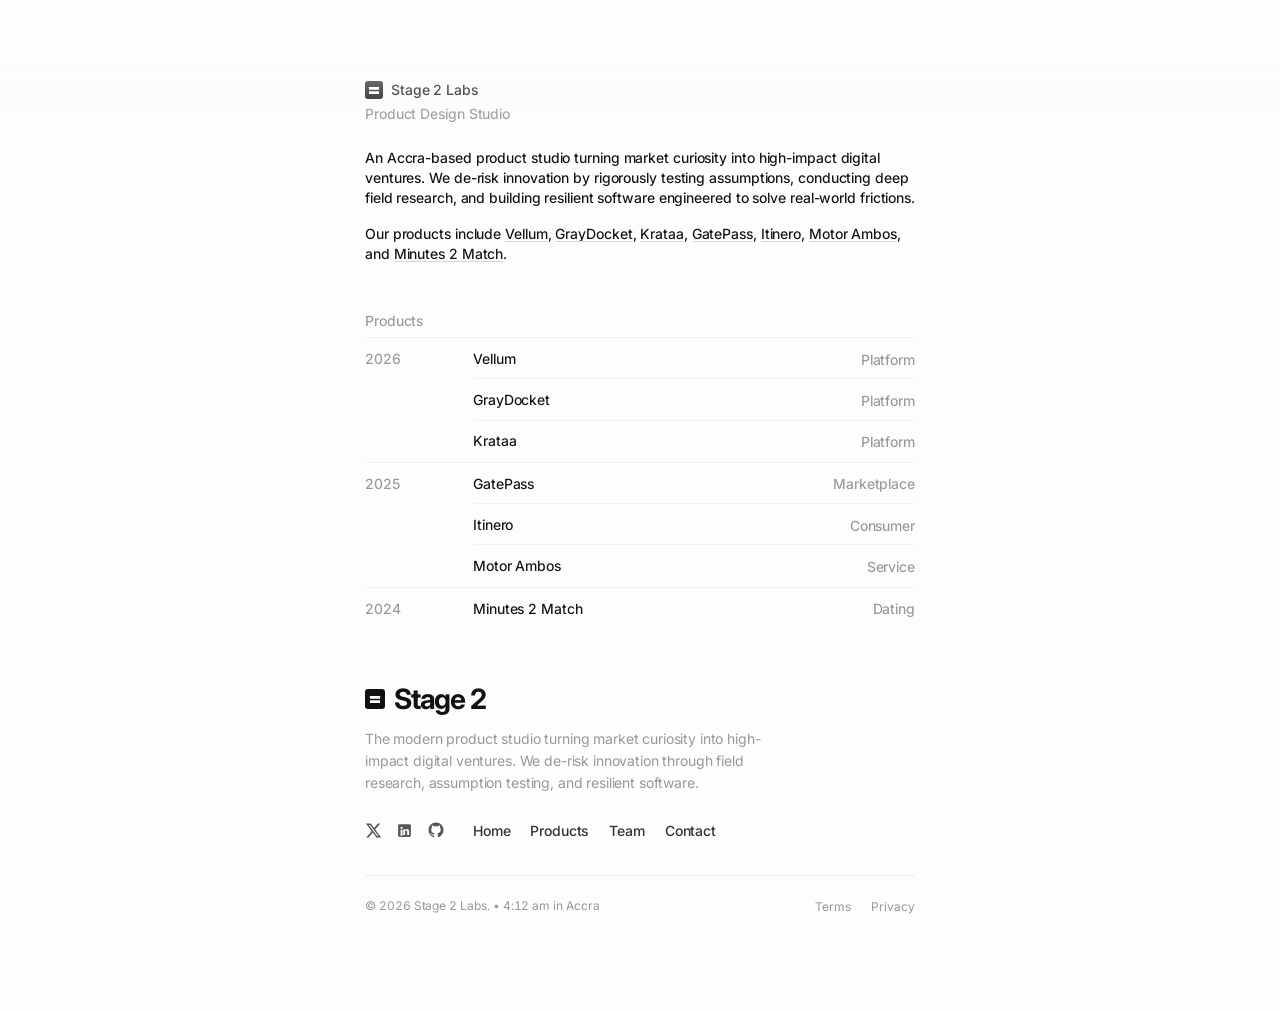
<file: index.html>
<!DOCTYPE html>
<html lang="en">
<head>
    <meta charset="utf-8">
    <meta name="viewport" content="width=device-width, initial-scale=1, maximum-scale=1, user-scalable=no">
    
    <!-- Primary Meta Tags -->
    <title>Stage 2 Labs — Product Design Studio</title>
    <meta name="title" content="Stage 2 Labs — Product Design Studio">
    <meta name="description" content="Stage2 is an Accra-based product studio turning market curiosity into high-impact digital ventures. We de-risk innovation through field research, assumption testing, and resilient software.">
    <meta name="keywords" content="Stage 2, Stage 2 Labs, Product Studio, Venture Studio, Accra, Ghana, Product Design, Software Engineering, African Tech, Vellum, GrayDocket, GatePass, Krataa">
    <meta name="author" content="Stage 2 Labs">
    <meta name="theme-color" content="#fdfdfc" media="(prefers-color-scheme: light)">
    <meta name="theme-color" content="#0d0d0d" media="(prefers-color-scheme: dark)">

    <!-- Open Graph / Facebook -->
    <meta property="og:type" content="website">
    <meta property="og:url" content="https://stage2.xyz/">
    <meta property="og:title" content="Stage 2 Labs — Product Design Studio">
    <meta property="og:description" content="An Accra-based product studio turning market curiosity into high-impact digital ventures.">
    <meta property="og:site_name" content="Stage 2 Labs">
    <meta property="og:locale" content="en_GH">

    <!-- Twitter -->
    <meta name="twitter:card" content="summary">
    <meta name="twitter:url" content="https://stage2.xyz/">
    <meta name="twitter:title" content="Stage 2 Labs — Product Design Studio">
    <meta name="twitter:description" content="An Accra-based product studio turning market curiosity into high-impact digital ventures.">
    <meta name="twitter:creator" content="@maxwellcofie">

    <!-- Favicon: Adaptive Stage 2 Logo Mark -->
    <link rel="icon" type="image/svg+xml" href="assets/favicon.svg">
    <link rel="alternate icon" href="data:image/svg+xml,<svg xmlns='http://www.w3.org/2000/svg' viewBox='0 0 100 100'><rect width='100' height='100' rx='22' fill='%23111111'/><rect x='20' y='31' width='60' height='16' rx='2.5' fill='%23ffffff'/><rect x='20' y='53' width='60' height='16' rx='2.5' fill='%23ffffff'/></svg>">
    
    <!-- Google Fonts: Inter -->
    <link rel="preconnect" href="https://fonts.googleapis.com">
    <link rel="preconnect" href="https://fonts.gstatic.com" crossorigin>
    <link href="https://fonts.googleapis.com/css2?family=Inter:wght@400;460;500;600;700;800&display=swap" rel="stylesheet">
    
    <style>
        :root {
            --font-inter: "Inter", system-ui, -apple-system, BlinkMacSystemFont, "Segoe UI", Roboto, "Helvetica Neue", Arial, sans-serif;
            --body-bg: #fdfdfc;
            --body-color: #111111;
            --muted-color: rgba(0, 0, 0, 0.4);
            --border-color: #f2f2f2;
            --underline-color: #d9d9d9;
            --underline-hover: #666666;
            --divider-color: #ededed;
        }

        @media (prefers-color-scheme: dark) {
            :root {
                --body-bg: #0d0d0d;
                --body-color: #f2f2f2;
                --muted-color: rgba(255, 255, 255, 0.4);
                --border-color: #1e1e1e;
                --underline-color: #333333;
                --underline-hover: #888888;
                --divider-color: #222222;
            }
        }

        *, *:before, *:after {
            box-sizing: border-box;
            margin: 0;
            padding: 0;
        }

        html {
            background: var(--body-bg);
            color: var(--body-color);
            font-size: 16px;
            text-rendering: optimizeLegibility;
            -webkit-font-smoothing: antialiased;
            -moz-osx-font-smoothing: grayscale;
        }

        body {
            font-family: var(--font-inter);
            min-height: 100%;
            overflow-y: scroll;
        }

        /* Top soft gradient mask */
        .container {
            max-width: 36.375rem;
            margin: 0 auto;
            padding: 5rem 1rem 2.5rem;
            position: relative;
        }

        @media screen and (max-width: 768px) {
            .container {
                padding: 2rem 1.5rem 2.5rem;
            }
        }

        .container:before {
            content: "";
            pointer-events: none;
            z-index: 9;
            position: fixed;
            top: 0;
            left: 0;
            right: 0;
            height: 8rem;
            background: linear-gradient(180deg, var(--body-bg) 0%, hsla(0, 0%, 100%, 0) 100%);
        }

        @media (prefers-color-scheme: dark) {
            .container:before {
                background: linear-gradient(180deg, var(--body-bg) 0%, rgba(13, 13, 13, 0) 100%);
            }
        }

        @media screen and (max-width: 768px) {
            .container:before {
                height: 2.5rem;
            }
        }

        /* Stagger In Animation */
        @keyframes staggerIn {
            0% {
                opacity: 0;
                transform: translateY(8px);
            }
            100% {
                opacity: 1;
                transform: translateY(0);
            }
        }

        .article > * {
            animation: staggerIn .5s ease both;
        }
        .article > :first-child { animation-delay: 0s; }
        .article > :nth-child(2) { animation-delay: .05s; }
        .article > :nth-child(3) { animation-delay: .1s; }
        .article > :nth-child(4) { animation-delay: .15s; }
        .post-list {
            animation: staggerIn .5s ease both;
            animation-delay: .2s;
        }
        .footer {
            animation: staggerIn .5s ease both;
            animation-delay: .25s;
        }

        /* Header / Inscription */
        .article > header {
            display: flex;
            flex-direction: column;
            gap: .25rem;
            padding: 0 0 .5rem;
        }

        .article > header h1 {
            color: var(--body-color);
            font-size: .875rem;
            font-weight: 500;
            line-height: 1.25rem;
            letter-spacing: -.00563rem;
            display: flex;
            align-items: center;
            gap: .5rem;
        }

        .brand-logo {
            display: inline-flex;
            align-items: center;
            justify-content: center;
            width: 1.125rem;
            height: 1.125rem;
            background: #111111;
            border-radius: 3px;
            flex-shrink: 0;
            cursor: pointer;
            overflow: hidden;
            transition: transform 0.2s cubic-bezier(0.16, 1, 0.3, 1), background-color 0.2s ease;
        }

        .brand-logo:hover {
            transform: scale(1.08);
        }

        .brand-logo:active {
            transform: scale(0.92);
        }

        .brand-logo svg {
            width: 10px;
            height: 7px;
            color: #ffffff;
            overflow: visible;
        }

        .brand-logo .bar {
            transition: transform 0.25s cubic-bezier(0.16, 1, 0.3, 1), opacity 0.2s ease;
        }

        /* Periodic subtle idle shift */
        @keyframes barCycleTop {
            0%, 65%, 100% {
                transform: scaleX(1);
            }
            72% {
                transform: scaleX(0.5);
            }
            80% {
                transform: scaleX(1.05);
            }
            86% {
                transform: scaleX(1);
            }
        }

        @keyframes barCycleBottom {
            0%, 65%, 100% {
                transform: scaleX(1);
            }
            75% {
                transform: scaleX(0.5);
            }
            83% {
                transform: scaleX(1.05);
            }
            89% {
                transform: scaleX(1);
            }
        }

        .brand-logo .bar-top {
            animation: barCycleTop 6s ease-in-out infinite;
            transform-origin: left center;
        }

        .brand-logo .bar-bottom {
            animation: barCycleBottom 6s ease-in-out infinite;
            transform-origin: right center;
        }

        /* Interactive hover: kinetic staggered slide */
        .brand-logo:hover .bar-top,
        .article > header h1:hover .bar-top {
            animation: none;
            transform: translateX(18px);
        }

        .brand-logo:hover .bar-bottom,
        .article > header h1:hover .bar-bottom {
            animation: none;
            transform: translateX(-18px);
        }

        @media (prefers-color-scheme: dark) {
            .brand-logo {
                background: #f2f2f2;
            }
            .brand-logo svg {
                color: #111111;
            }
        }

        .article > header time,
        .article > header .subtitle {
            color: var(--muted-color);
            font-size: .875rem;
            font-weight: 460;
            line-height: 1.25rem;
            letter-spacing: -.00563rem;
        }

        /* Paragraphs */
        .article > p {
            padding-top: 1rem;
            font-size: .875rem;
            font-weight: 460;
            line-height: 1.25rem;
            letter-spacing: -.00563rem;
            color: var(--body-color);
        }

        /* Benji-style underlined links */
        .basic-link {
            position: relative;
            display: inline;
            color: inherit;
            font-weight: inherit;
            line-height: inherit;
            text-decoration: none;
            transition: all .2s ease;
        }

        .basic-link:before {
            pointer-events: none;
            content: "";
            position: absolute;
            bottom: 0;
            left: 0;
            right: 0;
            height: 1px;
            border-radius: 2px;
            background: var(--underline-color);
            opacity: 1;
            transition: inherit;
        }

        .basic-link:hover:before {
            background: var(--underline-hover);
        }

        /* Section / Table List */
        .post-list {
            padding: 3rem 0 0;
        }

        .post-list-title {
            color: var(--muted-color);
            font-size: .875rem;
            font-weight: 460;
            letter-spacing: -.00563rem;
            padding-bottom: .5rem;
            border-bottom: 1px solid var(--border-color);
        }

        .post-list > ul {
            display: flex;
            flex-direction: column;
            list-style: none;
        }

        .post-list > ul > li {
            border-bottom: 1px solid var(--border-color);
        }

        .post-list > ul > li:last-child {
            border-bottom: none;
        }

        .post-list > ul > li > ul {
            display: flex;
            flex-direction: column;
            list-style: none;
        }

        .post-list > ul > li > ul > li > a {
            position: relative;
            display: flex;
            align-items: flex-start;
            justify-content: space-between;
            gap: 1rem;
            padding: .735rem 0 .735rem 6.75rem;
            text-decoration: none;
            color: inherit;
            transition: padding-bottom .2s ease;
        }

        @media screen and (max-width: 520px) {
            .post-list > ul > li > ul > li > a {
                padding-left: 3.5rem;
            }
        }

        .post-list > ul > li > ul > li > a:after {
            content: "";
            border-bottom: 1px solid var(--border-color);
            position: absolute;
            bottom: 0;
            left: 6.75rem;
            right: 0;
        }

        @media screen and (max-width: 520px) {
            .post-list > ul > li > ul > li > a:after {
                left: 3.5rem;
            }
        }

        .post-list > ul > li > ul > li:last-child > a:after {
            display: none;
        }

        .product-info {
            display: flex;
            flex-direction: column;
            gap: 0;
            min-width: 0;
            flex: 1;
        }

        .post-list > ul > li > ul > li > a h2 {
            display: inline-flex;
            align-items: center;
            color: var(--body-color);
            font-size: .875rem;
            font-weight: 460;
            letter-spacing: -.00563rem;
            transition: opacity .14s ease;
        }

        .post-list > ul > li > ul > li > a h2:after {
            content: "↗";
            font-size: 0.8em;
            opacity: 0;
            transform: translate(-3px, 2px);
            transition: opacity .14s ease, transform .14s ease;
        }

        .post-list > ul > li > ul > li > a:hover h2:after {
            opacity: 0.65;
            transform: translate(2px, -1px);
        }

        /* Micro-descriptions appearing on hover */
        .product-desc {
            font-size: .775rem;
            line-height: 1.35;
            color: var(--muted-color);
            letter-spacing: -.003rem;
            max-height: 0;
            opacity: 0;
            overflow: hidden;
            transform: translateY(-3px);
            transition: max-height .22s cubic-bezier(0.16, 1, 0.3, 1), opacity .18s ease, transform .18s ease, margin-top .18s ease;
            margin-top: 0;
            padding-right: 1.5rem;
        }

        .post-list > ul > li > ul > li > a:hover .product-desc {
            max-height: 3rem;
            opacity: 0.9;
            transform: translateY(0);
            margin-top: .25rem;
        }

        .post-list > ul > li > ul > li > a .meta {
            color: var(--muted-color);
            font-size: .875rem;
            font-weight: 460;
            line-height: normal;
            letter-spacing: -.00563rem;
            flex-shrink: 0;
            padding-top: .05rem;
        }

        .post-list > ul > li > ul > li > a .meta .tag {
            transition: opacity .14s ease;
            display: inline-block;
        }

        .post-list > ul > li > ul > li > a .meta .year {
            position: absolute;
            left: 0;
            top: .735rem;
            visibility: hidden;
            color: var(--muted-color);
        }

        .post-list > ul > li > ul > li:first-child > a .meta .year {
            visibility: visible;
        }

        /* Hover dimming effect */
        @media screen and (min-width: 520px) {
            .post-list > ul:hover > li > ul > li > a h2,
            .post-list > ul:hover > li > ul > li > a .meta .tag {
                opacity: .3;
            }
            .post-list > ul:hover > li > ul > li > a .meta .year {
                opacity: 1;
            }
        }

        .post-list > ul > li > ul > li > a:hover h2,
        .post-list > ul > li > ul > li > a:hover .meta .tag {
            opacity: 1;
        }

        /* Footer */
        .footer {
            padding: 3.5rem 0 3.5rem;
        }

        .footer-container {
            max-width: 36.375rem;
            margin: 0 auto;
        }

        .footer-brand {
            display: inline-flex;
            align-items: center;
            gap: .55rem;
            text-decoration: none;
            color: var(--body-color);
            margin-bottom: 0.95rem;
        }

        .footer-logo {
            width: 1.25rem;
            height: 1.25rem;
        }

        .footer-brand:hover .bar-top {
            animation: none;
            transform: translateX(18px);
        }

        .footer-brand:hover .bar-bottom {
            animation: none;
            transform: translateX(-18px);
        }

        .footer-brand-text {
            font-size: 1.75rem;
            font-weight: 700;
            letter-spacing: -0.04em;
            color: var(--body-color);
            line-height: 1;
        }

        .footer-desc {
            color: var(--muted-color);
            font-size: 0.875rem;
            font-weight: 400;
            line-height: 1.55;
            letter-spacing: -0.01em;
            max-width: 26rem;
            margin-bottom: 1.75rem;
        }

        .footer-nav-row {
            display: flex;
            align-items: center;
            gap: 1.75rem;
            flex-wrap: wrap;
            margin-bottom: 2.25rem;
        }

        .footer-socials {
            display: flex;
            align-items: center;
            gap: 0.875rem;
        }

        .footer-icon-link {
            color: var(--body-color);
            opacity: 0.7;
            display: inline-flex;
            align-items: center;
            justify-content: center;
            text-decoration: none;
            transition: opacity 0.15s ease, transform 0.15s ease;
        }

        .footer-icon-link:hover {
            opacity: 1;
            transform: translateY(-1px);
        }

        .footer-links {
            display: flex;
            align-items: center;
            gap: 1.25rem;
            flex-wrap: wrap;
        }

        .footer-link {
            color: var(--body-color);
            font-size: 0.875rem;
            font-weight: 500;
            letter-spacing: -0.01em;
            text-decoration: none;
            opacity: 0.85;
            transition: opacity 0.15s ease, color 0.15s ease;
        }

        .footer-link:hover {
            opacity: 1;
            color: var(--body-color);
        }

        .footer-divider {
            height: 1px;
            background: var(--divider-color);
            width: 100%;
            margin-bottom: 1.35rem;
        }

        .footer-bottom {
            display: flex;
            align-items: center;
            justify-content: space-between;
            gap: 1rem;
            flex-wrap: wrap;
        }

        .footer-copyright {
            color: var(--muted-color);
            font-size: 0.75rem;
            font-weight: 400;
            letter-spacing: -0.005em;
            line-height: 1.4;
            font-variant-numeric: tabular-nums;
        }

        .footer-legal {
            display: flex;
            align-items: center;
            gap: 1.25rem;
        }

        .footer-legal-link {
            color: var(--muted-color);
            font-size: 0.75rem;
            font-weight: 400;
            text-decoration: none;
            transition: color 0.15s ease;
        }

        .footer-legal-link:hover {
            color: var(--body-color);
        }

        @media screen and (max-width: 520px) {
            .footer {
                padding: 2.75rem 0 2.5rem;
            }

            .footer-nav-row {
                gap: 1.25rem;
            }

            .footer-bottom {
                flex-direction: column;
                align-items: flex-start;
                gap: 0.75rem;
            }
        }
    </style>
</head>
<body>
    <div class="container">
        <article class="article">
            <header>
                <h1>
                    <span class="brand-logo" aria-hidden="true" title="Stage 2 Labs">
                        <svg viewBox="0 0 186 126" fill="currentColor">
                            <rect class="bar bar-top" width="186" height="50" rx="4"></rect>
                            <rect class="bar bar-bottom" y="76" width="186" height="50" rx="4"></rect>
                        </svg>
                    </span>
                    Stage 2 Labs
                </h1>
                <p class="subtitle">Product Design Studio</p>
            </header>

            <p>An Accra-based product studio turning market curiosity into high-impact digital ventures. We de-risk innovation by rigorously testing assumptions, conducting deep field research, and building resilient software engineered to solve real-world frictions.</p>

            <p>Our products include <a class="basic-link" target="_blank" rel="noopener noreferrer" href="https://getvellum.org">Vellum</a>, <a class="basic-link" target="_blank" rel="noopener noreferrer" href="https://graydocket.com">GrayDocket</a>, <a class="basic-link" target="_blank" rel="noopener noreferrer" href="https://krataa.app">Krataa</a>, <a class="basic-link" target="_blank" rel="noopener noreferrer" href="https://gatepass.so">GatePass</a>, <a class="basic-link" target="_blank" rel="noopener noreferrer" href="https://tryitinero.com">Itinero</a>, <a class="basic-link" target="_blank" rel="noopener noreferrer" href="https://motorambos.com">Motor Ambos</a>, and <a class="basic-link" target="_blank" rel="noopener noreferrer" href="https://minutes2match.com/">Minutes 2 Match</a>.</p>
        </article>

        <section class="post-list" id="products">
            <h3 class="post-list-title">Products</h3>
            <ul>
                <!-- 2026 -->
                <li>
                    <ul>
                        <li>
                            <a href="products/vellum">
                                <div class="product-info">
                                    <h2>Vellum</h2>
                                    <p class="product-desc">Wills and digital legacy planning for Ghanaian families.</p>
                                </div>
                                <span class="meta">
                                    <span class="tag">Platform</span>
                                    <span class="year">2026</span>
                                </span>
                            </a>
                        </li>
                        <li>
                            <a href="products/graydocket">
                                <div class="product-info">
                                    <h2>GrayDocket</h2>
                                    <p class="product-desc">Business registration and ongoing compliance for founders in Ghana.</p>
                                </div>
                                <span class="meta">
                                    <span class="tag">Platform</span>
                                    <span class="year">2026</span>
                                </span>
                            </a>
                        </li>
                        <li>
                            <a href="products/krataa">
                                <div class="product-info">
                                    <h2>Krataa</h2>
                                    <p class="product-desc">Business email for Ghanaian shops, with SMS alerts that work without data.</p>
                                </div>
                                <span class="meta">
                                    <span class="tag">Platform</span>
                                    <span class="year">2026</span>
                                </span>
                            </a>
                        </li>
                    </ul>
                </li>

                <!-- 2025 -->
                <li>
                    <ul>
                        <li>
                            <a href="products/gatepass">
                                <div class="product-info">
                                    <h2>GatePass</h2>
                                    <p class="product-desc">Video-first event discovery and ticketing with part-pay and fast payouts.</p>
                                </div>
                                <span class="meta">
                                    <span class="tag">Marketplace</span>
                                    <span class="year">2025</span>
                                </span>
                            </a>
                        </li>
                        <li>
                            <a href="products/itinero">
                                <div class="product-info">
                                    <h2>Itinero</h2>
                                    <p class="product-desc">Meet Itinero, your guide to turning trip photos into a hardcover album.</p>
                                </div>
                                <span class="meta">
                                    <span class="tag">Consumer</span>
                                    <span class="year">2025</span>
                                </span>
                            </a>
                        </li>
                        <li>
                            <a href="products/motor-ambos">
                                <div class="product-info">
                                    <h2>Motor Ambos</h2>
                                    <p class="product-desc">Car papers, renewal reminders and roadside help for drivers and fleets.</p>
                                </div>
                                <span class="meta">
                                    <span class="tag">Service</span>
                                    <span class="year">2025</span>
                                </span>
                            </a>
                        </li>
                    </ul>
                </li>

                <!-- 2024 -->
                <li>
                    <ul>
                        <li>
                            <a href="products/minutes-2-match">
                                <div class="product-info">
                                    <h2>Minutes 2 Match</h2>
                                    <p class="product-desc">Values-based weekly matchmaking and curated dating events.</p>
                                </div>
                                <span class="meta">
                                    <span class="tag">Dating</span>
                                    <span class="year">2024</span>
                                </span>
                            </a>
                        </li>
                    </ul>
                </li>
            </ul>
        </section>

        <footer class="footer">
            <div class="footer-container">
                <div class="footer-brand-wrap">
                    <a href="./" class="footer-brand" aria-label="Stage 2 Labs">
                        <span class="brand-logo footer-logo" aria-hidden="true">
                            <svg viewBox="0 0 186 126" fill="currentColor">
                                <rect class="bar bar-top" width="186" height="50" rx="4"></rect>
                                <rect class="bar bar-bottom" y="76" width="186" height="50" rx="4"></rect>
                            </svg>
                        </span>
                        <span class="footer-brand-text">Stage 2</span>
                    </a>
                </div>

                <p class="footer-desc">
                    The modern product studio turning market curiosity into high-impact digital ventures. We de-risk innovation through field research, assumption testing, and resilient software.
                </p>

                <div class="footer-nav-row">
                    <div class="footer-socials">
                        <a href="https://twitter.com/maxwellcofie" target="_blank" rel="noopener noreferrer" aria-label="X (formerly Twitter)" class="footer-icon-link">
                            <svg width="17" height="17" viewBox="0 0 24 24" fill="currentColor">
                                <path d="M18.244 2.25h3.308l-7.227 8.26 8.502 11.24H16.17l-5.214-6.817L4.99 21.75H1.68l7.73-8.835L1.254 2.25H8.08l4.713 6.231zm-1.161 17.52h1.833L7.084 4.126H5.117z"/>
                            </svg>
                        </a>
                        <a href="https://linkedin.com/in/maxwellcofie" target="_blank" rel="noopener noreferrer" aria-label="LinkedIn" class="footer-icon-link">
                            <svg width="17" height="17" viewBox="0 0 24 24" fill="currentColor">
                                <path d="M19 3a2 2 0 0 1 2 2v14a2 2 0 0 1-2 2H5a2 2 0 0 1-2-2V5a2 2 0 0 1 2-2h14m-.5 15.5v-5.3a3.26 3.26 0 0 0-3.26-3.26c-.85 0-1.84.52-2.28 1.3v-1.11h-2.79v8.37h2.79v-4.93c0-.77.62-1.4 1.39-1.4a1.4 1.4 0 0 1 1.4 1.4v4.93h2.75M6.46 10.9v8.37H9.2V10.9H6.46M7.83 6.55a1.6 1.6 0 0 0-1.6 1.6 1.6 1.6 0 0 0 1.6 1.6 1.6 1.6 0 0 0 1.6-1.6 1.6 1.6 0 0 0-1.6-1.6z"/>
                            </svg>
                        </a>
                        <a href="https://github.com/maxwellcofie" target="_blank" rel="noopener noreferrer" aria-label="GitHub" class="footer-icon-link">
                            <svg width="18" height="18" viewBox="0 0 24 24" fill="currentColor">
                                <path fill-rule="evenodd" clip-rule="evenodd" d="M12 2C6.477 2 2 6.484 2 12.017c0 4.425 2.865 8.18 6.839 9.504.5.092.682-.217.682-.483 0-.237-.008-.868-.013-1.703-2.782.605-3.369-1.343-3.369-1.343-.454-1.158-1.11-1.466-1.11-1.466-.908-.62.069-.608.069-.608 1.003.07 1.53 1.032 1.53 1.032.892 1.53 2.341 1.088 2.91.832.092-.647.35-1.088.636-1.338-2.22-.253-4.555-1.113-4.555-4.951 0-1.093.39-1.988 1.029-2.688-.103-.253-.446-1.272.098-2.65 0 0 .84-.27 2.75 1.026A9.564 9.564 0 0112 6.844c.85.004 1.705.115 2.504.337 1.909-1.296 2.747-1.027 2.747-1.027.546 1.379.202 2.398.1 2.651.64.7 1.028 1.595 1.028 2.688 0 3.848-2.339 4.695-4.566 4.943.359.309.678.92.678 1.855 0 1.338-.012 2.419-.012 2.747 0 .268.18.58.688.482A10.019 10.019 0 0022 12.017C22 6.484 17.522 2 12 2z"/>
                            </svg>
                        </a>
                    </div>
                    <nav class="footer-links" aria-label="Footer Navigation">
                        <a href="./" class="footer-link">Home</a>
                        <a href="./#products" class="footer-link">Products</a>
                        <a href="./team" class="footer-link">Team</a>
                        <a href="mailto:hello@stage2.xyz" class="footer-link">Contact</a>
                    </nav>
                </div>

                <div class="footer-divider"></div>

                <div class="footer-bottom">
                    <p class="footer-copyright">
                        © 2026 Stage 2 Labs. <span class="footer-time">• <span id="accra-time"></span> in Accra</span>
                    </p>
                    <div class="footer-legal">
                        <a href="#" class="footer-legal-link">Terms</a>
                        <a href="#" class="footer-legal-link">Privacy</a>
                    </div>
                </div>
            </div>
        </footer>
    </div>

    <script>
        function updateAccraTime() {
            try {
                const el = document.getElementById('accra-time');
                if (!el) return;
                const now = new Date();
                const timeString = new Intl.DateTimeFormat('en-US', {
                    timeZone: 'Africa/Accra',
                    hour: 'numeric',
                    minute: '2-digit',
                    hour12: true
                }).format(now).toLowerCase();
                el.textContent = timeString;
            } catch (e) {}
        }
        updateAccraTime();
        setInterval(updateAccraTime, 1000);
    </script>
</body>
</html>
</file>
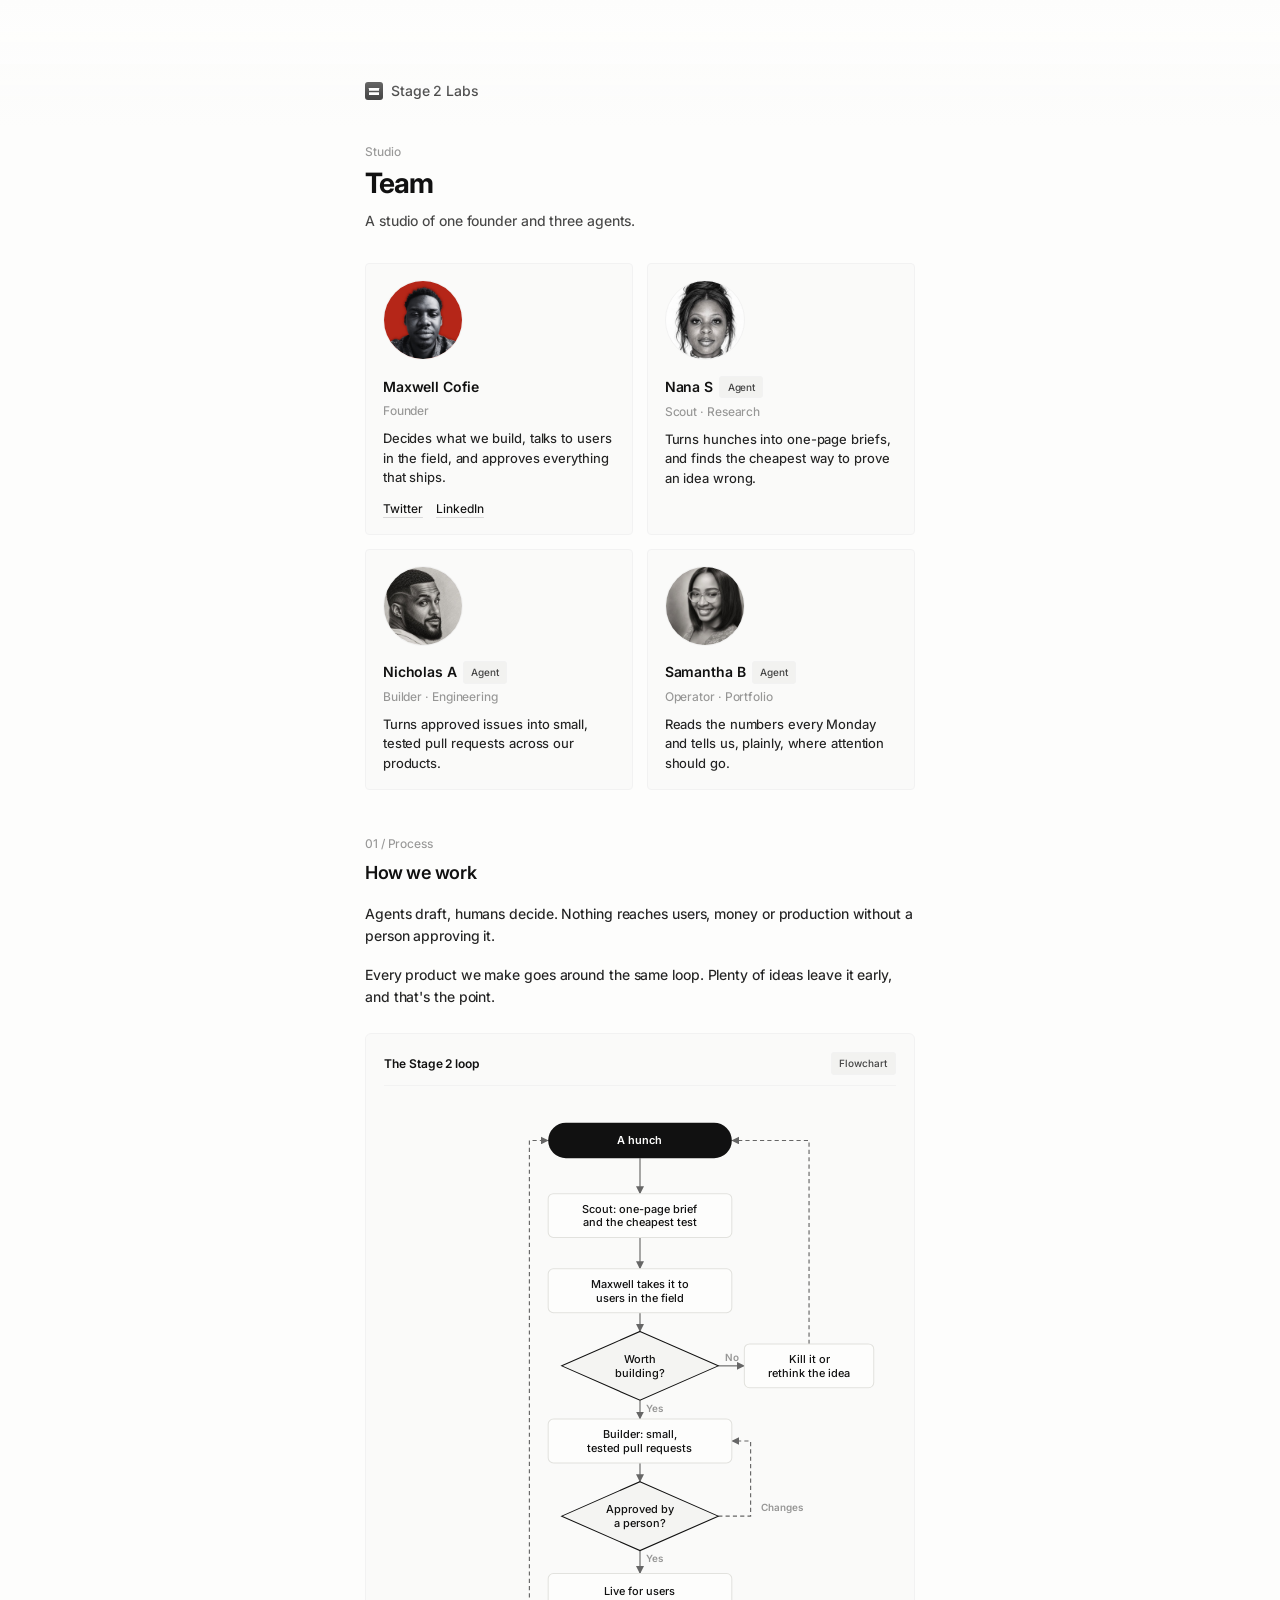
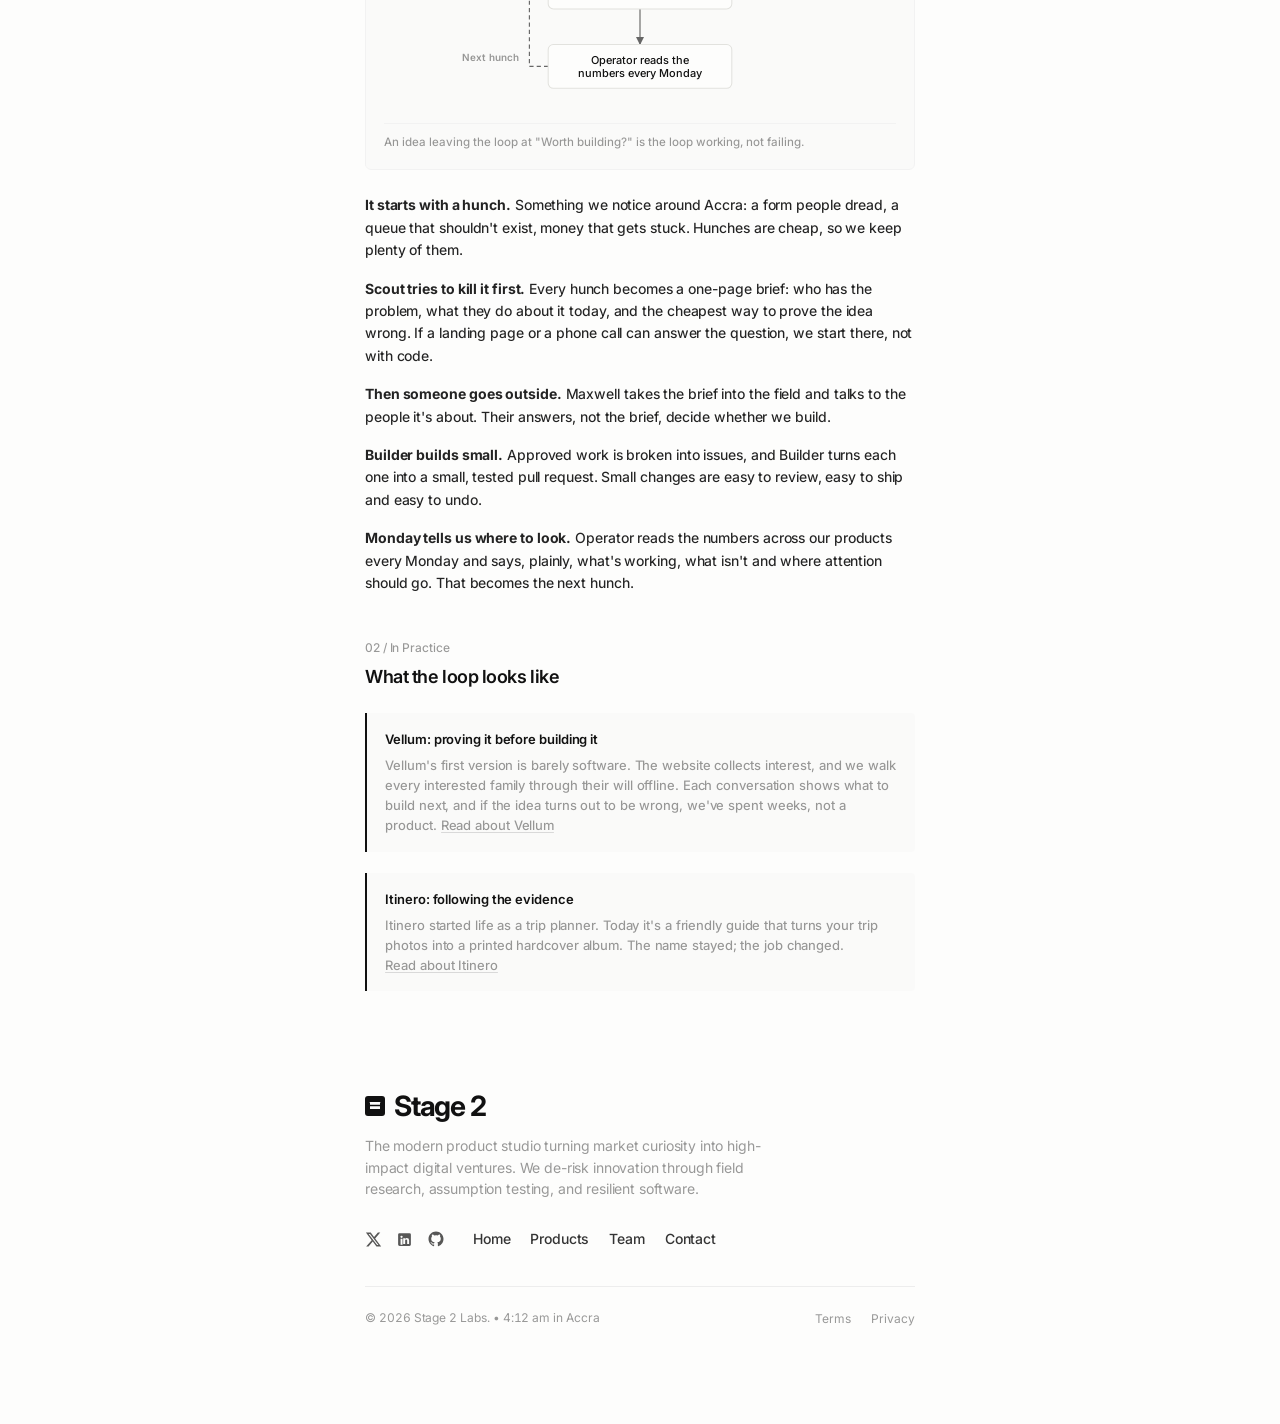
<file: team.html>
<!DOCTYPE html>
<html lang="en">
<head>
    <meta charset="utf-8">
    <meta name="viewport" content="width=device-width, initial-scale=1, maximum-scale=1, user-scalable=no">
    
    <title>Team | Stage 2 Labs</title>
    <meta name="title" content="Team | Stage 2 Labs">
    <meta name="description" content="Stage 2 Labs is one founder and three AI agents: Nana S (Scout), Nicholas A (Builder) and Samantha B (Operator).">
    
    <link rel="icon" type="image/svg+xml" href="assets/favicon.svg">
    <link rel="preconnect" href="https://fonts.googleapis.com">
    <link rel="preconnect" href="https://fonts.gstatic.com" crossorigin>
    <link href="https://fonts.googleapis.com/css2?family=Inter:wght@400;460;500;600;700;800&display=swap" rel="stylesheet">
    <link rel="stylesheet" href="assets/css/product-doc.css">
</head>
<body>
    <div class="container">
        <article class="doc-article">
            <!-- Navigation -->
            <nav class="doc-nav">
                <a href="./" class="back-link">
                    <span class="brand-logo" aria-hidden="true" title="Stage 2 Labs">
                        <svg viewBox="0 0 186 126" fill="currentColor">
                            <rect class="bar bar-top" width="186" height="50" rx="4"></rect>
                            <rect class="bar bar-bottom" y="76" width="186" height="50" rx="4"></rect>
                        </svg>
                    </span>
                    Stage 2 Labs
                </a>
            </nav>

            <!-- Header -->
            <header class="doc-header">
                <div class="section-eyebrow">Studio</div>
                <h1 class="doc-title">Team</h1>
                <p class="doc-lead">
                    A studio of one founder and three agents.
                </p>
            </header>

            <!-- Team -->
            <div class="team-grid">
                <div class="team-card">
                    <img class="team-avatar" src="assets/team/maxwell.jpg" alt="Maxwell Cofie" width="80" height="80">
                    <h3 class="team-name">Maxwell Cofie</h3>
                    <p class="team-role">Founder</p>
                    <p class="team-desc">Decides what we build, talks to users in the field, and approves everything that ships.</p>
                    <div class="team-links">
                        <a href="https://twitter.com/maxwellcofie" target="_blank" rel="noopener noreferrer" class="basic-link">Twitter</a>
                        <a href="https://linkedin.com/in/maxwellcofie" target="_blank" rel="noopener noreferrer" class="basic-link">LinkedIn</a>
                    </div>
                </div>
                <div class="team-card">
                    <img class="team-avatar" src="assets/team/nana.jpg" alt="Nana S, research agent" width="80" height="80">
                    <h3 class="team-name">Nana S <span class="flow-badge">Agent</span></h3>
                    <p class="team-role">Scout · Research</p>
                    <p class="team-desc">Turns hunches into one-page briefs, and finds the cheapest way to prove an idea wrong.</p>
                </div>
                <div class="team-card">
                    <img class="team-avatar" src="assets/team/nicholas.jpg" alt="Nicholas A, engineering agent" width="80" height="80">
                    <h3 class="team-name">Nicholas A <span class="flow-badge">Agent</span></h3>
                    <p class="team-role">Builder · Engineering</p>
                    <p class="team-desc">Turns approved issues into small, tested pull requests across our products.</p>
                </div>
                <div class="team-card">
                    <img class="team-avatar" src="assets/team/samantha.jpg" alt="Samantha B, portfolio agent" width="80" height="80">
                    <h3 class="team-name">Samantha B <span class="flow-badge">Agent</span></h3>
                    <p class="team-role">Operator · Portfolio</p>
                    <p class="team-desc">Reads the numbers every Monday and tells us, plainly, where attention should go.</p>
                </div>
            </div>

            <!-- 01. Process -->
            <section class="doc-section">
                <div class="section-eyebrow">01 / Process</div>
                <h2 class="section-title">How we work</h2>
                <p>
                    Agents draft, humans decide. Nothing reaches users, money or production without a person approving it.
                </p>
                <p>
                    Every product we make goes around the same loop. Plenty of ideas leave it early, and that's the point.
                </p>

                <figure class="flow-diagram fc-figure">
                    <div class="flow-header">
                        <span class="flow-title">The Stage 2 loop</span>
                        <span class="flow-badge">Flowchart</span>
                    </div>
                    <div class="fc-scroll">
                        <svg class="fc fc-wide" viewBox="0 0 460 578" role="img" aria-label="The Stage 2 loop: from hunch to shipped product and back" xmlns="http://www.w3.org/2000/svg">
                        <defs><marker id="fc-arrow" viewBox="0 0 8 8" refX="7.5" refY="4" markerWidth="7" markerHeight="7" orient="auto-start-reverse"><path class="fc-arrowhead" d="M0 0 L8 4 L0 8 Z"/></marker></defs>
                        <path class="fc-edge" d="M230 51 L230 85" marker-end="url(#fc-arrow)"/>
                        <path class="fc-edge" d="M230 127 L230 157" marker-end="url(#fc-arrow)"/>
                        <path class="fc-edge" d="M230 199 L230 217" marker-end="url(#fc-arrow)"/>
                        <path class="fc-edge" d="M305 250 L317.5 250 L317.5 250 L330 250" marker-end="url(#fc-arrow)"/>
                        <text class="fc-edge-label" x="311" y="245">No</text>
                        <path class="fc-edge dashed" d="M392 229 L392 34 L318 34" marker-end="url(#fc-arrow)"/>
                        <path class="fc-edge" d="M230 283 L230 301" marker-end="url(#fc-arrow)"/>
                        <text class="fc-edge-label" x="236" y="294">Yes</text>
                        <path class="fc-edge" d="M230 343 L230 361" marker-end="url(#fc-arrow)"/>
                        <path class="fc-edge dashed" d="M305 394 L336 394 L336 322 L318 322" marker-end="url(#fc-arrow)"/>
                        <text class="fc-edge-label" x="346" y="389">Changes</text>
                        <path class="fc-edge" d="M230 427 L230 449" marker-end="url(#fc-arrow)"/>
                        <text class="fc-edge-label" x="236" y="438">Yes</text>
                        <path class="fc-edge" d="M230 483 L230 517" marker-end="url(#fc-arrow)"/>
                        <path class="fc-edge dashed" d="M142 538 L124 538 L124 34 L142 34" marker-end="url(#fc-arrow)"/>
                        <text class="fc-edge-label" text-anchor="end" x="114" y="533">Next hunch</text>
                        <rect class="fc-term" x="142" y="17" width="176" height="34" rx="17"/>
                        <text class="fc-term-text" text-anchor="middle" dominant-baseline="central"><tspan x="230" y="34">A hunch</tspan></text>
                        <rect class="fc-proc" x="142" y="85" width="176" height="42" rx="5"/>
                        <text class="fc-text" text-anchor="middle" dominant-baseline="central"><tspan x="230" y="99.5">Scout: one-page brief</tspan><tspan x="230" y="112.5">and the cheapest test</tspan></text>
                        <rect class="fc-proc" x="142" y="157" width="176" height="42" rx="5"/>
                        <text class="fc-text" text-anchor="middle" dominant-baseline="central"><tspan x="230" y="171.5">Maxwell takes it to</tspan><tspan x="230" y="184.5">users in the field</tspan></text>
                        <polygon class="fc-dec" points="230,217 305,250 230,283 155,250"/>
                        <text class="fc-text" text-anchor="middle" dominant-baseline="central"><tspan x="230" y="243.5">Worth</tspan><tspan x="230" y="256.5">building?</tspan></text>
                        <rect class="fc-proc" x="330" y="229" width="124" height="42" rx="5"/>
                        <text class="fc-text" text-anchor="middle" dominant-baseline="central"><tspan x="392" y="243.5">Kill it or</tspan><tspan x="392" y="256.5">rethink the idea</tspan></text>
                        <rect class="fc-proc" x="142" y="301" width="176" height="42" rx="5"/>
                        <text class="fc-text" text-anchor="middle" dominant-baseline="central"><tspan x="230" y="315.5">Builder: small,</tspan><tspan x="230" y="328.5">tested pull requests</tspan></text>
                        <polygon class="fc-dec" points="230,361 305,394 230,427 155,394"/>
                        <text class="fc-text" text-anchor="middle" dominant-baseline="central"><tspan x="230" y="387.5">Approved by</tspan><tspan x="230" y="400.5">a person?</tspan></text>
                        <rect class="fc-proc" x="142" y="449" width="176" height="34" rx="5"/>
                        <text class="fc-text" text-anchor="middle" dominant-baseline="central"><tspan x="230" y="466">Live for users</tspan></text>
                        <rect class="fc-proc" x="142" y="517" width="176" height="42" rx="5"/>
                        <text class="fc-text" text-anchor="middle" dominant-baseline="central"><tspan x="230" y="531.5">Operator reads the</tspan><tspan x="230" y="544.5">numbers every Monday</tspan></text>
                        </svg>
                        <svg class="fc fc-narrow" viewBox="0 0 344 578" role="img" aria-label="The Stage 2 loop: from hunch to shipped product and back" xmlns="http://www.w3.org/2000/svg">
                        <defs><marker id="fc-arrow-narrow" viewBox="0 0 8 8" refX="7.5" refY="4" markerWidth="7" markerHeight="7" orient="auto-start-reverse"><path class="fc-arrowhead" d="M0 0 L8 4 L0 8 Z"/></marker></defs>
                        <path class="fc-edge" d="M165 51 L165 85" marker-end="url(#fc-arrow-narrow)"/>
                        <path class="fc-edge" d="M165 127 L165 157" marker-end="url(#fc-arrow-narrow)"/>
                        <path class="fc-edge" d="M165 199 L165 217" marker-end="url(#fc-arrow-narrow)"/>
                        <path class="fc-edge" d="M225 250 L236.5 250 L236.5 250 L248 250" marker-end="url(#fc-arrow-narrow)"/>
                        <text class="fc-edge-label" x="231" y="245">No</text>
                        <path class="fc-edge dashed" d="M294 222.5 L294 34 L240 34" marker-end="url(#fc-arrow-narrow)"/>
                        <path class="fc-edge" d="M165 283 L165 301" marker-end="url(#fc-arrow-narrow)"/>
                        <text class="fc-edge-label" x="171" y="294">Yes</text>
                        <path class="fc-edge" d="M165 343 L165 361" marker-end="url(#fc-arrow-narrow)"/>
                        <path class="fc-edge dashed" d="M225 394 L258 394 L258 322 L240 322" marker-end="url(#fc-arrow-narrow)"/>
                        <text class="fc-edge-label" x="268" y="389">Changes</text>
                        <path class="fc-edge" d="M165 427 L165 449" marker-end="url(#fc-arrow-narrow)"/>
                        <text class="fc-edge-label" x="171" y="438">Yes</text>
                        <path class="fc-edge" d="M165 483 L165 517" marker-end="url(#fc-arrow-narrow)"/>
                        <path class="fc-edge dashed" d="M90 538 L72 538 L72 34 L90 34" marker-end="url(#fc-arrow-narrow)"/>
                        <text class="fc-edge-label" text-anchor="end" x="62" y="533">Next hunch</text>
                        <rect class="fc-term" x="90" y="17" width="150" height="34" rx="17"/>
                        <text class="fc-term-text" text-anchor="middle" dominant-baseline="central"><tspan x="165" y="34">A hunch</tspan></text>
                        <rect class="fc-proc" x="90" y="85" width="150" height="42" rx="5"/>
                        <text class="fc-text" text-anchor="middle" dominant-baseline="central"><tspan x="165" y="99.5">Scout: one-page brief</tspan><tspan x="165" y="112.5">and the cheapest test</tspan></text>
                        <rect class="fc-proc" x="90" y="157" width="150" height="42" rx="5"/>
                        <text class="fc-text" text-anchor="middle" dominant-baseline="central"><tspan x="165" y="171.5">Maxwell takes it to</tspan><tspan x="165" y="184.5">users in the field</tspan></text>
                        <polygon class="fc-dec" points="165,217 225,250 165,283 105,250"/>
                        <text class="fc-text" text-anchor="middle" dominant-baseline="central"><tspan x="165" y="243.5">Worth</tspan><tspan x="165" y="256.5">building?</tspan></text>
                        <rect class="fc-proc" x="248" y="222.5" width="92" height="55" rx="5"/>
                        <text class="fc-text" text-anchor="middle" dominant-baseline="central"><tspan x="294" y="237">Kill it or</tspan><tspan x="294" y="250">rethink</tspan><tspan x="294" y="263">the idea</tspan></text>
                        <rect class="fc-proc" x="90" y="301" width="150" height="42" rx="5"/>
                        <text class="fc-text" text-anchor="middle" dominant-baseline="central"><tspan x="165" y="315.5">Builder: small,</tspan><tspan x="165" y="328.5">tested pull requests</tspan></text>
                        <polygon class="fc-dec" points="165,361 225,394 165,427 105,394"/>
                        <text class="fc-text" text-anchor="middle" dominant-baseline="central"><tspan x="165" y="387.5">Approved by</tspan><tspan x="165" y="400.5">a person?</tspan></text>
                        <rect class="fc-proc" x="90" y="449" width="150" height="34" rx="5"/>
                        <text class="fc-text" text-anchor="middle" dominant-baseline="central"><tspan x="165" y="466">Live for users</tspan></text>
                        <rect class="fc-proc" x="90" y="517" width="150" height="42" rx="5"/>
                        <text class="fc-text" text-anchor="middle" dominant-baseline="central"><tspan x="165" y="531.5">Operator reads the</tspan><tspan x="165" y="544.5">numbers every Monday</tspan></text>
                        </svg>
                    </div>
                    <figcaption class="wf-caption">An idea leaving the loop at "Worth building?" is the loop working, not failing.</figcaption>
                </figure>

                <p>
                    <strong>It starts with a hunch.</strong> Something we notice around Accra: a form people dread, a queue that shouldn't exist, money that gets stuck. Hunches are cheap, so we keep plenty of them.
                </p>
                <p>
                    <strong>Scout tries to kill it first.</strong> Every hunch becomes a one-page brief: who has the problem, what they do about it today, and the cheapest way to prove the idea wrong. If a landing page or a phone call can answer the question, we start there, not with code.
                </p>
                <p>
                    <strong>Then someone goes outside.</strong> Maxwell takes the brief into the field and talks to the people it's about. Their answers, not the brief, decide whether we build.
                </p>
                <p>
                    <strong>Builder builds small.</strong> Approved work is broken into issues, and Builder turns each one into a small, tested pull request. Small changes are easy to review, easy to ship and easy to undo.
                </p>
                <p>
                    <strong>Monday tells us where to look.</strong> Operator reads the numbers across our products every Monday and says, plainly, what's working, what isn't and where attention should go. That becomes the next hunch.
                </p>
            </section>

            <!-- 02. In Practice -->
            <section class="doc-section">
                <div class="section-eyebrow">02 / In Practice</div>
                <h2 class="section-title">What the loop looks like</h2>
                <div class="callout-box">
                    <div class="callout-title">Vellum: proving it before building it</div>
                    <p>
                        Vellum's first version is barely software. The website collects interest, and we walk every interested family through their will offline. Each conversation shows what to build next, and if the idea turns out to be wrong, we've spent weeks, not a product. <a href="products/vellum" class="basic-link">Read about Vellum</a>
                    </p>
                </div>

                <div class="callout-box">
                    <div class="callout-title">Itinero: following the evidence</div>
                    <p>
                        Itinero started life as a trip planner. Today it's a friendly guide that turns your trip photos into a printed hardcover album. The name stayed; the job changed. <a href="products/itinero" class="basic-link">Read about Itinero</a>
                    </p>
                </div>
            </section>
        </article>

        <!-- Footer -->
        <footer class="footer">
            <div class="footer-container">
                <div class="footer-brand-wrap">
                    <a href="./" class="footer-brand" aria-label="Stage 2 Labs">
                        <span class="brand-logo footer-logo" aria-hidden="true">
                            <svg viewBox="0 0 186 126" fill="currentColor">
                                <rect class="bar bar-top" width="186" height="50" rx="4"></rect>
                                <rect class="bar bar-bottom" y="76" width="186" height="50" rx="4"></rect>
                            </svg>
                        </span>
                        <span class="footer-brand-text">Stage 2</span>
                    </a>
                </div>

                <p class="footer-desc">
                    The modern product studio turning market curiosity into high-impact digital ventures. We de-risk innovation through field research, assumption testing, and resilient software.
                </p>

                <div class="footer-nav-row">
                    <div class="footer-socials">
                        <a href="https://twitter.com/maxwellcofie" target="_blank" rel="noopener noreferrer" aria-label="X (formerly Twitter)" class="footer-icon-link">
                            <svg width="17" height="17" viewBox="0 0 24 24" fill="currentColor">
                                <path d="M18.244 2.25h3.308l-7.227 8.26 8.502 11.24H16.17l-5.214-6.817L4.99 21.75H1.68l7.73-8.835L1.254 2.25H8.08l4.713 6.231zm-1.161 17.52h1.833L7.084 4.126H5.117z"/>
                            </svg>
                        </a>
                        <a href="https://linkedin.com/in/maxwellcofie" target="_blank" rel="noopener noreferrer" aria-label="LinkedIn" class="footer-icon-link">
                            <svg width="17" height="17" viewBox="0 0 24 24" fill="currentColor">
                                <path d="M19 3a2 2 0 0 1 2 2v14a2 2 0 0 1-2 2H5a2 2 0 0 1-2-2V5a2 2 0 0 1 2-2h14m-.5 15.5v-5.3a3.26 3.26 0 0 0-3.26-3.26c-.85 0-1.84.52-2.28 1.3v-1.11h-2.79v8.37h2.79v-4.93c0-.77.62-1.4 1.39-1.4a1.4 1.4 0 0 1 1.4 1.4v4.93h2.75M6.46 10.9v8.37H9.2V10.9H6.46M7.83 6.55a1.6 1.6 0 0 0-1.6 1.6 1.6 1.6 0 0 0 1.6 1.6 1.6 1.6 0 0 0 1.6-1.6 1.6 1.6 0 0 0-1.6-1.6z"/>
                            </svg>
                        </a>
                        <a href="https://github.com/maxwellcofie" target="_blank" rel="noopener noreferrer" aria-label="GitHub" class="footer-icon-link">
                            <svg width="18" height="18" viewBox="0 0 24 24" fill="currentColor">
                                <path fill-rule="evenodd" clip-rule="evenodd" d="M12 2C6.477 2 2 6.484 2 12.017c0 4.425 2.865 8.18 6.839 9.504.5.092.682-.217.682-.483 0-.237-.008-.868-.013-1.703-2.782.605-3.369-1.343-3.369-1.343-.454-1.158-1.11-1.466-1.11-1.466-.908-.62.069-.608.069-.608 1.003.07 1.53 1.032 1.53 1.032.892 1.53 2.341 1.088 2.91.832.092-.647.35-1.088.636-1.338-2.22-.253-4.555-1.113-4.555-4.951 0-1.093.39-1.988 1.029-2.688-.103-.253-.446-1.272.098-2.65 0 0 .84-.27 2.75 1.026A9.564 9.564 0 0112 6.844c.85.004 1.705.115 2.504.337 1.909-1.296 2.747-1.027 2.747-1.027.546 1.379.202 2.398.1 2.651.64.7 1.028 1.595 1.028 2.688 0 3.848-2.339 4.695-4.566 4.943.359.309.678.92.678 1.855 0 1.338-.012 2.419-.012 2.747 0 .268.18.58.688.482A10.019 10.019 0 0022 12.017C22 6.484 17.522 2 12 2z"/>
                            </svg>
                        </a>
                    </div>
                    <nav class="footer-links" aria-label="Footer Navigation">
                        <a href="./" class="footer-link">Home</a>
                        <a href="./#products" class="footer-link">Products</a>
                        <a href="./team" class="footer-link">Team</a>
                        <a href="mailto:hello@stage2.xyz" class="footer-link">Contact</a>
                    </nav>
                </div>

                <div class="footer-divider"></div>

                <div class="footer-bottom">
                    <p class="footer-copyright">
                        © 2026 Stage 2 Labs. <span class="footer-time">• <span id="accra-time"></span> in Accra</span>
                    </p>
                    <div class="footer-legal">
                        <a href="#" class="footer-legal-link">Terms</a>
                        <a href="#" class="footer-legal-link">Privacy</a>
                    </div>
                </div>
            </div>
        </footer>
    </div>

    <script>
        function updateAccraTime() {
            try {
                const el = document.getElementById('accra-time');
                if (!el) return;
                const now = new Date();
                const timeString = new Intl.DateTimeFormat('en-US', {
                    timeZone: 'Africa/Accra',
                    hour: 'numeric',
                    minute: '2-digit',
                    hour12: true
                }).format(now).toLowerCase();
                el.textContent = timeString;
            } catch (e) {}
        }
        updateAccraTime();
        setInterval(updateAccraTime, 1000);
    </script>
</body>
</html>
</file>
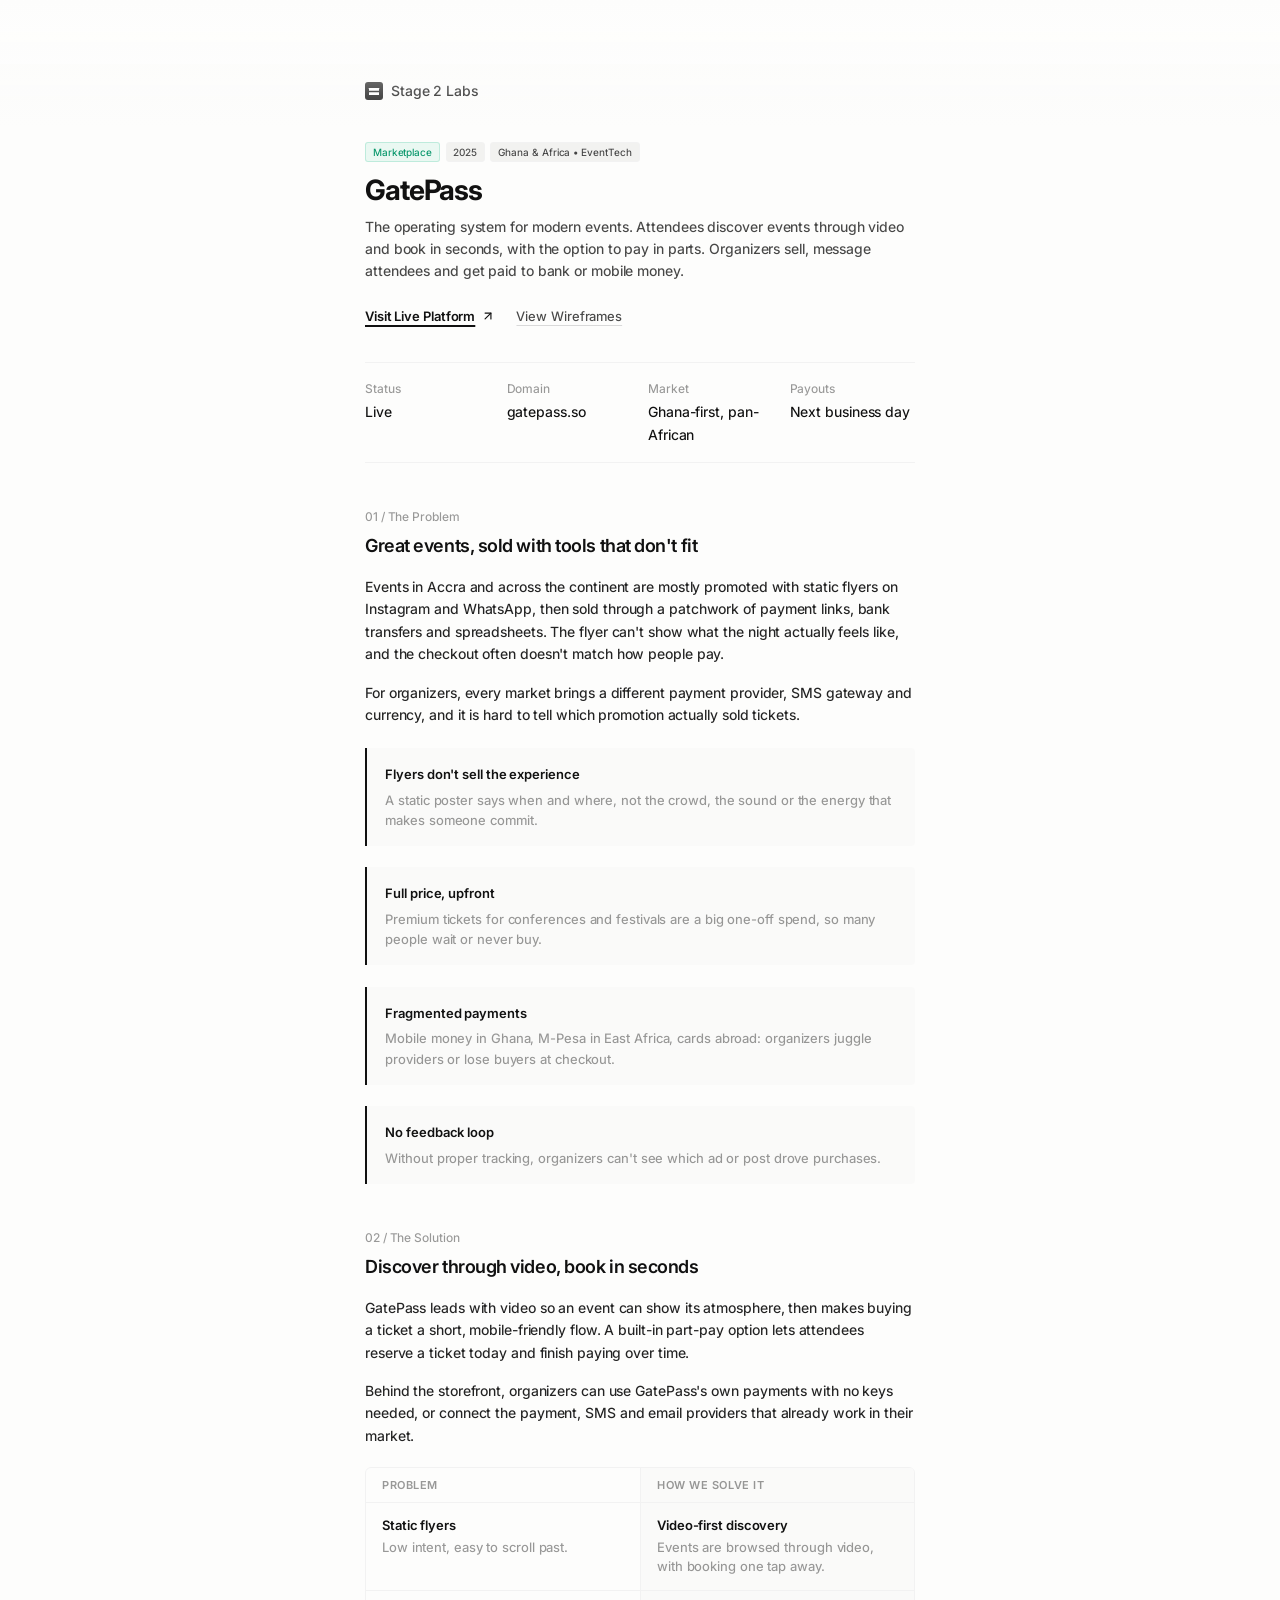
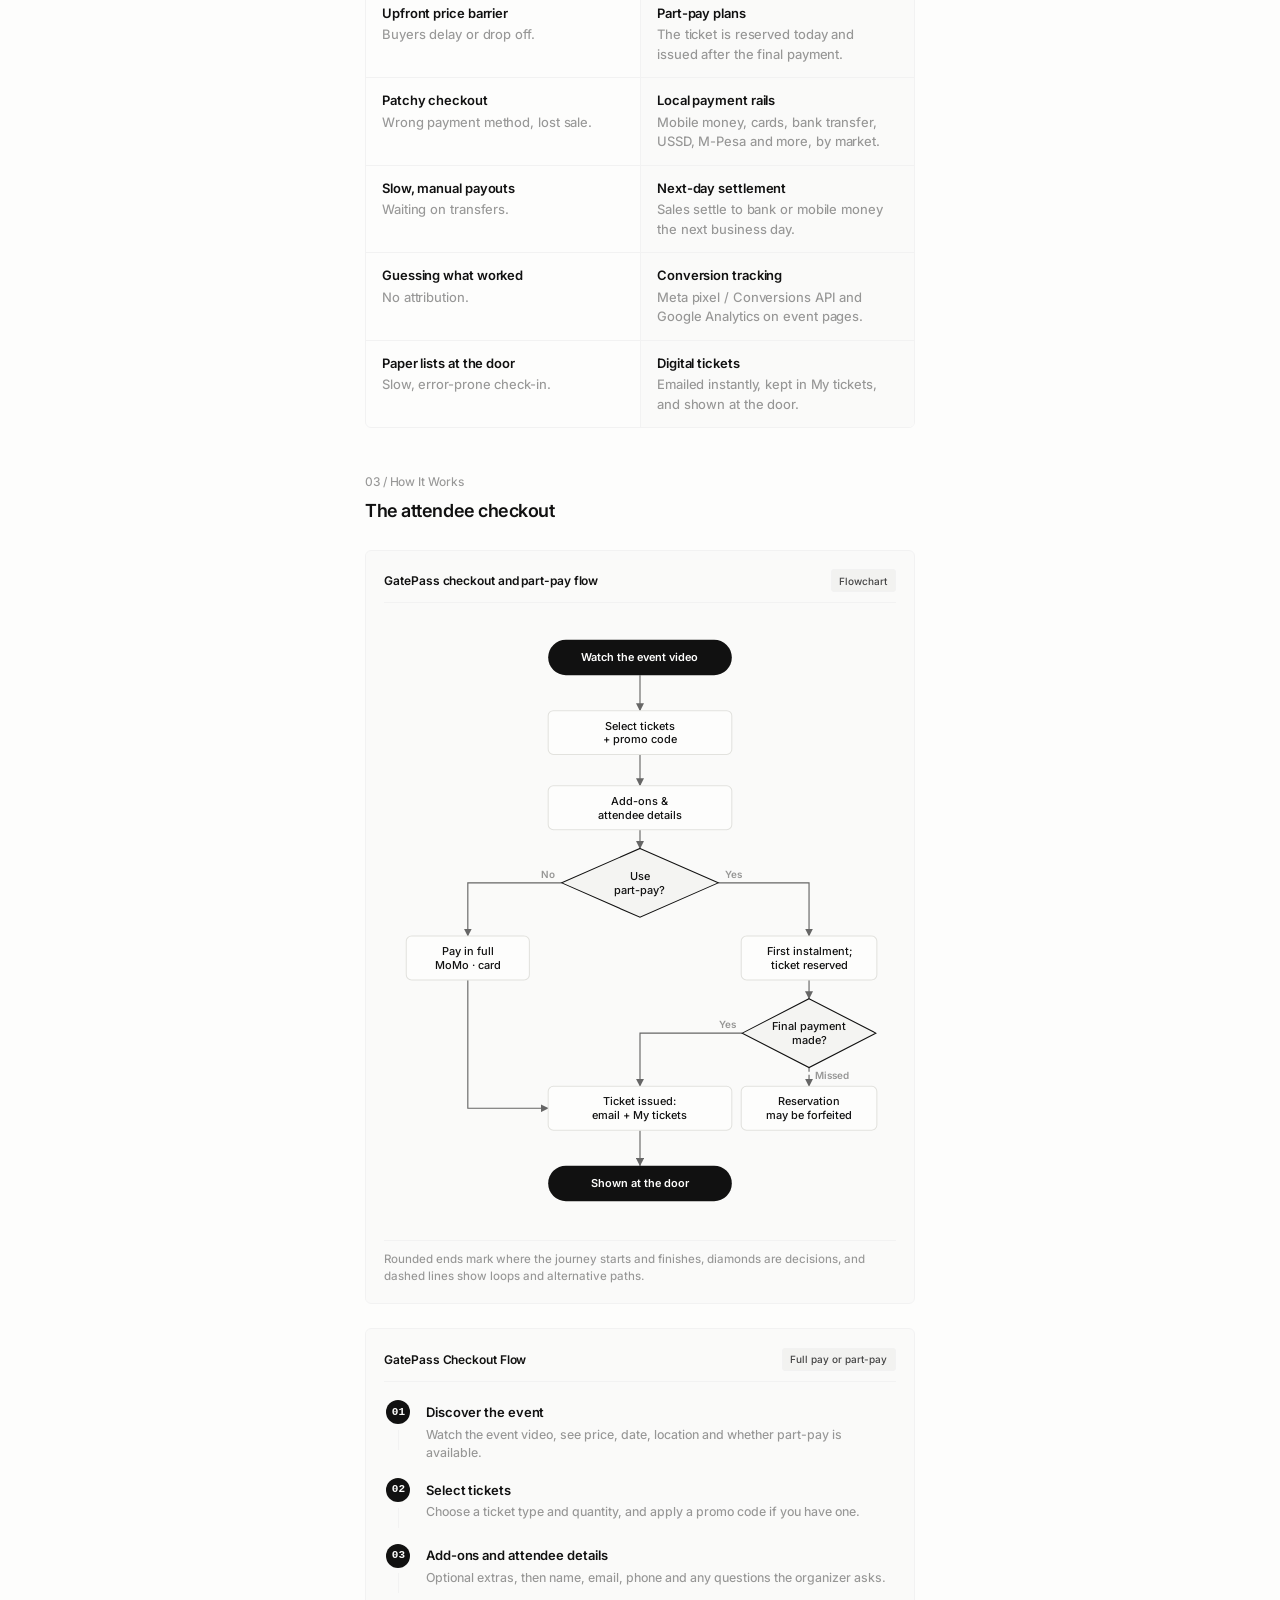
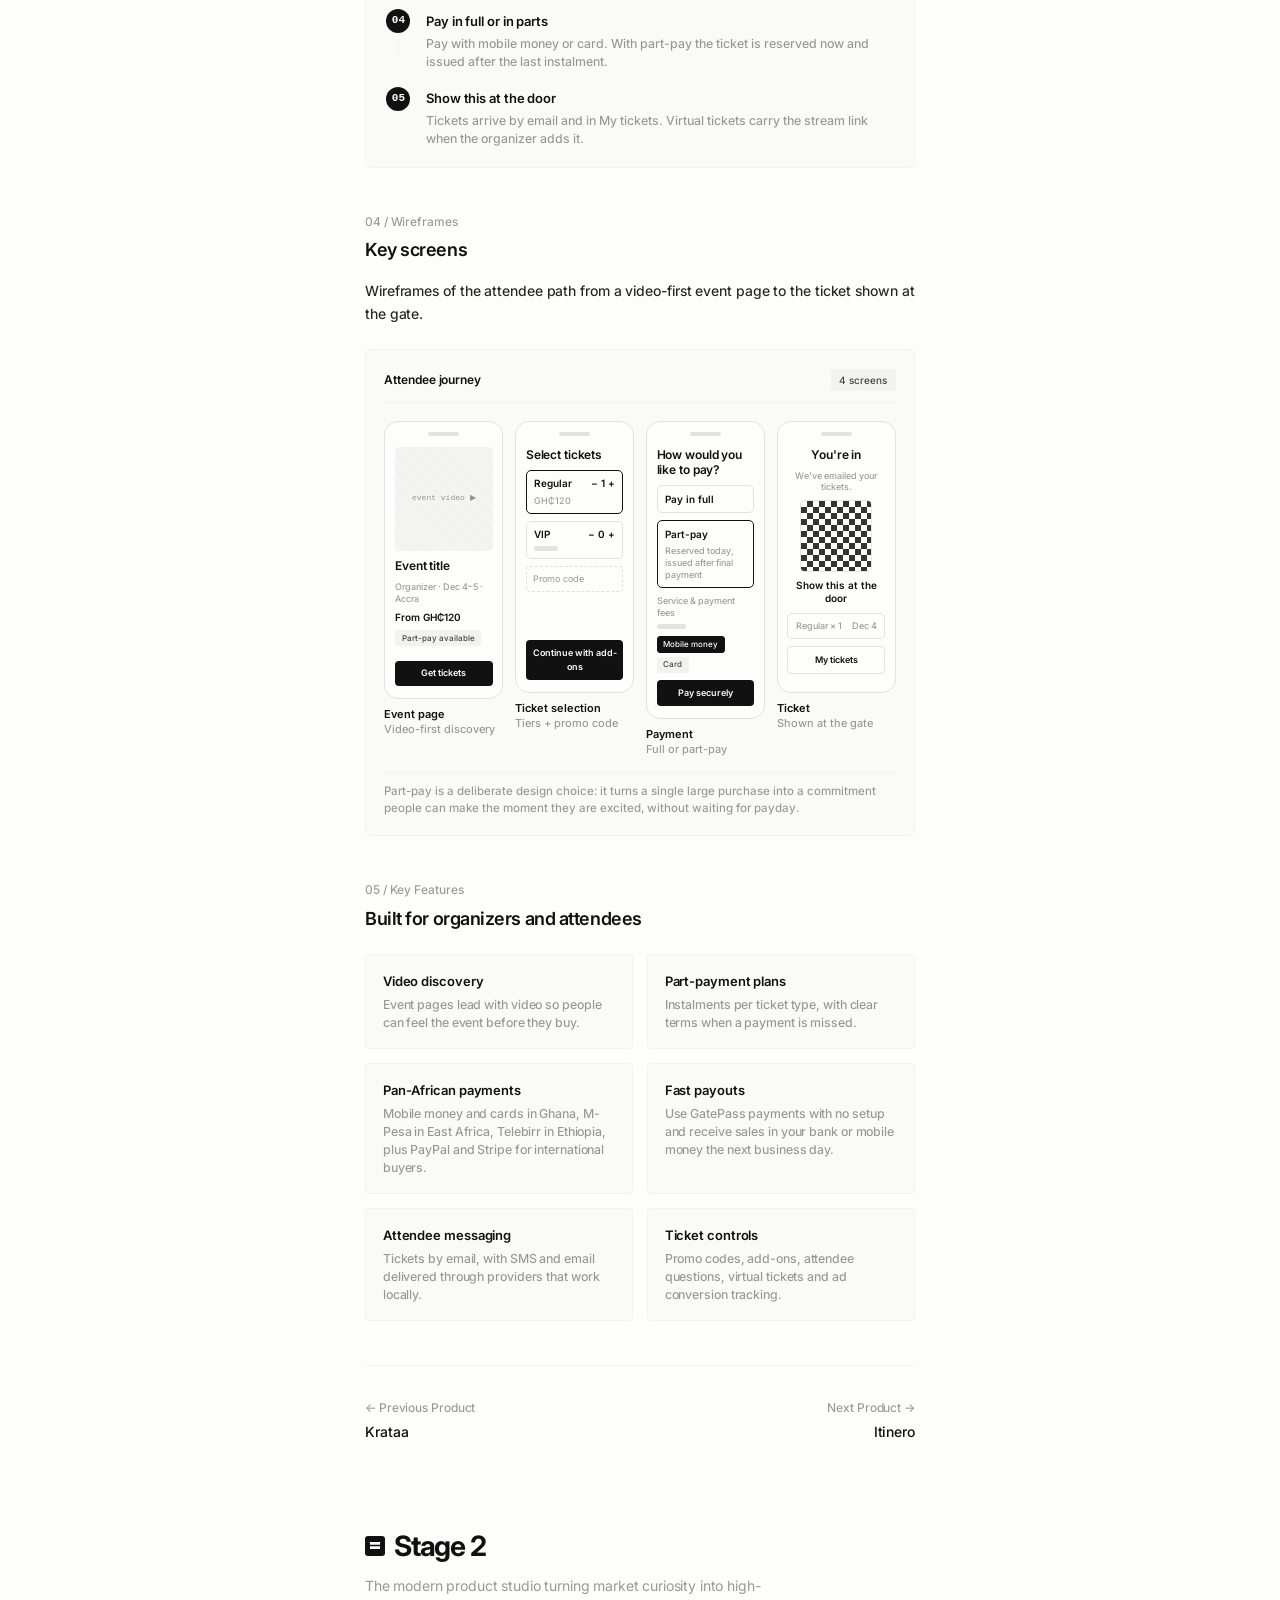
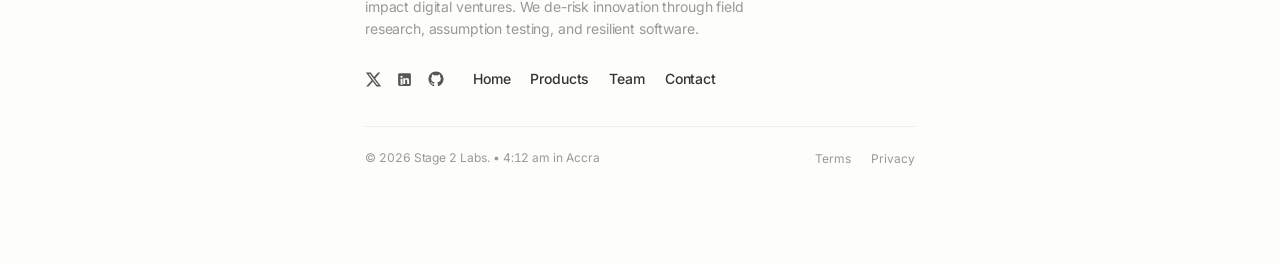
<file: products/gatepass.html>
<!DOCTYPE html>
<html lang="en">
<head>
    <meta charset="utf-8">
    <meta name="viewport" content="width=device-width, initial-scale=1, maximum-scale=1, user-scalable=no">
    
    <title>GatePass — Problem, Solution & Wireframes | Stage 2 Labs</title>
    <meta name="title" content="GatePass — Problem, Solution & Wireframes | Stage 2 Labs">
    <meta name="description" content="GatePass is the operating system for modern events: video-first discovery, fast checkout, part-payment plans and mobile money payouts for organizers across Africa.">
    
    <link rel="icon" type="image/svg+xml" href="../assets/favicon.svg">
    <link rel="preconnect" href="https://fonts.googleapis.com">
    <link rel="preconnect" href="https://fonts.gstatic.com" crossorigin>
    <link href="https://fonts.googleapis.com/css2?family=Inter:wght@400;460;500;600;700;800&display=swap" rel="stylesheet">
    <link rel="stylesheet" href="../assets/css/product-doc.css">
</head>
<body>
    <div class="container">
        <article class="doc-article">
            <!-- Navigation -->
            <nav class="doc-nav">
                <a href="../" class="back-link">
                    <span class="brand-logo" aria-hidden="true" title="Stage 2 Labs">
                        <svg viewBox="0 0 186 126" fill="currentColor">
                            <rect class="bar bar-top" width="186" height="50" rx="4"></rect>
                            <rect class="bar bar-bottom" y="76" width="186" height="50" rx="4"></rect>
                        </svg>
                    </span>
                    Stage 2 Labs
                </a>
            </nav>

            <!-- Header -->
            <header class="doc-header">
                <div class="doc-meta-pills">
                    <span class="doc-pill active">Marketplace</span>
                    <span class="doc-pill">2025</span>
                    <span class="doc-pill">Ghana & Africa • EventTech</span>
                </div>
                <h1 class="doc-title">GatePass</h1>
                <p class="doc-lead">
                    The operating system for modern events. Attendees discover events through video and book in seconds, with the option to pay in parts. Organizers sell, message attendees and get paid to bank or mobile money.
                </p>
                <div class="doc-actions">
                    <a href="https://gatepass.so" target="_blank" rel="noopener noreferrer" class="action-btn-primary">
                        Visit Live Platform
                        <svg width="14" height="14" viewBox="0 0 24 24" fill="none" stroke="currentColor" stroke-width="2" stroke-linecap="round" stroke-linejoin="round">
                            <line x1="7" y1="17" x2="17" y2="7"></line>
                            <polyline points="7 7 17 7 17 17"></polyline>
                        </svg>
                    </a>
                    <a href="#wireframes" class="action-btn-secondary">View Wireframes</a>
                </div>
            </header>

            <!-- Quick Specs -->
            <div class="specs-grid">
                <div class="spec-item">
                    <span class="spec-label">Status</span>
                    <span class="spec-val">Live</span>
                </div>
                <div class="spec-item">
                    <span class="spec-label">Domain</span>
                    <span class="spec-val">gatepass.so</span>
                </div>
                <div class="spec-item">
                    <span class="spec-label">Market</span>
                    <span class="spec-val">Ghana-first, pan-African</span>
                </div>
                <div class="spec-item">
                    <span class="spec-label">Payouts</span>
                    <span class="spec-val">Next business day</span>
                </div>
            </div>

            <!-- 01. The Problem -->
            <section class="doc-section">
                <div class="section-eyebrow">01 / The Problem</div>
                <h2 class="section-title">Great events, sold with tools that don't fit</h2>
                <p>
                    Events in Accra and across the continent are mostly promoted with static flyers on Instagram and WhatsApp, then sold through a patchwork of payment links, bank transfers and spreadsheets. The flyer can't show what the night actually feels like, and the checkout often doesn't match how people pay.
                </p>
                <p>
                    For organizers, every market brings a different payment provider, SMS gateway and currency, and it is hard to tell which promotion actually sold tickets.
                </p>

                <div class="callout-box">
                    <div class="callout-title">Flyers don't sell the experience</div>
                    <p>
                        A static poster says when and where, not the crowd, the sound or the energy that makes someone commit.
                    </p>
                </div>

                <div class="callout-box">
                    <div class="callout-title">Full price, upfront</div>
                    <p>
                        Premium tickets for conferences and festivals are a big one-off spend, so many people wait or never buy.
                    </p>
                </div>

                <div class="callout-box">
                    <div class="callout-title">Fragmented payments</div>
                    <p>
                        Mobile money in Ghana, M-Pesa in East Africa, cards abroad: organizers juggle providers or lose buyers at checkout.
                    </p>
                </div>

                <div class="callout-box">
                    <div class="callout-title">No feedback loop</div>
                    <p>
                        Without proper tracking, organizers can't see which ad or post drove purchases.
                    </p>
                </div>
            </section>

            <!-- 02. The Solution -->
            <section class="doc-section">
                <div class="section-eyebrow">02 / The Solution</div>
                <h2 class="section-title">Discover through video, book in seconds</h2>
                <p>
                    GatePass leads with video so an event can show its atmosphere, then makes buying a ticket a short, mobile-friendly flow. A built-in part-pay option lets attendees reserve a ticket today and finish paying over time.
                </p>
                <p>
                    Behind the storefront, organizers can use GatePass's own payments with no keys needed, or connect the payment, SMS and email providers that already work in their market.
                </p>

                <div class="ps-table">
                    <div class="ps-row ps-head">
                        <div class="ps-cell">Problem</div>
                        <div class="ps-cell">How we solve it</div>
                    </div>
                    <div class="ps-row">
                        <div class="ps-cell" data-label="Problem"><strong>Static flyers</strong>Low intent, easy to scroll past.</div>
                        <div class="ps-cell" data-label="Solution"><strong>Video-first discovery</strong>Events are browsed through video, with booking one tap away.</div>
                    </div>
                    <div class="ps-row">
                        <div class="ps-cell" data-label="Problem"><strong>Upfront price barrier</strong>Buyers delay or drop off.</div>
                        <div class="ps-cell" data-label="Solution"><strong>Part-pay plans</strong>The ticket is reserved today and issued after the final payment.</div>
                    </div>
                    <div class="ps-row">
                        <div class="ps-cell" data-label="Problem"><strong>Patchy checkout</strong>Wrong payment method, lost sale.</div>
                        <div class="ps-cell" data-label="Solution"><strong>Local payment rails</strong>Mobile money, cards, bank transfer, USSD, M-Pesa and more, by market.</div>
                    </div>
                    <div class="ps-row">
                        <div class="ps-cell" data-label="Problem"><strong>Slow, manual payouts</strong>Waiting on transfers.</div>
                        <div class="ps-cell" data-label="Solution"><strong>Next-day settlement</strong>Sales settle to bank or mobile money the next business day.</div>
                    </div>
                    <div class="ps-row">
                        <div class="ps-cell" data-label="Problem"><strong>Guessing what worked</strong>No attribution.</div>
                        <div class="ps-cell" data-label="Solution"><strong>Conversion tracking</strong>Meta pixel / Conversions API and Google Analytics on event pages.</div>
                    </div>
                    <div class="ps-row">
                        <div class="ps-cell" data-label="Problem"><strong>Paper lists at the door</strong>Slow, error-prone check-in.</div>
                        <div class="ps-cell" data-label="Solution"><strong>Digital tickets</strong>Emailed instantly, kept in My tickets, and shown at the door.</div>
                    </div>
                </div>
            </section>

            <!-- 03. How It Works -->
            <section class="doc-section" id="how-it-works">
                <div class="section-eyebrow">03 / How It Works</div>
                <h2 class="section-title">The attendee checkout</h2>
                <figure class="flow-diagram fc-figure">
                    <div class="flow-header">
                        <span class="flow-title">GatePass checkout and part-pay flow</span>
                        <span class="flow-badge">Flowchart</span>
                    </div>
                    <div class="fc-scroll">
                        <svg class="fc" viewBox="0 0 460 578" role="img" aria-label="GatePass checkout and part-pay flow" xmlns="http://www.w3.org/2000/svg">
                        <defs><marker id="fc-arrow" viewBox="0 0 8 8" refX="7.5" refY="4" markerWidth="7" markerHeight="7" orient="auto-start-reverse"><path class="fc-arrowhead" d="M0 0 L8 4 L0 8 Z"/></marker></defs>
                        <path class="fc-edge" d="M230 51 L230 85" marker-end="url(#fc-arrow)"/>
                        <path class="fc-edge" d="M230 127 L230 157" marker-end="url(#fc-arrow)"/>
                        <path class="fc-edge" d="M230 199 L230 217" marker-end="url(#fc-arrow)"/>
                        <path class="fc-edge" d="M155 250 L65 250 L65 301" marker-end="url(#fc-arrow)"/>
                        <text class="fc-edge-label" text-anchor="end" x="149" y="245">No</text>
                        <path class="fc-edge" d="M305 250 L392 250 L392 301" marker-end="url(#fc-arrow)"/>
                        <text class="fc-edge-label" x="311" y="245">Yes</text>
                        <path class="fc-edge" d="M392 343 L392 361" marker-end="url(#fc-arrow)"/>
                        <path class="fc-edge dashed" d="M392 427 L392 445" marker-end="url(#fc-arrow)"/>
                        <text class="fc-edge-label" x="398" y="438">Missed</text>
                        <path class="fc-edge" d="M328 394 L230 394 L230 445" marker-end="url(#fc-arrow)"/>
                        <text class="fc-edge-label" text-anchor="end" x="322" y="389">Yes</text>
                        <path class="fc-edge" d="M65 343 L65 466 L142 466" marker-end="url(#fc-arrow)"/>
                        <path class="fc-edge" d="M230 487 L230 521" marker-end="url(#fc-arrow)"/>
                        <rect class="fc-term" x="142" y="17" width="176" height="34" rx="17"/>
                        <text class="fc-term-text" text-anchor="middle" dominant-baseline="central"><tspan x="230" y="34">Watch the event video</tspan></text>
                        <rect class="fc-proc" x="142" y="85" width="176" height="42" rx="5"/>
                        <text class="fc-text" text-anchor="middle" dominant-baseline="central"><tspan x="230" y="99.5">Select tickets</tspan><tspan x="230" y="112.5">+ promo code</tspan></text>
                        <rect class="fc-proc" x="142" y="157" width="176" height="42" rx="5"/>
                        <text class="fc-text" text-anchor="middle" dominant-baseline="central"><tspan x="230" y="171.5">Add-ons &amp;</tspan><tspan x="230" y="184.5">attendee details</tspan></text>
                        <polygon class="fc-dec" points="230,217 305,250 230,283 155,250"/>
                        <text class="fc-text" text-anchor="middle" dominant-baseline="central"><tspan x="230" y="243.5">Use</tspan><tspan x="230" y="256.5">part-pay?</tspan></text>
                        <rect class="fc-proc" x="6" y="301" width="118" height="42" rx="5"/>
                        <text class="fc-text" text-anchor="middle" dominant-baseline="central"><tspan x="65" y="315.5">Pay in full</tspan><tspan x="65" y="328.5">MoMo · card</tspan></text>
                        <rect class="fc-proc" x="327" y="301" width="130" height="42" rx="5"/>
                        <text class="fc-text" text-anchor="middle" dominant-baseline="central"><tspan x="392" y="315.5">First instalment;</tspan><tspan x="392" y="328.5">ticket reserved</tspan></text>
                        <polygon class="fc-dec" points="392,361 456,394 392,427 328,394"/>
                        <text class="fc-text" text-anchor="middle" dominant-baseline="central"><tspan x="392" y="387.5">Final payment</tspan><tspan x="392" y="400.5">made?</tspan></text>
                        <rect class="fc-proc" x="327" y="445" width="130" height="42" rx="5"/>
                        <text class="fc-text" text-anchor="middle" dominant-baseline="central"><tspan x="392" y="459.5">Reservation</tspan><tspan x="392" y="472.5">may be forfeited</tspan></text>
                        <rect class="fc-proc" x="142" y="445" width="176" height="42" rx="5"/>
                        <text class="fc-text" text-anchor="middle" dominant-baseline="central"><tspan x="230" y="459.5">Ticket issued:</tspan><tspan x="230" y="472.5">email + My tickets</tspan></text>
                        <rect class="fc-term" x="142" y="521" width="176" height="34" rx="17"/>
                        <text class="fc-term-text" text-anchor="middle" dominant-baseline="central"><tspan x="230" y="538">Shown at the door</tspan></text>
                        </svg>
                    </div>
                    <figcaption class="wf-caption">Rounded ends mark where the journey starts and finishes, diamonds are decisions, and dashed lines show loops and alternative paths.</figcaption>
                </figure>

                <div class="flow-diagram">
                    <div class="flow-header">
                        <span class="flow-title">GatePass Checkout Flow</span>
                        <span class="flow-badge">Full pay or part-pay</span>
                    </div>
                    <div class="flow-steps">
                        <div class="flow-step">
                            <div class="step-marker">
                                <span class="step-num">01</span>
                                <span class="step-line"></span>
                            </div>
                            <div class="step-content">
                                <div class="step-title">Discover the event</div>
                                <div class="step-desc">Watch the event video, see price, date, location and whether part-pay is available.</div>
                            </div>
                        </div>
                        <div class="flow-step">
                            <div class="step-marker">
                                <span class="step-num">02</span>
                                <span class="step-line"></span>
                            </div>
                            <div class="step-content">
                                <div class="step-title">Select tickets</div>
                                <div class="step-desc">Choose a ticket type and quantity, and apply a promo code if you have one.</div>
                            </div>
                        </div>
                        <div class="flow-step">
                            <div class="step-marker">
                                <span class="step-num">03</span>
                                <span class="step-line"></span>
                            </div>
                            <div class="step-content">
                                <div class="step-title">Add-ons and attendee details</div>
                                <div class="step-desc">Optional extras, then name, email, phone and any questions the organizer asks.</div>
                            </div>
                        </div>
                        <div class="flow-step">
                            <div class="step-marker">
                                <span class="step-num">04</span>
                                <span class="step-line"></span>
                            </div>
                            <div class="step-content">
                                <div class="step-title">Pay in full or in parts</div>
                                <div class="step-desc">Pay with mobile money or card. With part-pay the ticket is reserved now and issued after the last instalment.</div>
                            </div>
                        </div>
                        <div class="flow-step flow-step-final">
                            <div class="step-marker">
                                <span class="step-num">05</span>
                            </div>
                            <div class="step-content">
                                <div class="step-title">Show this at the door</div>
                                <div class="step-desc">Tickets arrive by email and in My tickets. Virtual tickets carry the stream link when the organizer adds it.</div>
                            </div>
                        </div>
                    </div>
                </div>
            </section>

            <!-- 04. Wireframes -->
            <section class="doc-section" id="wireframes">
                <div class="section-eyebrow">04 / Wireframes</div>
                <h2 class="section-title">Key screens</h2>
                <p>
                    Wireframes of the attendee path from a video-first event page to the ticket shown at the gate.
                </p>

                <figure class="wf">
                    <div class="flow-header">
                        <span class="flow-title">Attendee journey</span>
                        <span class="flow-badge">4 screens</span>
                    </div>
                    <div class="wf-screens">
                        <div class="wf-screen">
                            <div class="wf-frame">
                                <div class="wf-img tall">event video ▶</div>
                                <div class="wf-t lg">Event title</div>
                                <div class="wf-t sm">Organizer · Dec 4–5 · Accra</div>
                                <div class="wf-row"><span class="wf-t">From GH₵120</span><span class="wf-chip">Part-pay available</span></div>
                                <div class="wf-spacer"></div>
                                <div class="wf-btn">Get tickets</div>
                            </div>
                            <div class="wf-screen-label">Event page<span>Video-first discovery</span></div>
                        </div>
                        <div class="wf-screen">
                            <div class="wf-frame">
                                <div class="wf-t lg">Select tickets</div>
                                <div class="wf-box on"><div class="wf-row"><span class="wf-t">Regular</span><span class="wf-t">− 1 +</span></div><span class="wf-t sm">GH₵120</span></div>
                                <div class="wf-box"><div class="wf-row"><span class="wf-t">VIP</span><span class="wf-t">− 0 +</span></div><span class="wf-ln w30"></span></div>
                                <div class="wf-input">Promo code</div>
                                <div class="wf-spacer"></div>
                                <div class="wf-btn">Continue with add-ons</div>
                            </div>
                            <div class="wf-screen-label">Ticket selection<span>Tiers + promo code</span></div>
                        </div>
                        <div class="wf-screen">
                            <div class="wf-frame">
                                <div class="wf-t lg">How would you like to pay?</div>
                                <div class="wf-box"><span class="wf-t">Pay in full</span></div>
                                <div class="wf-box on"><span class="wf-t">Part-pay</span><span class="wf-t sm">Reserved today, issued after final payment</span></div>
                                <div class="wf-row"><span class="wf-t sm">Service &amp; payment fees</span><span class="wf-ln w30"></span></div>
                                <div class="wf-wrap"><span class="wf-chip on">Mobile money</span><span class="wf-chip">Card</span></div>
                                <div class="wf-btn">Pay securely</div>
                            </div>
                            <div class="wf-screen-label">Payment<span>Full or part-pay</span></div>
                        </div>
                        <div class="wf-screen">
                            <div class="wf-frame">
                                <div class="wf-t lg" style="text-align:center">You're in</div>
                                <div class="wf-t sm" style="text-align:center">We've emailed your tickets.</div>
                                <div class="wf-qr"></div>
                                <div class="wf-t" style="text-align:center">Show this at the door</div>
                                <div class="wf-box"><div class="wf-row"><span class="wf-t sm">Regular × 1</span><span class="wf-t sm">Dec 4</span></div></div>
                                <div class="wf-btn ghost">My tickets</div>
                            </div>
                            <div class="wf-screen-label">Ticket<span>Shown at the gate</span></div>
                        </div>
                    </div>
                    <figcaption class="wf-caption">Part-pay is a deliberate design choice: it turns a single large purchase into a commitment people can make the moment they are excited, without waiting for payday.</figcaption>
                </figure>
            </section>

            <!-- 05. Key Features -->
            <section class="doc-section">
                <div class="section-eyebrow">05 / Key Features</div>
                <h2 class="section-title">Built for organizers and attendees</h2>
                <div class="feature-cards">
                    <div class="feature-card">
                        <h4>Video discovery</h4>
                        <p>Event pages lead with video so people can feel the event before they buy.</p>
                    </div>
                    <div class="feature-card">
                        <h4>Part-payment plans</h4>
                        <p>Instalments per ticket type, with clear terms when a payment is missed.</p>
                    </div>
                    <div class="feature-card">
                        <h4>Pan-African payments</h4>
                        <p>Mobile money and cards in Ghana, M-Pesa in East Africa, Telebirr in Ethiopia, plus PayPal and Stripe for international buyers.</p>
                    </div>
                    <div class="feature-card">
                        <h4>Fast payouts</h4>
                        <p>Use GatePass payments with no setup and receive sales in your bank or mobile money the next business day.</p>
                    </div>
                    <div class="feature-card">
                        <h4>Attendee messaging</h4>
                        <p>Tickets by email, with SMS and email delivered through providers that work locally.</p>
                    </div>
                    <div class="feature-card">
                        <h4>Ticket controls</h4>
                        <p>Promo codes, add-ons, attendee questions, virtual tickets and ad conversion tracking.</p>
                    </div>
                </div>
            </section>

            <!-- Pagination -->
            <div class="doc-pagination">
                <a href="krataa" class="pagination-item">
                    <span class="pagination-dir">← Previous Product</span>
                    <span class="pagination-title">Krataa</span>
                </a>
                <a href="itinero" class="pagination-item next">
                    <span class="pagination-dir">Next Product →</span>
                    <span class="pagination-title">Itinero</span>
                </a>
            </div>
        </article>

        <!-- Footer -->
        <footer class="footer">
            <div class="footer-container">
                <div class="footer-brand-wrap">
                    <a href="../" class="footer-brand" aria-label="Stage 2 Labs">
                        <span class="brand-logo footer-logo" aria-hidden="true">
                            <svg viewBox="0 0 186 126" fill="currentColor">
                                <rect class="bar bar-top" width="186" height="50" rx="4"></rect>
                                <rect class="bar bar-bottom" y="76" width="186" height="50" rx="4"></rect>
                            </svg>
                        </span>
                        <span class="footer-brand-text">Stage 2</span>
                    </a>
                </div>

                <p class="footer-desc">
                    The modern product studio turning market curiosity into high-impact digital ventures. We de-risk innovation through field research, assumption testing, and resilient software.
                </p>

                <div class="footer-nav-row">
                    <div class="footer-socials">
                        <a href="https://twitter.com/maxwellcofie" target="_blank" rel="noopener noreferrer" aria-label="X (formerly Twitter)" class="footer-icon-link">
                            <svg width="17" height="17" viewBox="0 0 24 24" fill="currentColor">
                                <path d="M18.244 2.25h3.308l-7.227 8.26 8.502 11.24H16.17l-5.214-6.817L4.99 21.75H1.68l7.73-8.835L1.254 2.25H8.08l4.713 6.231zm-1.161 17.52h1.833L7.084 4.126H5.117z"/>
                            </svg>
                        </a>
                        <a href="https://linkedin.com/in/maxwellcofie" target="_blank" rel="noopener noreferrer" aria-label="LinkedIn" class="footer-icon-link">
                            <svg width="17" height="17" viewBox="0 0 24 24" fill="currentColor">
                                <path d="M19 3a2 2 0 0 1 2 2v14a2 2 0 0 1-2 2H5a2 2 0 0 1-2-2V5a2 2 0 0 1 2-2h14m-.5 15.5v-5.3a3.26 3.26 0 0 0-3.26-3.26c-.85 0-1.84.52-2.28 1.3v-1.11h-2.79v8.37h2.79v-4.93c0-.77.62-1.4 1.39-1.4a1.4 1.4 0 0 1 1.4 1.4v4.93h2.75M6.46 10.9v8.37H9.2V10.9H6.46M7.83 6.55a1.6 1.6 0 0 0-1.6 1.6 1.6 1.6 0 0 0 1.6 1.6 1.6 1.6 0 0 0 1.6-1.6 1.6 1.6 0 0 0-1.6-1.6z"/>
                            </svg>
                        </a>
                        <a href="https://github.com/maxwellcofie" target="_blank" rel="noopener noreferrer" aria-label="GitHub" class="footer-icon-link">
                            <svg width="18" height="18" viewBox="0 0 24 24" fill="currentColor">
                                <path fill-rule="evenodd" clip-rule="evenodd" d="M12 2C6.477 2 2 6.484 2 12.017c0 4.425 2.865 8.18 6.839 9.504.5.092.682-.217.682-.483 0-.237-.008-.868-.013-1.703-2.782.605-3.369-1.343-3.369-1.343-.454-1.158-1.11-1.466-1.11-1.466-.908-.62.069-.608.069-.608 1.003.07 1.53 1.032 1.53 1.032.892 1.53 2.341 1.088 2.91.832.092-.647.35-1.088.636-1.338-2.22-.253-4.555-1.113-4.555-4.951 0-1.093.39-1.988 1.029-2.688-.103-.253-.446-1.272.098-2.65 0 0 .84-.27 2.75 1.026A9.564 9.564 0 0112 6.844c.85.004 1.705.115 2.504.337 1.909-1.296 2.747-1.027 2.747-1.027.546 1.379.202 2.398.1 2.651.64.7 1.028 1.595 1.028 2.688 0 3.848-2.339 4.695-4.566 4.943.359.309.678.92.678 1.855 0 1.338-.012 2.419-.012 2.747 0 .268.18.58.688.482A10.019 10.019 0 0022 12.017C22 6.484 17.522 2 12 2z"/>
                            </svg>
                        </a>
                    </div>
                    <nav class="footer-links" aria-label="Footer Navigation">
                        <a href="../" class="footer-link">Home</a>
                        <a href="../#products" class="footer-link">Products</a>
                        <a href="../team" class="footer-link">Team</a>
                        <a href="mailto:hello@stage2.xyz" class="footer-link">Contact</a>
                    </nav>
                </div>

                <div class="footer-divider"></div>

                <div class="footer-bottom">
                    <p class="footer-copyright">
                        © 2026 Stage 2 Labs. <span class="footer-time">• <span id="accra-time"></span> in Accra</span>
                    </p>
                    <div class="footer-legal">
                        <a href="#" class="footer-legal-link">Terms</a>
                        <a href="#" class="footer-legal-link">Privacy</a>
                    </div>
                </div>
            </div>
        </footer>
    </div>

    <script>
        function updateAccraTime() {
            try {
                const el = document.getElementById('accra-time');
                if (!el) return;
                const now = new Date();
                const timeString = new Intl.DateTimeFormat('en-US', {
                    timeZone: 'Africa/Accra',
                    hour: 'numeric',
                    minute: '2-digit',
                    hour12: true
                }).format(now).toLowerCase();
                el.textContent = timeString;
            } catch (e) {}
        }
        updateAccraTime();
        setInterval(updateAccraTime, 1000);
    </script>
</body>
</html>
</file>
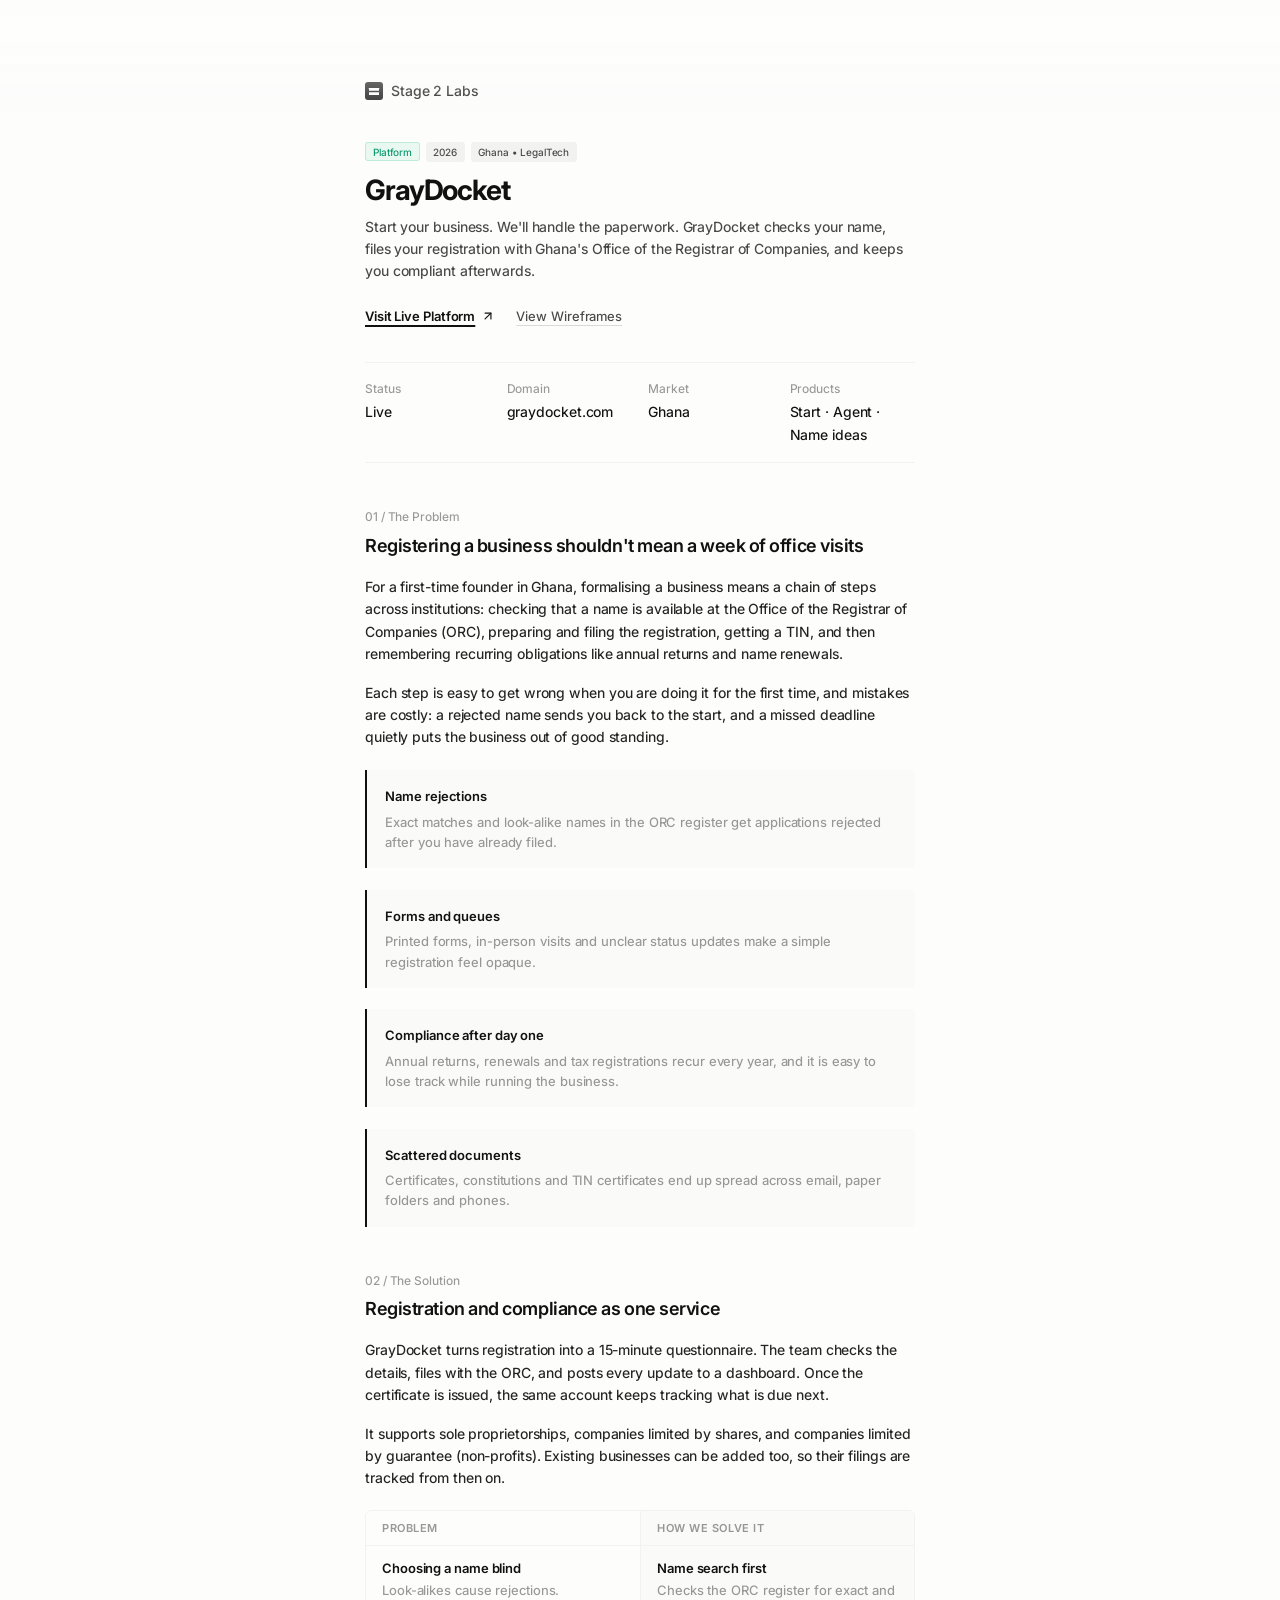
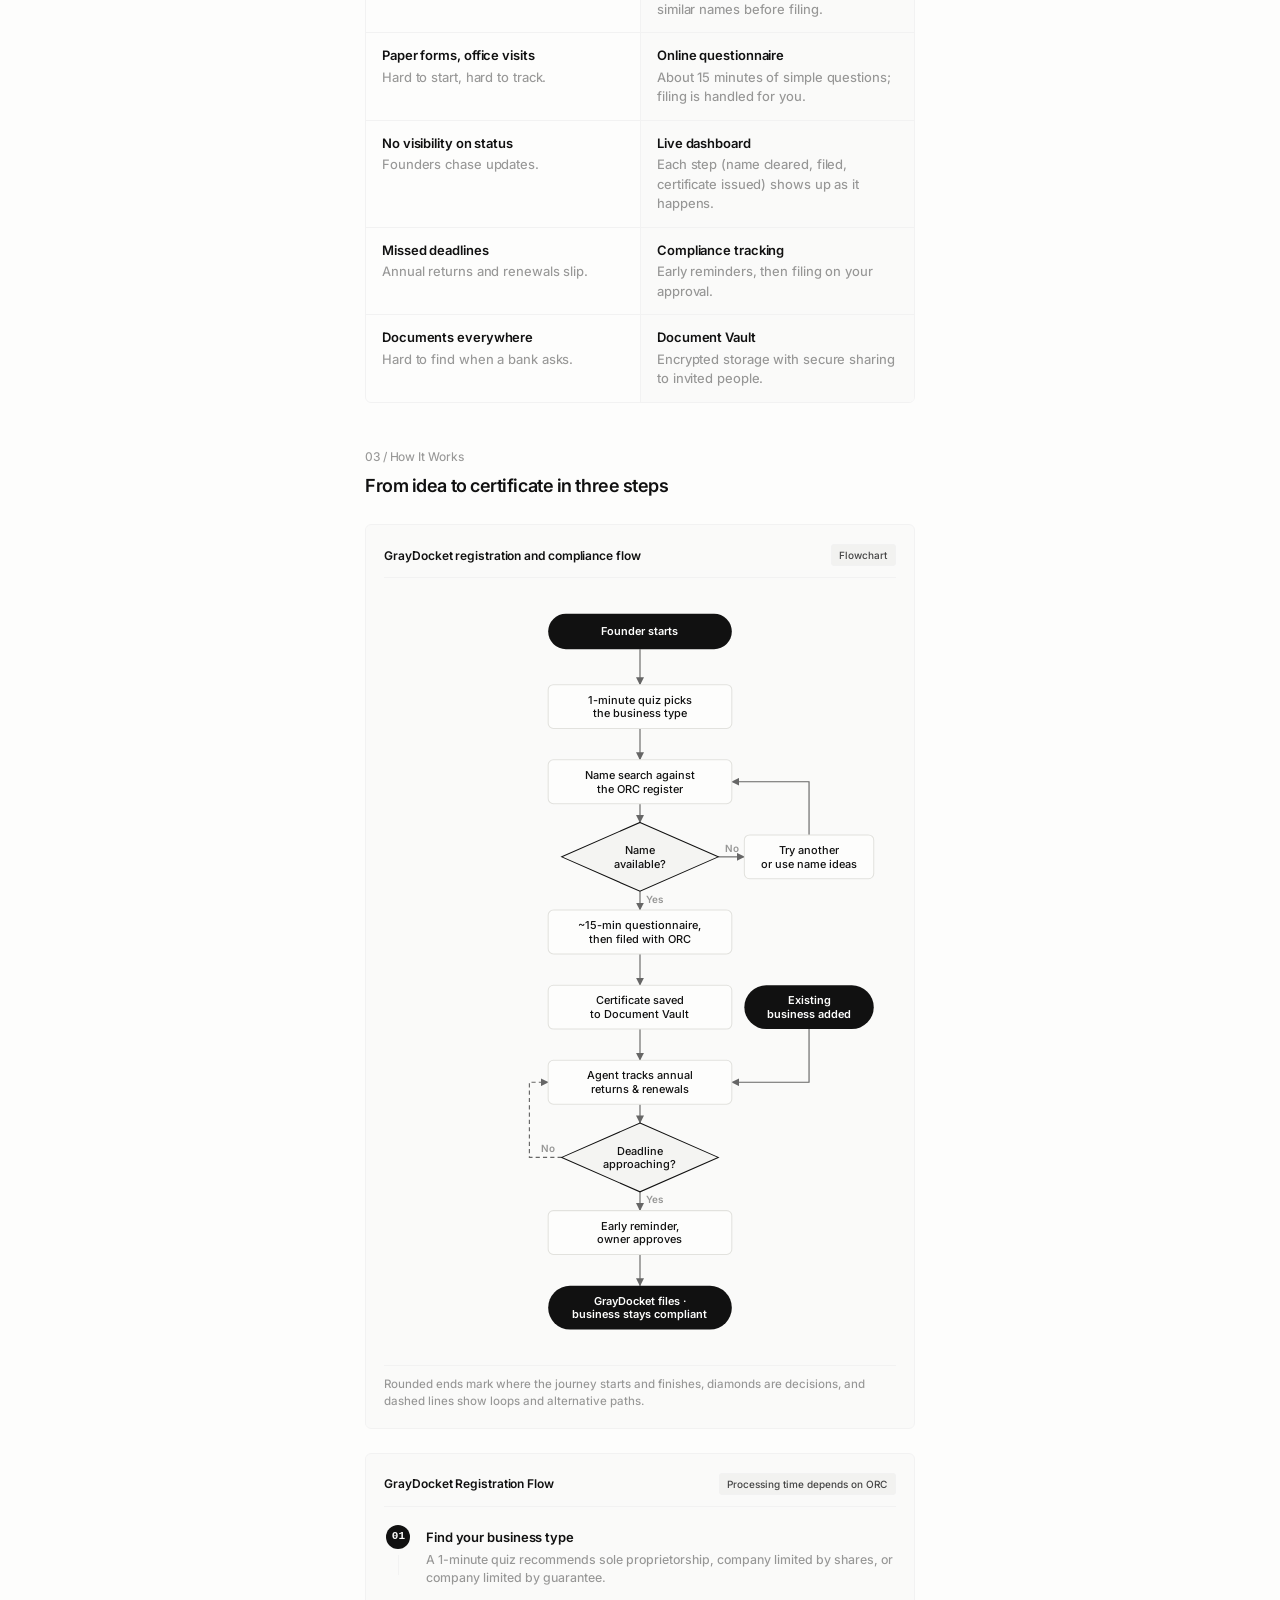
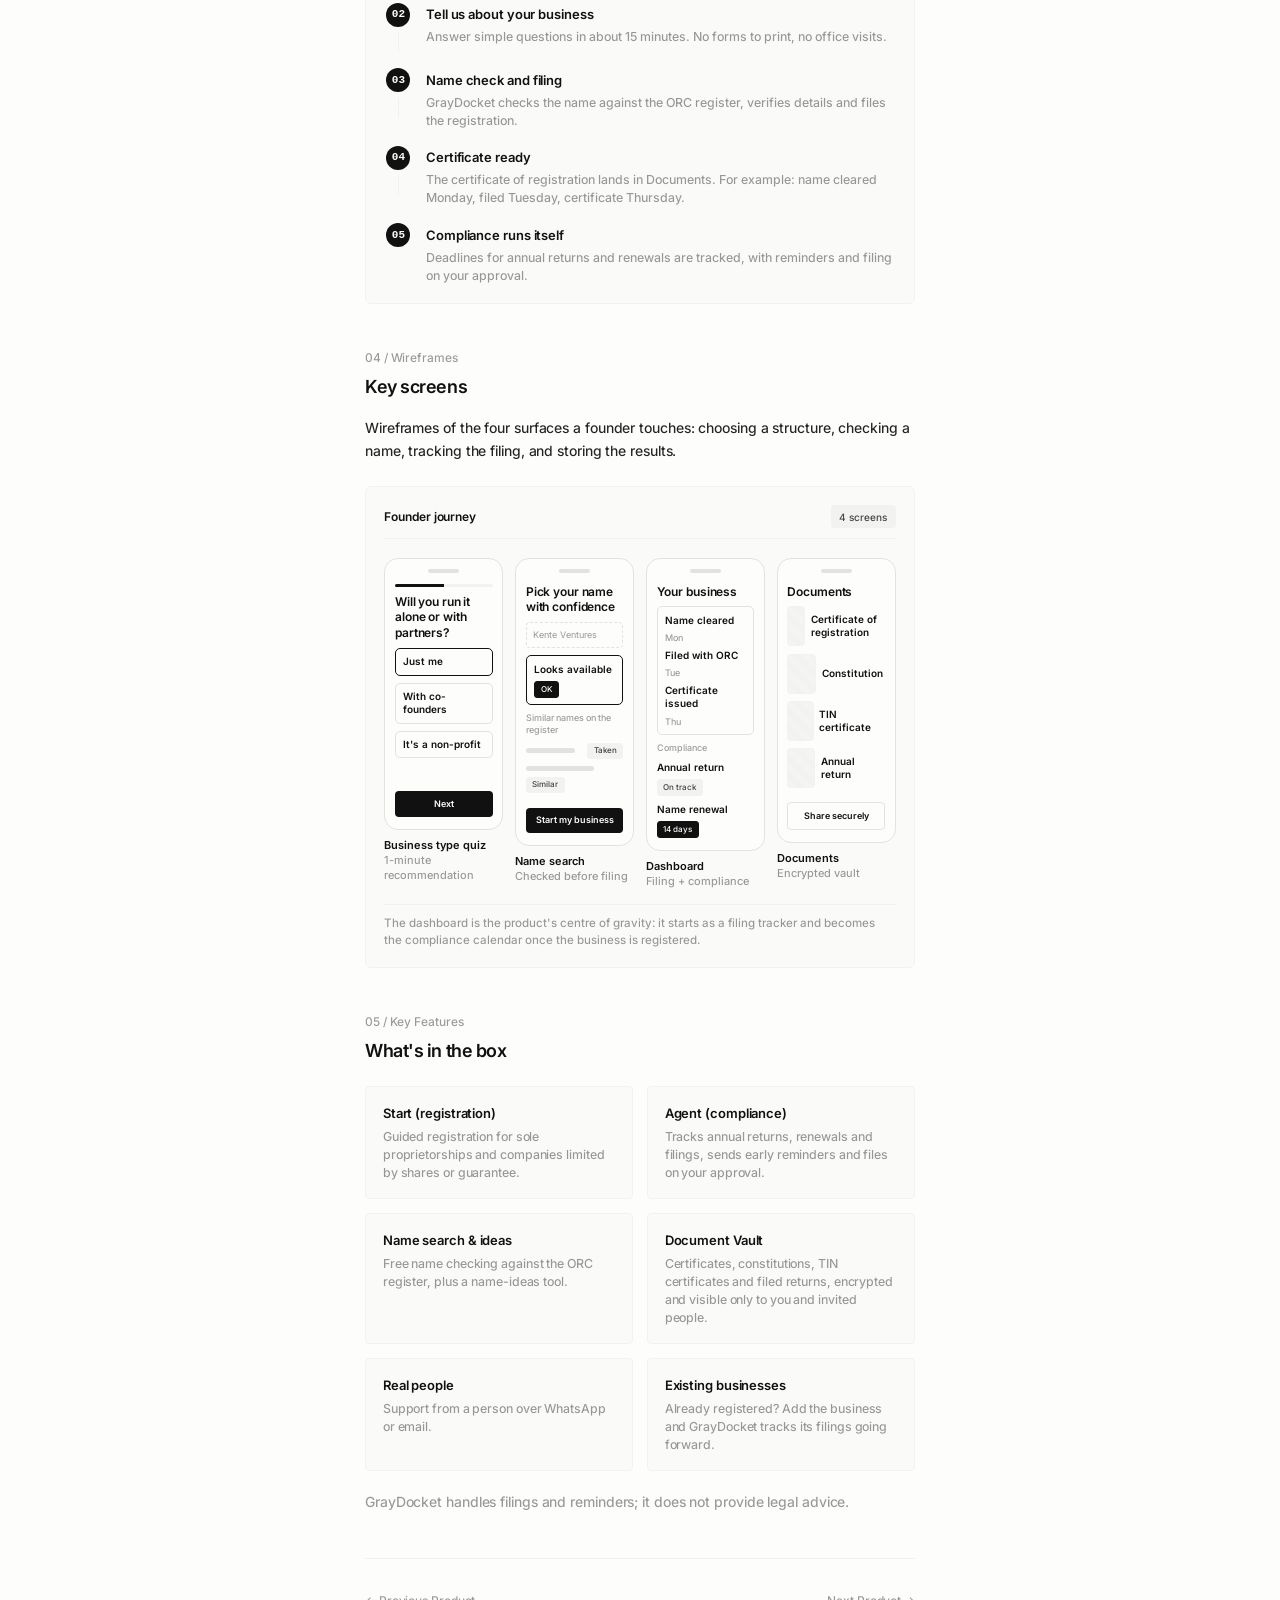
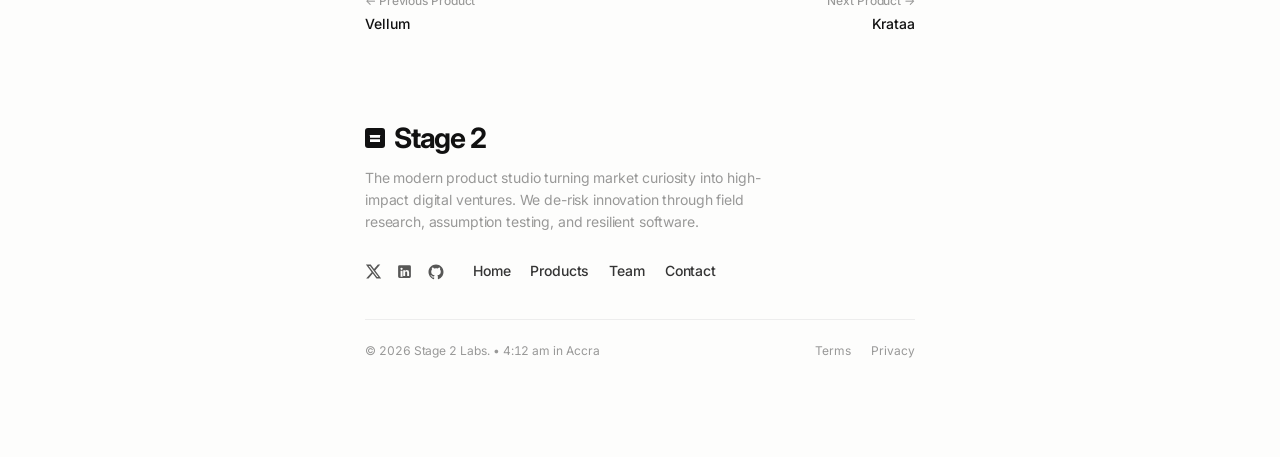
<file: products/graydocket.html>
<!DOCTYPE html>
<html lang="en">
<head>
    <meta charset="utf-8">
    <meta name="viewport" content="width=device-width, initial-scale=1, maximum-scale=1, user-scalable=no">
    
    <title>GrayDocket — Problem, Solution & Wireframes | Stage 2 Labs</title>
    <meta name="title" content="GrayDocket — Problem, Solution & Wireframes | Stage 2 Labs">
    <meta name="description" content="GrayDocket helps entrepreneurs in Ghana register a business with the ORC and stay compliant with annual returns, renewals and a secure document vault.">
    
    <link rel="icon" type="image/svg+xml" href="../assets/favicon.svg">
    <link rel="preconnect" href="https://fonts.googleapis.com">
    <link rel="preconnect" href="https://fonts.gstatic.com" crossorigin>
    <link href="https://fonts.googleapis.com/css2?family=Inter:wght@400;460;500;600;700;800&display=swap" rel="stylesheet">
    <link rel="stylesheet" href="../assets/css/product-doc.css">
</head>
<body>
    <div class="container">
        <article class="doc-article">
            <!-- Navigation -->
            <nav class="doc-nav">
                <a href="../" class="back-link">
                    <span class="brand-logo" aria-hidden="true" title="Stage 2 Labs">
                        <svg viewBox="0 0 186 126" fill="currentColor">
                            <rect class="bar bar-top" width="186" height="50" rx="4"></rect>
                            <rect class="bar bar-bottom" y="76" width="186" height="50" rx="4"></rect>
                        </svg>
                    </span>
                    Stage 2 Labs
                </a>
            </nav>

            <!-- Header -->
            <header class="doc-header">
                <div class="doc-meta-pills">
                    <span class="doc-pill active">Platform</span>
                    <span class="doc-pill">2026</span>
                    <span class="doc-pill">Ghana • LegalTech</span>
                </div>
                <h1 class="doc-title">GrayDocket</h1>
                <p class="doc-lead">
                    Start your business. We'll handle the paperwork. GrayDocket checks your name, files your registration with Ghana's Office of the Registrar of Companies, and keeps you compliant afterwards.
                </p>
                <div class="doc-actions">
                    <a href="https://graydocket.com" target="_blank" rel="noopener noreferrer" class="action-btn-primary">
                        Visit Live Platform
                        <svg width="14" height="14" viewBox="0 0 24 24" fill="none" stroke="currentColor" stroke-width="2" stroke-linecap="round" stroke-linejoin="round">
                            <line x1="7" y1="17" x2="17" y2="7"></line>
                            <polyline points="7 7 17 7 17 17"></polyline>
                        </svg>
                    </a>
                    <a href="#wireframes" class="action-btn-secondary">View Wireframes</a>
                </div>
            </header>

            <!-- Quick Specs -->
            <div class="specs-grid">
                <div class="spec-item">
                    <span class="spec-label">Status</span>
                    <span class="spec-val">Live</span>
                </div>
                <div class="spec-item">
                    <span class="spec-label">Domain</span>
                    <span class="spec-val">graydocket.com</span>
                </div>
                <div class="spec-item">
                    <span class="spec-label">Market</span>
                    <span class="spec-val">Ghana</span>
                </div>
                <div class="spec-item">
                    <span class="spec-label">Products</span>
                    <span class="spec-val">Start · Agent · Name ideas</span>
                </div>
            </div>

            <!-- 01. The Problem -->
            <section class="doc-section">
                <div class="section-eyebrow">01 / The Problem</div>
                <h2 class="section-title">Registering a business shouldn't mean a week of office visits</h2>
                <p>
                    For a first-time founder in Ghana, formalising a business means a chain of steps across institutions: checking that a name is available at the Office of the Registrar of Companies (ORC), preparing and filing the registration, getting a TIN, and then remembering recurring obligations like annual returns and name renewals.
                </p>
                <p>
                    Each step is easy to get wrong when you are doing it for the first time, and mistakes are costly: a rejected name sends you back to the start, and a missed deadline quietly puts the business out of good standing.
                </p>

                <div class="callout-box">
                    <div class="callout-title">Name rejections</div>
                    <p>
                        Exact matches and look-alike names in the ORC register get applications rejected after you have already filed.
                    </p>
                </div>

                <div class="callout-box">
                    <div class="callout-title">Forms and queues</div>
                    <p>
                        Printed forms, in-person visits and unclear status updates make a simple registration feel opaque.
                    </p>
                </div>

                <div class="callout-box">
                    <div class="callout-title">Compliance after day one</div>
                    <p>
                        Annual returns, renewals and tax registrations recur every year, and it is easy to lose track while running the business.
                    </p>
                </div>

                <div class="callout-box">
                    <div class="callout-title">Scattered documents</div>
                    <p>
                        Certificates, constitutions and TIN certificates end up spread across email, paper folders and phones.
                    </p>
                </div>
            </section>

            <!-- 02. The Solution -->
            <section class="doc-section">
                <div class="section-eyebrow">02 / The Solution</div>
                <h2 class="section-title">Registration and compliance as one service</h2>
                <p>
                    GrayDocket turns registration into a 15-minute questionnaire. The team checks the details, files with the ORC, and posts every update to a dashboard. Once the certificate is issued, the same account keeps tracking what is due next.
                </p>
                <p>
                    It supports sole proprietorships, companies limited by shares, and companies limited by guarantee (non-profits). Existing businesses can be added too, so their filings are tracked from then on.
                </p>

                <div class="ps-table">
                    <div class="ps-row ps-head">
                        <div class="ps-cell">Problem</div>
                        <div class="ps-cell">How we solve it</div>
                    </div>
                    <div class="ps-row">
                        <div class="ps-cell" data-label="Problem"><strong>Choosing a name blind</strong>Look-alikes cause rejections.</div>
                        <div class="ps-cell" data-label="Solution"><strong>Name search first</strong>Checks the ORC register for exact and similar names before filing.</div>
                    </div>
                    <div class="ps-row">
                        <div class="ps-cell" data-label="Problem"><strong>Paper forms, office visits</strong>Hard to start, hard to track.</div>
                        <div class="ps-cell" data-label="Solution"><strong>Online questionnaire</strong>About 15 minutes of simple questions; filing is handled for you.</div>
                    </div>
                    <div class="ps-row">
                        <div class="ps-cell" data-label="Problem"><strong>No visibility on status</strong>Founders chase updates.</div>
                        <div class="ps-cell" data-label="Solution"><strong>Live dashboard</strong>Each step (name cleared, filed, certificate issued) shows up as it happens.</div>
                    </div>
                    <div class="ps-row">
                        <div class="ps-cell" data-label="Problem"><strong>Missed deadlines</strong>Annual returns and renewals slip.</div>
                        <div class="ps-cell" data-label="Solution"><strong>Compliance tracking</strong>Early reminders, then filing on your approval.</div>
                    </div>
                    <div class="ps-row">
                        <div class="ps-cell" data-label="Problem"><strong>Documents everywhere</strong>Hard to find when a bank asks.</div>
                        <div class="ps-cell" data-label="Solution"><strong>Document Vault</strong>Encrypted storage with secure sharing to invited people.</div>
                    </div>
                </div>
            </section>

            <!-- 03. How It Works -->
            <section class="doc-section" id="how-it-works">
                <div class="section-eyebrow">03 / How It Works</div>
                <h2 class="section-title">From idea to certificate in three steps</h2>
                <figure class="flow-diagram fc-figure">
                    <div class="flow-header">
                        <span class="flow-title">GrayDocket registration and compliance flow</span>
                        <span class="flow-badge">Flowchart</span>
                    </div>
                    <div class="fc-scroll">
                        <svg class="fc" viewBox="0 0 460 722" role="img" aria-label="GrayDocket registration and compliance flow" xmlns="http://www.w3.org/2000/svg">
                        <defs><marker id="fc-arrow" viewBox="0 0 8 8" refX="7.5" refY="4" markerWidth="7" markerHeight="7" orient="auto-start-reverse"><path class="fc-arrowhead" d="M0 0 L8 4 L0 8 Z"/></marker></defs>
                        <path class="fc-edge" d="M230 51 L230 85" marker-end="url(#fc-arrow)"/>
                        <path class="fc-edge" d="M230 127 L230 157" marker-end="url(#fc-arrow)"/>
                        <path class="fc-edge" d="M230 199 L230 217" marker-end="url(#fc-arrow)"/>
                        <path class="fc-edge" d="M305 250 L317.5 250 L317.5 250 L330 250" marker-end="url(#fc-arrow)"/>
                        <text class="fc-edge-label" x="311" y="245">No</text>
                        <path class="fc-edge" d="M392 229 L392 178 L318 178" marker-end="url(#fc-arrow)"/>
                        <path class="fc-edge" d="M230 283 L230 301" marker-end="url(#fc-arrow)"/>
                        <text class="fc-edge-label" x="236" y="294">Yes</text>
                        <path class="fc-edge" d="M230 343 L230 373" marker-end="url(#fc-arrow)"/>
                        <path class="fc-edge" d="M230 415 L230 445" marker-end="url(#fc-arrow)"/>
                        <path class="fc-edge" d="M392 415 L392 466 L318 466" marker-end="url(#fc-arrow)"/>
                        <path class="fc-edge" d="M230 487 L230 505" marker-end="url(#fc-arrow)"/>
                        <path class="fc-edge dashed" d="M155 538 L124 538 L124 466 L142 466" marker-end="url(#fc-arrow)"/>
                        <text class="fc-edge-label" text-anchor="end" x="149" y="533">No</text>
                        <path class="fc-edge" d="M230 571 L230 589" marker-end="url(#fc-arrow)"/>
                        <text class="fc-edge-label" x="236" y="582">Yes</text>
                        <path class="fc-edge" d="M230 631 L230 661" marker-end="url(#fc-arrow)"/>
                        <rect class="fc-term" x="142" y="17" width="176" height="34" rx="17"/>
                        <text class="fc-term-text" text-anchor="middle" dominant-baseline="central"><tspan x="230" y="34">Founder starts</tspan></text>
                        <rect class="fc-proc" x="142" y="85" width="176" height="42" rx="5"/>
                        <text class="fc-text" text-anchor="middle" dominant-baseline="central"><tspan x="230" y="99.5">1-minute quiz picks</tspan><tspan x="230" y="112.5">the business type</tspan></text>
                        <rect class="fc-proc" x="142" y="157" width="176" height="42" rx="5"/>
                        <text class="fc-text" text-anchor="middle" dominant-baseline="central"><tspan x="230" y="171.5">Name search against</tspan><tspan x="230" y="184.5">the ORC register</tspan></text>
                        <polygon class="fc-dec" points="230,217 305,250 230,283 155,250"/>
                        <text class="fc-text" text-anchor="middle" dominant-baseline="central"><tspan x="230" y="243.5">Name</tspan><tspan x="230" y="256.5">available?</tspan></text>
                        <rect class="fc-proc" x="330" y="229" width="124" height="42" rx="5"/>
                        <text class="fc-text" text-anchor="middle" dominant-baseline="central"><tspan x="392" y="243.5">Try another</tspan><tspan x="392" y="256.5">or use name ideas</tspan></text>
                        <rect class="fc-proc" x="142" y="301" width="176" height="42" rx="5"/>
                        <text class="fc-text" text-anchor="middle" dominant-baseline="central"><tspan x="230" y="315.5">~15-min questionnaire,</tspan><tspan x="230" y="328.5">then filed with ORC</tspan></text>
                        <rect class="fc-proc" x="142" y="373" width="176" height="42" rx="5"/>
                        <text class="fc-text" text-anchor="middle" dominant-baseline="central"><tspan x="230" y="387.5">Certificate saved</tspan><tspan x="230" y="400.5">to Document Vault</tspan></text>
                        <rect class="fc-term" x="330" y="373" width="124" height="42" rx="21"/>
                        <text class="fc-term-text" text-anchor="middle" dominant-baseline="central"><tspan x="392" y="387.5">Existing</tspan><tspan x="392" y="400.5">business added</tspan></text>
                        <rect class="fc-proc" x="142" y="445" width="176" height="42" rx="5"/>
                        <text class="fc-text" text-anchor="middle" dominant-baseline="central"><tspan x="230" y="459.5">Agent tracks annual</tspan><tspan x="230" y="472.5">returns &amp; renewals</tspan></text>
                        <polygon class="fc-dec" points="230,505 305,538 230,571 155,538"/>
                        <text class="fc-text" text-anchor="middle" dominant-baseline="central"><tspan x="230" y="531.5">Deadline</tspan><tspan x="230" y="544.5">approaching?</tspan></text>
                        <rect class="fc-proc" x="142" y="589" width="176" height="42" rx="5"/>
                        <text class="fc-text" text-anchor="middle" dominant-baseline="central"><tspan x="230" y="603.5">Early reminder,</tspan><tspan x="230" y="616.5">owner approves</tspan></text>
                        <rect class="fc-term" x="142" y="661" width="176" height="42" rx="21"/>
                        <text class="fc-term-text" text-anchor="middle" dominant-baseline="central"><tspan x="230" y="675.5">GrayDocket files ·</tspan><tspan x="230" y="688.5">business stays compliant</tspan></text>
                        </svg>
                    </div>
                    <figcaption class="wf-caption">Rounded ends mark where the journey starts and finishes, diamonds are decisions, and dashed lines show loops and alternative paths.</figcaption>
                </figure>

                <div class="flow-diagram">
                    <div class="flow-header">
                        <span class="flow-title">GrayDocket Registration Flow</span>
                        <span class="flow-badge">Processing time depends on ORC</span>
                    </div>
                    <div class="flow-steps">
                        <div class="flow-step">
                            <div class="step-marker">
                                <span class="step-num">01</span>
                                <span class="step-line"></span>
                            </div>
                            <div class="step-content">
                                <div class="step-title">Find your business type</div>
                                <div class="step-desc">A 1-minute quiz recommends sole proprietorship, company limited by shares, or company limited by guarantee.</div>
                            </div>
                        </div>
                        <div class="flow-step">
                            <div class="step-marker">
                                <span class="step-num">02</span>
                                <span class="step-line"></span>
                            </div>
                            <div class="step-content">
                                <div class="step-title">Tell us about your business</div>
                                <div class="step-desc">Answer simple questions in about 15 minutes. No forms to print, no office visits.</div>
                            </div>
                        </div>
                        <div class="flow-step">
                            <div class="step-marker">
                                <span class="step-num">03</span>
                                <span class="step-line"></span>
                            </div>
                            <div class="step-content">
                                <div class="step-title">Name check and filing</div>
                                <div class="step-desc">GrayDocket checks the name against the ORC register, verifies details and files the registration.</div>
                            </div>
                        </div>
                        <div class="flow-step">
                            <div class="step-marker">
                                <span class="step-num">04</span>
                                <span class="step-line"></span>
                            </div>
                            <div class="step-content">
                                <div class="step-title">Certificate ready</div>
                                <div class="step-desc">The certificate of registration lands in Documents. For example: name cleared Monday, filed Tuesday, certificate Thursday.</div>
                            </div>
                        </div>
                        <div class="flow-step flow-step-final">
                            <div class="step-marker">
                                <span class="step-num">05</span>
                            </div>
                            <div class="step-content">
                                <div class="step-title">Compliance runs itself</div>
                                <div class="step-desc">Deadlines for annual returns and renewals are tracked, with reminders and filing on your approval.</div>
                            </div>
                        </div>
                    </div>
                </div>
            </section>

            <!-- 04. Wireframes -->
            <section class="doc-section" id="wireframes">
                <div class="section-eyebrow">04 / Wireframes</div>
                <h2 class="section-title">Key screens</h2>
                <p>
                    Wireframes of the four surfaces a founder touches: choosing a structure, checking a name, tracking the filing, and storing the results.
                </p>

                <figure class="wf">
                    <div class="flow-header">
                        <span class="flow-title">Founder journey</span>
                        <span class="flow-badge">4 screens</span>
                    </div>
                    <div class="wf-screens">
                        <div class="wf-screen">
                            <div class="wf-frame">
                                <div class="wf-progress"><span style="width:50%"></span></div>
                                <div class="wf-t lg">Will you run it alone or with partners?</div>
                                <div class="wf-box on"><span class="wf-t">Just me</span></div>
                                <div class="wf-box"><span class="wf-t">With co-founders</span></div>
                                <div class="wf-box"><span class="wf-t">It's a non-profit</span></div>
                                <div class="wf-spacer"></div>
                                <div class="wf-btn">Next</div>
                            </div>
                            <div class="wf-screen-label">Business type quiz<span>1-minute recommendation</span></div>
                        </div>
                        <div class="wf-screen">
                            <div class="wf-frame">
                                <div class="wf-t lg">Pick your name with confidence</div>
                                <div class="wf-input">Kente Ventures</div>
                                <div class="wf-box on"><div class="wf-row"><span class="wf-t">Looks available</span><span class="wf-chip on">OK</span></div></div>
                                <div class="wf-t sm">Similar names on the register</div>
                                <div class="wf-row"><span class="wf-ln w50"></span><span class="wf-chip">Taken</span></div>
                                <div class="wf-row"><span class="wf-ln w70"></span><span class="wf-chip">Similar</span></div>
                                <div class="wf-spacer"></div>
                                <div class="wf-btn">Start my business</div>
                            </div>
                            <div class="wf-screen-label">Name search<span>Checked before filing</span></div>
                        </div>
                        <div class="wf-screen">
                            <div class="wf-frame">
                                <div class="wf-t lg">Your business</div>
                                <div class="wf-box">
                                    <div class="wf-row"><span class="wf-t">Name cleared</span><span class="wf-t sm">Mon</span></div>
                                    <div class="wf-row"><span class="wf-t">Filed with ORC</span><span class="wf-t sm">Tue</span></div>
                                    <div class="wf-row"><span class="wf-t">Certificate issued</span><span class="wf-t sm">Thu</span></div>
                                </div>
                                <div class="wf-t sm">Compliance</div>
                                <div class="wf-row"><span class="wf-t">Annual return</span><span class="wf-chip">On track</span></div>
                                <div class="wf-row"><span class="wf-t">Name renewal</span><span class="wf-chip on">14 days</span></div>
                            </div>
                            <div class="wf-screen-label">Dashboard<span>Filing + compliance</span></div>
                        </div>
                        <div class="wf-screen">
                            <div class="wf-frame">
                                <div class="wf-t lg">Documents</div>
                                <div class="wf-row start"><div class="wf-img sq" style="width:1.8rem"></div><span class="wf-t">Certificate of registration</span></div>
                                <div class="wf-row start"><div class="wf-img sq" style="width:1.8rem"></div><span class="wf-t">Constitution</span></div>
                                <div class="wf-row start"><div class="wf-img sq" style="width:1.8rem"></div><span class="wf-t">TIN certificate</span></div>
                                <div class="wf-row start"><div class="wf-img sq" style="width:1.8rem"></div><span class="wf-t">Annual return</span></div>
                                <div class="wf-spacer"></div>
                                <div class="wf-btn ghost">Share securely</div>
                            </div>
                            <div class="wf-screen-label">Documents<span>Encrypted vault</span></div>
                        </div>
                    </div>
                    <figcaption class="wf-caption">The dashboard is the product's centre of gravity: it starts as a filing tracker and becomes the compliance calendar once the business is registered.</figcaption>
                </figure>
            </section>

            <!-- 05. Key Features -->
            <section class="doc-section">
                <div class="section-eyebrow">05 / Key Features</div>
                <h2 class="section-title">What's in the box</h2>
                <div class="feature-cards">
                    <div class="feature-card">
                        <h4>Start (registration)</h4>
                        <p>Guided registration for sole proprietorships and companies limited by shares or guarantee.</p>
                    </div>
                    <div class="feature-card">
                        <h4>Agent (compliance)</h4>
                        <p>Tracks annual returns, renewals and filings, sends early reminders and files on your approval.</p>
                    </div>
                    <div class="feature-card">
                        <h4>Name search & ideas</h4>
                        <p>Free name checking against the ORC register, plus a name-ideas tool.</p>
                    </div>
                    <div class="feature-card">
                        <h4>Document Vault</h4>
                        <p>Certificates, constitutions, TIN certificates and filed returns, encrypted and visible only to you and invited people.</p>
                    </div>
                    <div class="feature-card">
                        <h4>Real people</h4>
                        <p>Support from a person over WhatsApp or email.</p>
                    </div>
                    <div class="feature-card">
                        <h4>Existing businesses</h4>
                        <p>Already registered? Add the business and GrayDocket tracks its filings going forward.</p>
                    </div>
                </div>

                <p class="text-muted">
                    GrayDocket handles filings and reminders; it does not provide legal advice.
                </p>
            </section>

            <!-- Pagination -->
            <div class="doc-pagination">
                <a href="vellum" class="pagination-item">
                    <span class="pagination-dir">← Previous Product</span>
                    <span class="pagination-title">Vellum</span>
                </a>
                <a href="krataa" class="pagination-item next">
                    <span class="pagination-dir">Next Product →</span>
                    <span class="pagination-title">Krataa</span>
                </a>
            </div>
        </article>

        <!-- Footer -->
        <footer class="footer">
            <div class="footer-container">
                <div class="footer-brand-wrap">
                    <a href="../" class="footer-brand" aria-label="Stage 2 Labs">
                        <span class="brand-logo footer-logo" aria-hidden="true">
                            <svg viewBox="0 0 186 126" fill="currentColor">
                                <rect class="bar bar-top" width="186" height="50" rx="4"></rect>
                                <rect class="bar bar-bottom" y="76" width="186" height="50" rx="4"></rect>
                            </svg>
                        </span>
                        <span class="footer-brand-text">Stage 2</span>
                    </a>
                </div>

                <p class="footer-desc">
                    The modern product studio turning market curiosity into high-impact digital ventures. We de-risk innovation through field research, assumption testing, and resilient software.
                </p>

                <div class="footer-nav-row">
                    <div class="footer-socials">
                        <a href="https://twitter.com/maxwellcofie" target="_blank" rel="noopener noreferrer" aria-label="X (formerly Twitter)" class="footer-icon-link">
                            <svg width="17" height="17" viewBox="0 0 24 24" fill="currentColor">
                                <path d="M18.244 2.25h3.308l-7.227 8.26 8.502 11.24H16.17l-5.214-6.817L4.99 21.75H1.68l7.73-8.835L1.254 2.25H8.08l4.713 6.231zm-1.161 17.52h1.833L7.084 4.126H5.117z"/>
                            </svg>
                        </a>
                        <a href="https://linkedin.com/in/maxwellcofie" target="_blank" rel="noopener noreferrer" aria-label="LinkedIn" class="footer-icon-link">
                            <svg width="17" height="17" viewBox="0 0 24 24" fill="currentColor">
                                <path d="M19 3a2 2 0 0 1 2 2v14a2 2 0 0 1-2 2H5a2 2 0 0 1-2-2V5a2 2 0 0 1 2-2h14m-.5 15.5v-5.3a3.26 3.26 0 0 0-3.26-3.26c-.85 0-1.84.52-2.28 1.3v-1.11h-2.79v8.37h2.79v-4.93c0-.77.62-1.4 1.39-1.4a1.4 1.4 0 0 1 1.4 1.4v4.93h2.75M6.46 10.9v8.37H9.2V10.9H6.46M7.83 6.55a1.6 1.6 0 0 0-1.6 1.6 1.6 1.6 0 0 0 1.6 1.6 1.6 1.6 0 0 0 1.6-1.6 1.6 1.6 0 0 0-1.6-1.6z"/>
                            </svg>
                        </a>
                        <a href="https://github.com/maxwellcofie" target="_blank" rel="noopener noreferrer" aria-label="GitHub" class="footer-icon-link">
                            <svg width="18" height="18" viewBox="0 0 24 24" fill="currentColor">
                                <path fill-rule="evenodd" clip-rule="evenodd" d="M12 2C6.477 2 2 6.484 2 12.017c0 4.425 2.865 8.18 6.839 9.504.5.092.682-.217.682-.483 0-.237-.008-.868-.013-1.703-2.782.605-3.369-1.343-3.369-1.343-.454-1.158-1.11-1.466-1.11-1.466-.908-.62.069-.608.069-.608 1.003.07 1.53 1.032 1.53 1.032.892 1.53 2.341 1.088 2.91.832.092-.647.35-1.088.636-1.338-2.22-.253-4.555-1.113-4.555-4.951 0-1.093.39-1.988 1.029-2.688-.103-.253-.446-1.272.098-2.65 0 0 .84-.27 2.75 1.026A9.564 9.564 0 0112 6.844c.85.004 1.705.115 2.504.337 1.909-1.296 2.747-1.027 2.747-1.027.546 1.379.202 2.398.1 2.651.64.7 1.028 1.595 1.028 2.688 0 3.848-2.339 4.695-4.566 4.943.359.309.678.92.678 1.855 0 1.338-.012 2.419-.012 2.747 0 .268.18.58.688.482A10.019 10.019 0 0022 12.017C22 6.484 17.522 2 12 2z"/>
                            </svg>
                        </a>
                    </div>
                    <nav class="footer-links" aria-label="Footer Navigation">
                        <a href="../" class="footer-link">Home</a>
                        <a href="../#products" class="footer-link">Products</a>
                        <a href="../team" class="footer-link">Team</a>
                        <a href="mailto:hello@stage2.xyz" class="footer-link">Contact</a>
                    </nav>
                </div>

                <div class="footer-divider"></div>

                <div class="footer-bottom">
                    <p class="footer-copyright">
                        © 2026 Stage 2 Labs. <span class="footer-time">• <span id="accra-time"></span> in Accra</span>
                    </p>
                    <div class="footer-legal">
                        <a href="#" class="footer-legal-link">Terms</a>
                        <a href="#" class="footer-legal-link">Privacy</a>
                    </div>
                </div>
            </div>
        </footer>
    </div>

    <script>
        function updateAccraTime() {
            try {
                const el = document.getElementById('accra-time');
                if (!el) return;
                const now = new Date();
                const timeString = new Intl.DateTimeFormat('en-US', {
                    timeZone: 'Africa/Accra',
                    hour: 'numeric',
                    minute: '2-digit',
                    hour12: true
                }).format(now).toLowerCase();
                el.textContent = timeString;
            } catch (e) {}
        }
        updateAccraTime();
        setInterval(updateAccraTime, 1000);
    </script>
</body>
</html>
</file>
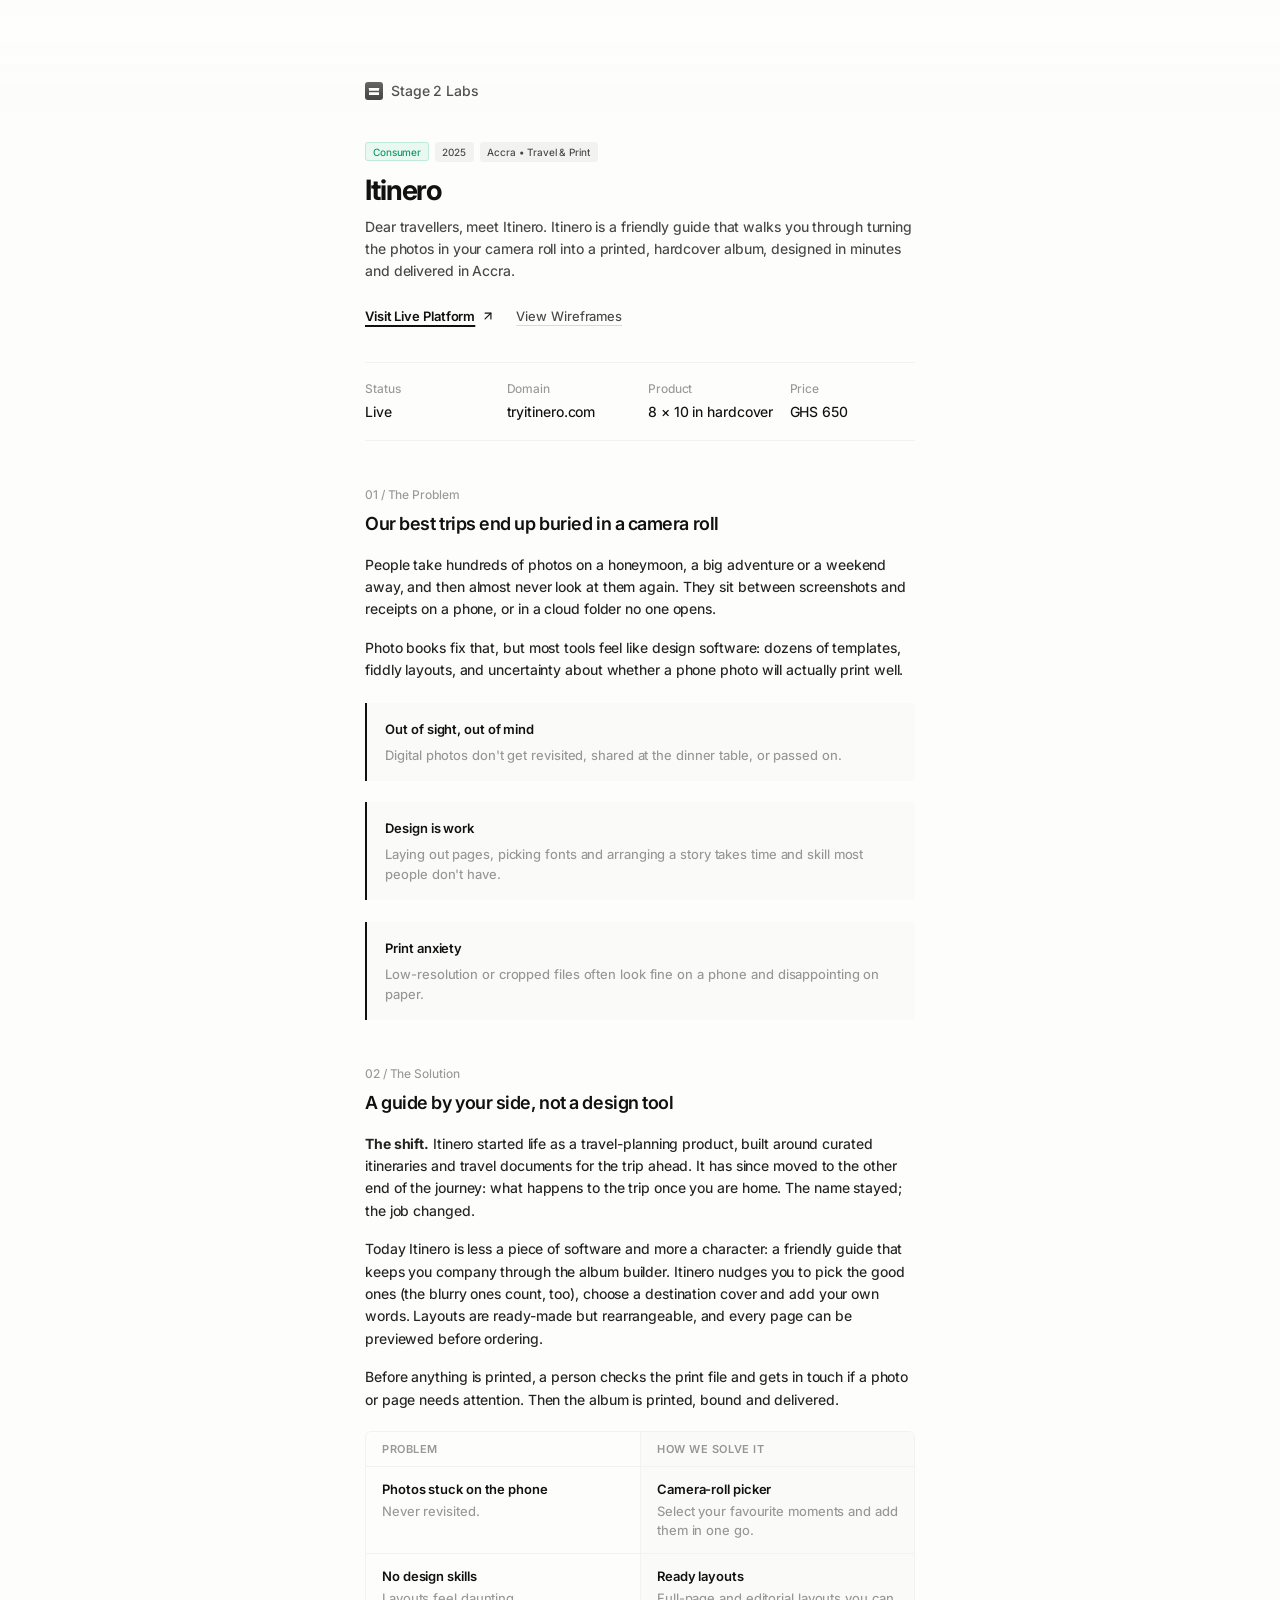
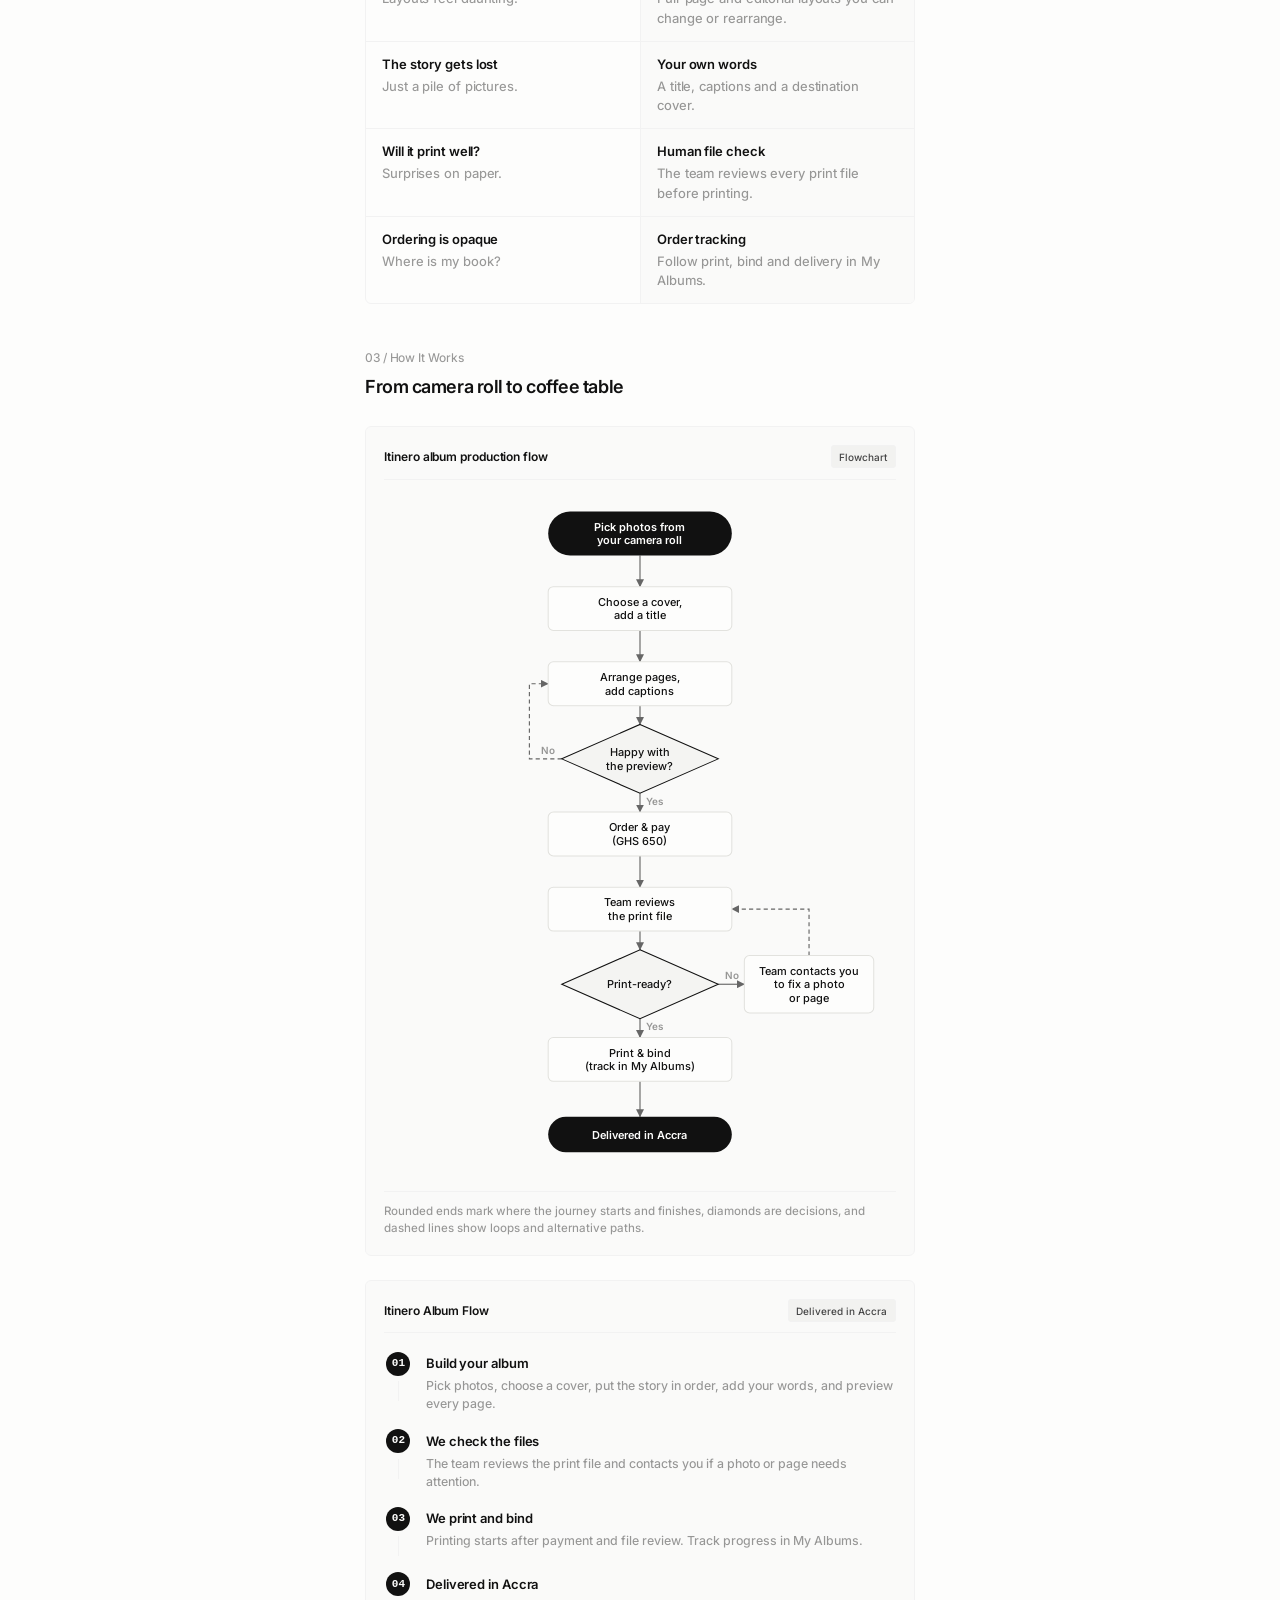
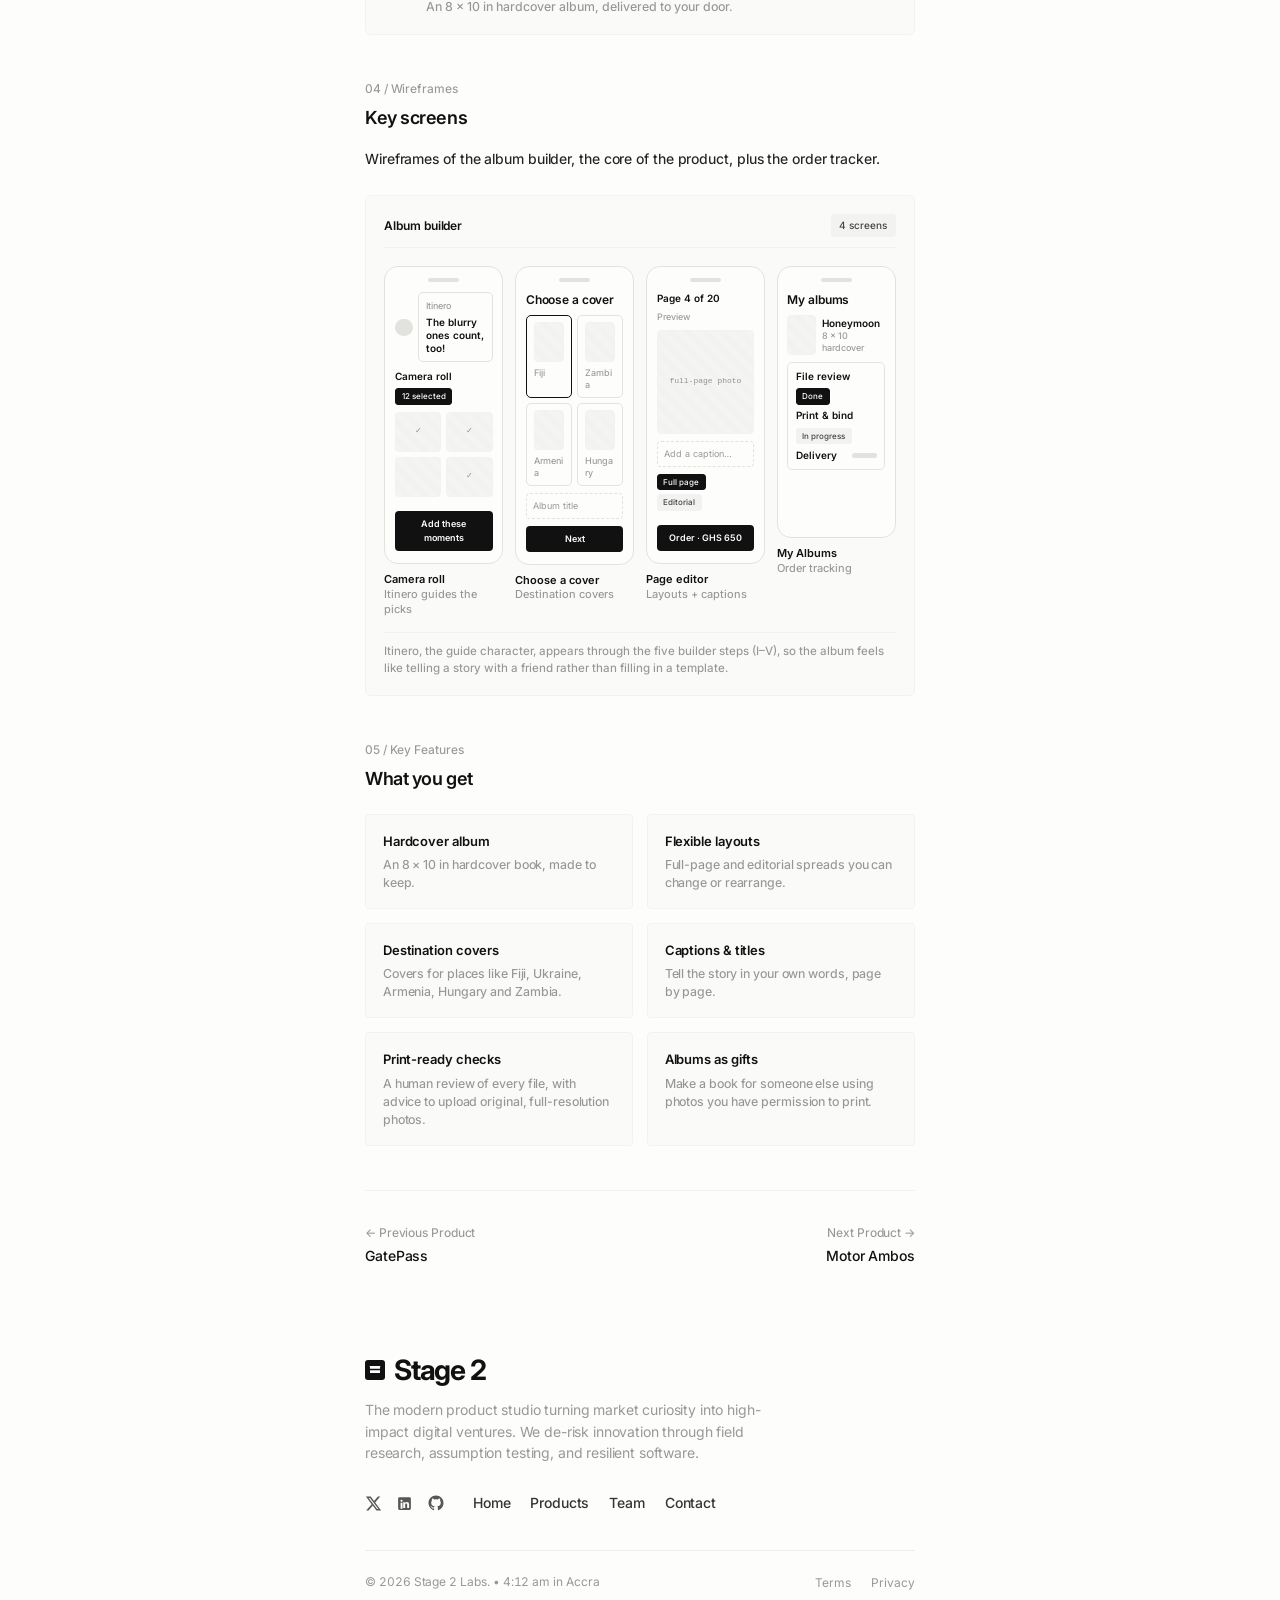
<file: products/itinero.html>
<!DOCTYPE html>
<html lang="en">
<head>
    <meta charset="utf-8">
    <meta name="viewport" content="width=device-width, initial-scale=1, maximum-scale=1, user-scalable=no">
    
    <title>Itinero — Problem, Solution & Wireframes | Stage 2 Labs</title>
    <meta name="title" content="Itinero — Problem, Solution & Wireframes | Stage 2 Labs">
    <meta name="description" content="Meet Itinero, the friendly guide that helps you turn the travel photos on your phone into a printed hardcover album, delivered in Accra.">
    
    <link rel="icon" type="image/svg+xml" href="../assets/favicon.svg">
    <link rel="preconnect" href="https://fonts.googleapis.com">
    <link rel="preconnect" href="https://fonts.gstatic.com" crossorigin>
    <link href="https://fonts.googleapis.com/css2?family=Inter:wght@400;460;500;600;700;800&display=swap" rel="stylesheet">
    <link rel="stylesheet" href="../assets/css/product-doc.css">
</head>
<body>
    <div class="container">
        <article class="doc-article">
            <!-- Navigation -->
            <nav class="doc-nav">
                <a href="../" class="back-link">
                    <span class="brand-logo" aria-hidden="true" title="Stage 2 Labs">
                        <svg viewBox="0 0 186 126" fill="currentColor">
                            <rect class="bar bar-top" width="186" height="50" rx="4"></rect>
                            <rect class="bar bar-bottom" y="76" width="186" height="50" rx="4"></rect>
                        </svg>
                    </span>
                    Stage 2 Labs
                </a>
            </nav>

            <!-- Header -->
            <header class="doc-header">
                <div class="doc-meta-pills">
                    <span class="doc-pill active">Consumer</span>
                    <span class="doc-pill">2025</span>
                    <span class="doc-pill">Accra • Travel & Print</span>
                </div>
                <h1 class="doc-title">Itinero</h1>
                <p class="doc-lead">
                    Dear travellers, meet Itinero. Itinero is a friendly guide that walks you through turning the photos in your camera roll into a printed, hardcover album, designed in minutes and delivered in Accra.
                </p>
                <div class="doc-actions">
                    <a href="https://tryitinero.com" target="_blank" rel="noopener noreferrer" class="action-btn-primary">
                        Visit Live Platform
                        <svg width="14" height="14" viewBox="0 0 24 24" fill="none" stroke="currentColor" stroke-width="2" stroke-linecap="round" stroke-linejoin="round">
                            <line x1="7" y1="17" x2="17" y2="7"></line>
                            <polyline points="7 7 17 7 17 17"></polyline>
                        </svg>
                    </a>
                    <a href="#wireframes" class="action-btn-secondary">View Wireframes</a>
                </div>
            </header>

            <!-- Quick Specs -->
            <div class="specs-grid">
                <div class="spec-item">
                    <span class="spec-label">Status</span>
                    <span class="spec-val">Live</span>
                </div>
                <div class="spec-item">
                    <span class="spec-label">Domain</span>
                    <span class="spec-val">tryitinero.com</span>
                </div>
                <div class="spec-item">
                    <span class="spec-label">Product</span>
                    <span class="spec-val">8 × 10 in hardcover</span>
                </div>
                <div class="spec-item">
                    <span class="spec-label">Price</span>
                    <span class="spec-val">GHS 650</span>
                </div>
            </div>

            <!-- 01. The Problem -->
            <section class="doc-section">
                <div class="section-eyebrow">01 / The Problem</div>
                <h2 class="section-title">Our best trips end up buried in a camera roll</h2>
                <p>
                    People take hundreds of photos on a honeymoon, a big adventure or a weekend away, and then almost never look at them again. They sit between screenshots and receipts on a phone, or in a cloud folder no one opens.
                </p>
                <p>
                    Photo books fix that, but most tools feel like design software: dozens of templates, fiddly layouts, and uncertainty about whether a phone photo will actually print well.
                </p>

                <div class="callout-box">
                    <div class="callout-title">Out of sight, out of mind</div>
                    <p>
                        Digital photos don't get revisited, shared at the dinner table, or passed on.
                    </p>
                </div>

                <div class="callout-box">
                    <div class="callout-title">Design is work</div>
                    <p>
                        Laying out pages, picking fonts and arranging a story takes time and skill most people don't have.
                    </p>
                </div>

                <div class="callout-box">
                    <div class="callout-title">Print anxiety</div>
                    <p>
                        Low-resolution or cropped files often look fine on a phone and disappointing on paper.
                    </p>
                </div>
            </section>

            <!-- 02. The Solution -->
            <section class="doc-section">
                <div class="section-eyebrow">02 / The Solution</div>
                <h2 class="section-title">A guide by your side, not a design tool</h2>
                <p>
                    <strong>The shift.</strong> Itinero started life as a travel-planning product, built around curated itineraries and travel documents for the trip ahead. It has since moved to the other end of the journey: what happens to the trip once you are home. The name stayed; the job changed.
                </p>
                <p>
                    Today Itinero is less a piece of software and more a character: a friendly guide that keeps you company through the album builder. Itinero nudges you to pick the good ones (the blurry ones count, too), choose a destination cover and add your own words. Layouts are ready-made but rearrangeable, and every page can be previewed before ordering.
                </p>
                <p>
                    Before anything is printed, a person checks the print file and gets in touch if a photo or page needs attention. Then the album is printed, bound and delivered.
                </p>

                <div class="ps-table">
                    <div class="ps-row ps-head">
                        <div class="ps-cell">Problem</div>
                        <div class="ps-cell">How we solve it</div>
                    </div>
                    <div class="ps-row">
                        <div class="ps-cell" data-label="Problem"><strong>Photos stuck on the phone</strong>Never revisited.</div>
                        <div class="ps-cell" data-label="Solution"><strong>Camera-roll picker</strong>Select your favourite moments and add them in one go.</div>
                    </div>
                    <div class="ps-row">
                        <div class="ps-cell" data-label="Problem"><strong>No design skills</strong>Layouts feel daunting.</div>
                        <div class="ps-cell" data-label="Solution"><strong>Ready layouts</strong>Full-page and editorial layouts you can change or rearrange.</div>
                    </div>
                    <div class="ps-row">
                        <div class="ps-cell" data-label="Problem"><strong>The story gets lost</strong>Just a pile of pictures.</div>
                        <div class="ps-cell" data-label="Solution"><strong>Your own words</strong>A title, captions and a destination cover.</div>
                    </div>
                    <div class="ps-row">
                        <div class="ps-cell" data-label="Problem"><strong>Will it print well?</strong>Surprises on paper.</div>
                        <div class="ps-cell" data-label="Solution"><strong>Human file check</strong>The team reviews every print file before printing.</div>
                    </div>
                    <div class="ps-row">
                        <div class="ps-cell" data-label="Problem"><strong>Ordering is opaque</strong>Where is my book?</div>
                        <div class="ps-cell" data-label="Solution"><strong>Order tracking</strong>Follow print, bind and delivery in My Albums.</div>
                    </div>
                </div>
            </section>

            <!-- 03. How It Works -->
            <section class="doc-section" id="how-it-works">
                <div class="section-eyebrow">03 / How It Works</div>
                <h2 class="section-title">From camera roll to coffee table</h2>
                <figure class="flow-diagram fc-figure">
                    <div class="flow-header">
                        <span class="flow-title">Itinero album production flow</span>
                        <span class="flow-badge">Flowchart</span>
                    </div>
                    <div class="fc-scroll">
                        <svg class="fc" viewBox="0 0 460 650" role="img" aria-label="Itinero album production flow" xmlns="http://www.w3.org/2000/svg">
                        <defs><marker id="fc-arrow" viewBox="0 0 8 8" refX="7.5" refY="4" markerWidth="7" markerHeight="7" orient="auto-start-reverse"><path class="fc-arrowhead" d="M0 0 L8 4 L0 8 Z"/></marker></defs>
                        <path class="fc-edge" d="M230 55 L230 85" marker-end="url(#fc-arrow)"/>
                        <path class="fc-edge" d="M230 127 L230 157" marker-end="url(#fc-arrow)"/>
                        <path class="fc-edge" d="M230 199 L230 217" marker-end="url(#fc-arrow)"/>
                        <path class="fc-edge dashed" d="M155 250 L124 250 L124 178 L142 178" marker-end="url(#fc-arrow)"/>
                        <text class="fc-edge-label" text-anchor="end" x="149" y="245">No</text>
                        <path class="fc-edge" d="M230 283 L230 301" marker-end="url(#fc-arrow)"/>
                        <text class="fc-edge-label" x="236" y="294">Yes</text>
                        <path class="fc-edge" d="M230 343 L230 373" marker-end="url(#fc-arrow)"/>
                        <path class="fc-edge" d="M230 415 L230 433" marker-end="url(#fc-arrow)"/>
                        <path class="fc-edge" d="M305 466 L317.5 466 L317.5 466 L330 466" marker-end="url(#fc-arrow)"/>
                        <text class="fc-edge-label" x="311" y="461">No</text>
                        <path class="fc-edge dashed" d="M392 438.5 L392 394 L318 394" marker-end="url(#fc-arrow)"/>
                        <path class="fc-edge" d="M230 499 L230 517" marker-end="url(#fc-arrow)"/>
                        <text class="fc-edge-label" x="236" y="510">Yes</text>
                        <path class="fc-edge" d="M230 559 L230 593" marker-end="url(#fc-arrow)"/>
                        <rect class="fc-term" x="142" y="13" width="176" height="42" rx="21"/>
                        <text class="fc-term-text" text-anchor="middle" dominant-baseline="central"><tspan x="230" y="27.5">Pick photos from</tspan><tspan x="230" y="40.5">your camera roll</tspan></text>
                        <rect class="fc-proc" x="142" y="85" width="176" height="42" rx="5"/>
                        <text class="fc-text" text-anchor="middle" dominant-baseline="central"><tspan x="230" y="99.5">Choose a cover,</tspan><tspan x="230" y="112.5">add a title</tspan></text>
                        <rect class="fc-proc" x="142" y="157" width="176" height="42" rx="5"/>
                        <text class="fc-text" text-anchor="middle" dominant-baseline="central"><tspan x="230" y="171.5">Arrange pages,</tspan><tspan x="230" y="184.5">add captions</tspan></text>
                        <polygon class="fc-dec" points="230,217 305,250 230,283 155,250"/>
                        <text class="fc-text" text-anchor="middle" dominant-baseline="central"><tspan x="230" y="243.5">Happy with</tspan><tspan x="230" y="256.5">the preview?</tspan></text>
                        <rect class="fc-proc" x="142" y="301" width="176" height="42" rx="5"/>
                        <text class="fc-text" text-anchor="middle" dominant-baseline="central"><tspan x="230" y="315.5">Order &amp; pay</tspan><tspan x="230" y="328.5">(GHS 650)</tspan></text>
                        <rect class="fc-proc" x="142" y="373" width="176" height="42" rx="5"/>
                        <text class="fc-text" text-anchor="middle" dominant-baseline="central"><tspan x="230" y="387.5">Team reviews</tspan><tspan x="230" y="400.5">the print file</tspan></text>
                        <polygon class="fc-dec" points="230,433 305,466 230,499 155,466"/>
                        <text class="fc-text" text-anchor="middle" dominant-baseline="central"><tspan x="230" y="466">Print-ready?</tspan></text>
                        <rect class="fc-proc" x="330" y="438.5" width="124" height="55" rx="5"/>
                        <text class="fc-text" text-anchor="middle" dominant-baseline="central"><tspan x="392" y="453">Team contacts you</tspan><tspan x="392" y="466">to fix a photo</tspan><tspan x="392" y="479">or page</tspan></text>
                        <rect class="fc-proc" x="142" y="517" width="176" height="42" rx="5"/>
                        <text class="fc-text" text-anchor="middle" dominant-baseline="central"><tspan x="230" y="531.5">Print &amp; bind</tspan><tspan x="230" y="544.5">(track in My Albums)</tspan></text>
                        <rect class="fc-term" x="142" y="593" width="176" height="34" rx="17"/>
                        <text class="fc-term-text" text-anchor="middle" dominant-baseline="central"><tspan x="230" y="610">Delivered in Accra</tspan></text>
                        </svg>
                    </div>
                    <figcaption class="wf-caption">Rounded ends mark where the journey starts and finishes, diamonds are decisions, and dashed lines show loops and alternative paths.</figcaption>
                </figure>

                <div class="flow-diagram">
                    <div class="flow-header">
                        <span class="flow-title">Itinero Album Flow</span>
                        <span class="flow-badge">Delivered in Accra</span>
                    </div>
                    <div class="flow-steps">
                        <div class="flow-step">
                            <div class="step-marker">
                                <span class="step-num">01</span>
                                <span class="step-line"></span>
                            </div>
                            <div class="step-content">
                                <div class="step-title">Build your album</div>
                                <div class="step-desc">Pick photos, choose a cover, put the story in order, add your words, and preview every page.</div>
                            </div>
                        </div>
                        <div class="flow-step">
                            <div class="step-marker">
                                <span class="step-num">02</span>
                                <span class="step-line"></span>
                            </div>
                            <div class="step-content">
                                <div class="step-title">We check the files</div>
                                <div class="step-desc">The team reviews the print file and contacts you if a photo or page needs attention.</div>
                            </div>
                        </div>
                        <div class="flow-step">
                            <div class="step-marker">
                                <span class="step-num">03</span>
                                <span class="step-line"></span>
                            </div>
                            <div class="step-content">
                                <div class="step-title">We print and bind</div>
                                <div class="step-desc">Printing starts after payment and file review. Track progress in My Albums.</div>
                            </div>
                        </div>
                        <div class="flow-step flow-step-final">
                            <div class="step-marker">
                                <span class="step-num">04</span>
                            </div>
                            <div class="step-content">
                                <div class="step-title">Delivered in Accra</div>
                                <div class="step-desc">An 8 × 10 in hardcover album, delivered to your door.</div>
                            </div>
                        </div>
                    </div>
                </div>
            </section>

            <!-- 04. Wireframes -->
            <section class="doc-section" id="wireframes">
                <div class="section-eyebrow">04 / Wireframes</div>
                <h2 class="section-title">Key screens</h2>
                <p>
                    Wireframes of the album builder, the core of the product, plus the order tracker.
                </p>

                <figure class="wf">
                    <div class="flow-header">
                        <span class="flow-title">Album builder</span>
                        <span class="flow-badge">4 screens</span>
                    </div>
                    <div class="wf-screens">
                        <div class="wf-screen">
                            <div class="wf-frame">
                                <div class="wf-row start"><div class="wf-avatar"></div><div class="wf-box" style="flex-grow:1"><span class="wf-t sm">Itinero</span><span class="wf-t">The blurry ones count, too!</span></div></div>
                                <div class="wf-row"><span class="wf-t">Camera roll</span><span class="wf-chip on">12 selected</span></div>
                                <div class="wf-grid2">
                                    <div class="wf-img sq">✓</div><div class="wf-img sq">✓</div>
                                    <div class="wf-img sq"></div><div class="wf-img sq">✓</div>
                                </div>
                                <div class="wf-spacer"></div>
                                <div class="wf-btn">Add these moments</div>
                            </div>
                            <div class="wf-screen-label">Camera roll<span>Itinero guides the picks</span></div>
                        </div>
                        <div class="wf-screen">
                            <div class="wf-frame">
                                <div class="wf-t lg">Choose a cover</div>
                                <div class="wf-grid2">
                                    <div class="wf-box on"><div class="wf-img sq"></div><span class="wf-t sm">Fiji</span></div>
                                    <div class="wf-box"><div class="wf-img sq"></div><span class="wf-t sm">Zambia</span></div>
                                    <div class="wf-box"><div class="wf-img sq"></div><span class="wf-t sm">Armenia</span></div>
                                    <div class="wf-box"><div class="wf-img sq"></div><span class="wf-t sm">Hungary</span></div>
                                </div>
                                <div class="wf-input">Album title</div>
                                <div class="wf-btn">Next</div>
                            </div>
                            <div class="wf-screen-label">Choose a cover<span>Destination covers</span></div>
                        </div>
                        <div class="wf-screen">
                            <div class="wf-frame">
                                <div class="wf-row"><span class="wf-t">Page 4 of 20</span><span class="wf-t sm">Preview</span></div>
                                <div class="wf-img tall">full-page photo</div>
                                <div class="wf-input">Add a caption…</div>
                                <div class="wf-wrap"><span class="wf-chip on">Full page</span><span class="wf-chip">Editorial</span></div>
                                <div class="wf-spacer"></div>
                                <div class="wf-btn">Order · GHS 650</div>
                            </div>
                            <div class="wf-screen-label">Page editor<span>Layouts + captions</span></div>
                        </div>
                        <div class="wf-screen">
                            <div class="wf-frame">
                                <div class="wf-t lg">My albums</div>
                                <div class="wf-row start"><div class="wf-img sq" style="width:2rem"></div><div><div class="wf-t">Honeymoon</div><div class="wf-t sm">8 × 10 hardcover</div></div></div>
                                <div class="wf-box">
                                    <div class="wf-row"><span class="wf-t">File review</span><span class="wf-chip on">Done</span></div>
                                    <div class="wf-row"><span class="wf-t">Print &amp; bind</span><span class="wf-chip">In progress</span></div>
                                    <div class="wf-row"><span class="wf-t">Delivery</span><span class="wf-ln w30"></span></div>
                                </div>
                            </div>
                            <div class="wf-screen-label">My Albums<span>Order tracking</span></div>
                        </div>
                    </div>
                    <figcaption class="wf-caption">Itinero, the guide character, appears through the five builder steps (I–V), so the album feels like telling a story with a friend rather than filling in a template.</figcaption>
                </figure>
            </section>

            <!-- 05. Key Features -->
            <section class="doc-section">
                <div class="section-eyebrow">05 / Key Features</div>
                <h2 class="section-title">What you get</h2>
                <div class="feature-cards">
                    <div class="feature-card">
                        <h4>Hardcover album</h4>
                        <p>An 8 × 10 in hardcover book, made to keep.</p>
                    </div>
                    <div class="feature-card">
                        <h4>Flexible layouts</h4>
                        <p>Full-page and editorial spreads you can change or rearrange.</p>
                    </div>
                    <div class="feature-card">
                        <h4>Destination covers</h4>
                        <p>Covers for places like Fiji, Ukraine, Armenia, Hungary and Zambia.</p>
                    </div>
                    <div class="feature-card">
                        <h4>Captions & titles</h4>
                        <p>Tell the story in your own words, page by page.</p>
                    </div>
                    <div class="feature-card">
                        <h4>Print-ready checks</h4>
                        <p>A human review of every file, with advice to upload original, full-resolution photos.</p>
                    </div>
                    <div class="feature-card">
                        <h4>Albums as gifts</h4>
                        <p>Make a book for someone else using photos you have permission to print.</p>
                    </div>
                </div>
            </section>

            <!-- Pagination -->
            <div class="doc-pagination">
                <a href="gatepass" class="pagination-item">
                    <span class="pagination-dir">← Previous Product</span>
                    <span class="pagination-title">GatePass</span>
                </a>
                <a href="motor-ambos" class="pagination-item next">
                    <span class="pagination-dir">Next Product →</span>
                    <span class="pagination-title">Motor Ambos</span>
                </a>
            </div>
        </article>

        <!-- Footer -->
        <footer class="footer">
            <div class="footer-container">
                <div class="footer-brand-wrap">
                    <a href="../" class="footer-brand" aria-label="Stage 2 Labs">
                        <span class="brand-logo footer-logo" aria-hidden="true">
                            <svg viewBox="0 0 186 126" fill="currentColor">
                                <rect class="bar bar-top" width="186" height="50" rx="4"></rect>
                                <rect class="bar bar-bottom" y="76" width="186" height="50" rx="4"></rect>
                            </svg>
                        </span>
                        <span class="footer-brand-text">Stage 2</span>
                    </a>
                </div>

                <p class="footer-desc">
                    The modern product studio turning market curiosity into high-impact digital ventures. We de-risk innovation through field research, assumption testing, and resilient software.
                </p>

                <div class="footer-nav-row">
                    <div class="footer-socials">
                        <a href="https://twitter.com/maxwellcofie" target="_blank" rel="noopener noreferrer" aria-label="X (formerly Twitter)" class="footer-icon-link">
                            <svg width="17" height="17" viewBox="0 0 24 24" fill="currentColor">
                                <path d="M18.244 2.25h3.308l-7.227 8.26 8.502 11.24H16.17l-5.214-6.817L4.99 21.75H1.68l7.73-8.835L1.254 2.25H8.08l4.713 6.231zm-1.161 17.52h1.833L7.084 4.126H5.117z"/>
                            </svg>
                        </a>
                        <a href="https://linkedin.com/in/maxwellcofie" target="_blank" rel="noopener noreferrer" aria-label="LinkedIn" class="footer-icon-link">
                            <svg width="17" height="17" viewBox="0 0 24 24" fill="currentColor">
                                <path d="M19 3a2 2 0 0 1 2 2v14a2 2 0 0 1-2 2H5a2 2 0 0 1-2-2V5a2 2 0 0 1 2-2h14m-.5 15.5v-5.3a3.26 3.26 0 0 0-3.26-3.26c-.85 0-1.84.52-2.28 1.3v-1.11h-2.79v8.37h2.79v-4.93c0-.77.62-1.4 1.39-1.4a1.4 1.4 0 0 1 1.4 1.4v4.93h2.75M6.46 10.9v8.37H9.2V10.9H6.46M7.83 6.55a1.6 1.6 0 0 0-1.6 1.6 1.6 1.6 0 0 0 1.6 1.6 1.6 1.6 0 0 0 1.6-1.6 1.6 1.6 0 0 0-1.6-1.6z"/>
                            </svg>
                        </a>
                        <a href="https://github.com/maxwellcofie" target="_blank" rel="noopener noreferrer" aria-label="GitHub" class="footer-icon-link">
                            <svg width="18" height="18" viewBox="0 0 24 24" fill="currentColor">
                                <path fill-rule="evenodd" clip-rule="evenodd" d="M12 2C6.477 2 2 6.484 2 12.017c0 4.425 2.865 8.18 6.839 9.504.5.092.682-.217.682-.483 0-.237-.008-.868-.013-1.703-2.782.605-3.369-1.343-3.369-1.343-.454-1.158-1.11-1.466-1.11-1.466-.908-.62.069-.608.069-.608 1.003.07 1.53 1.032 1.53 1.032.892 1.53 2.341 1.088 2.91.832.092-.647.35-1.088.636-1.338-2.22-.253-4.555-1.113-4.555-4.951 0-1.093.39-1.988 1.029-2.688-.103-.253-.446-1.272.098-2.65 0 0 .84-.27 2.75 1.026A9.564 9.564 0 0112 6.844c.85.004 1.705.115 2.504.337 1.909-1.296 2.747-1.027 2.747-1.027.546 1.379.202 2.398.1 2.651.64.7 1.028 1.595 1.028 2.688 0 3.848-2.339 4.695-4.566 4.943.359.309.678.92.678 1.855 0 1.338-.012 2.419-.012 2.747 0 .268.18.58.688.482A10.019 10.019 0 0022 12.017C22 6.484 17.522 2 12 2z"/>
                            </svg>
                        </a>
                    </div>
                    <nav class="footer-links" aria-label="Footer Navigation">
                        <a href="../" class="footer-link">Home</a>
                        <a href="../#products" class="footer-link">Products</a>
                        <a href="../team" class="footer-link">Team</a>
                        <a href="mailto:hello@stage2.xyz" class="footer-link">Contact</a>
                    </nav>
                </div>

                <div class="footer-divider"></div>

                <div class="footer-bottom">
                    <p class="footer-copyright">
                        © 2026 Stage 2 Labs. <span class="footer-time">• <span id="accra-time"></span> in Accra</span>
                    </p>
                    <div class="footer-legal">
                        <a href="#" class="footer-legal-link">Terms</a>
                        <a href="#" class="footer-legal-link">Privacy</a>
                    </div>
                </div>
            </div>
        </footer>
    </div>

    <script>
        function updateAccraTime() {
            try {
                const el = document.getElementById('accra-time');
                if (!el) return;
                const now = new Date();
                const timeString = new Intl.DateTimeFormat('en-US', {
                    timeZone: 'Africa/Accra',
                    hour: 'numeric',
                    minute: '2-digit',
                    hour12: true
                }).format(now).toLowerCase();
                el.textContent = timeString;
            } catch (e) {}
        }
        updateAccraTime();
        setInterval(updateAccraTime, 1000);
    </script>
</body>
</html>
</file>
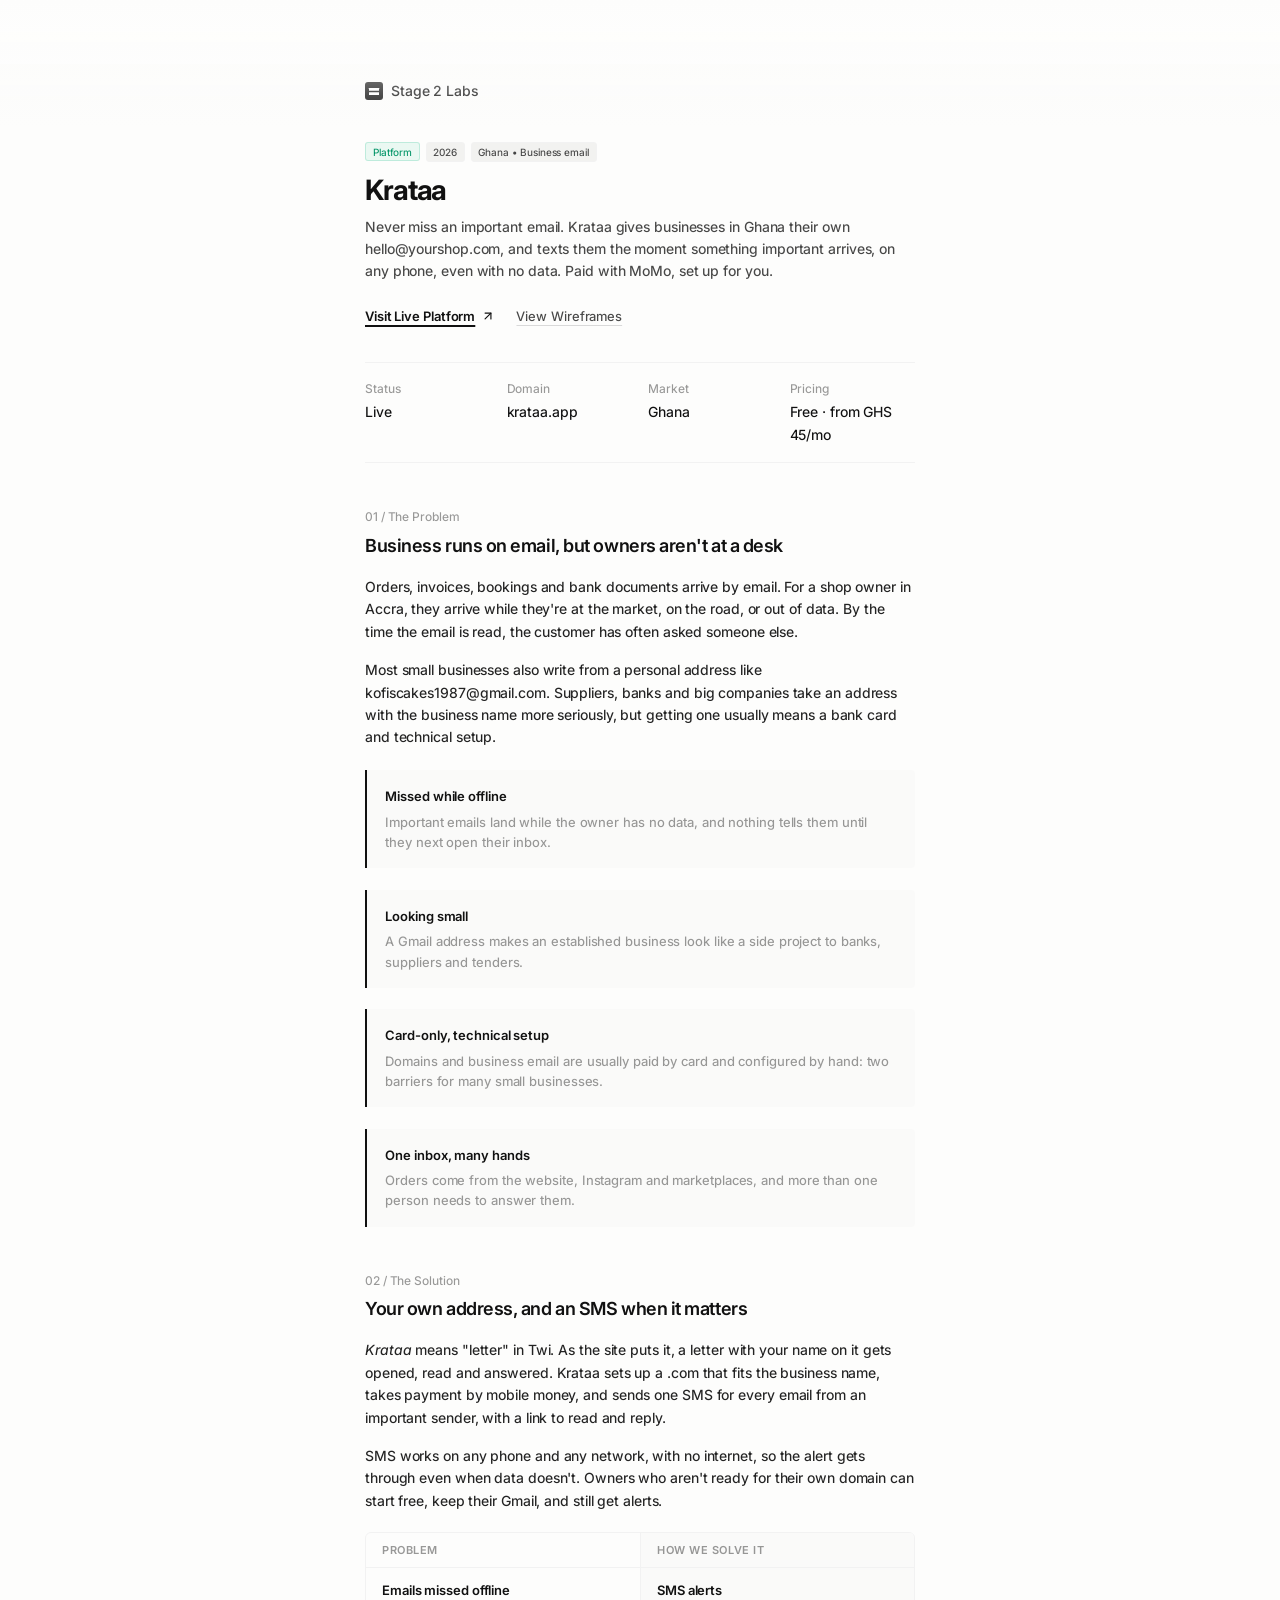
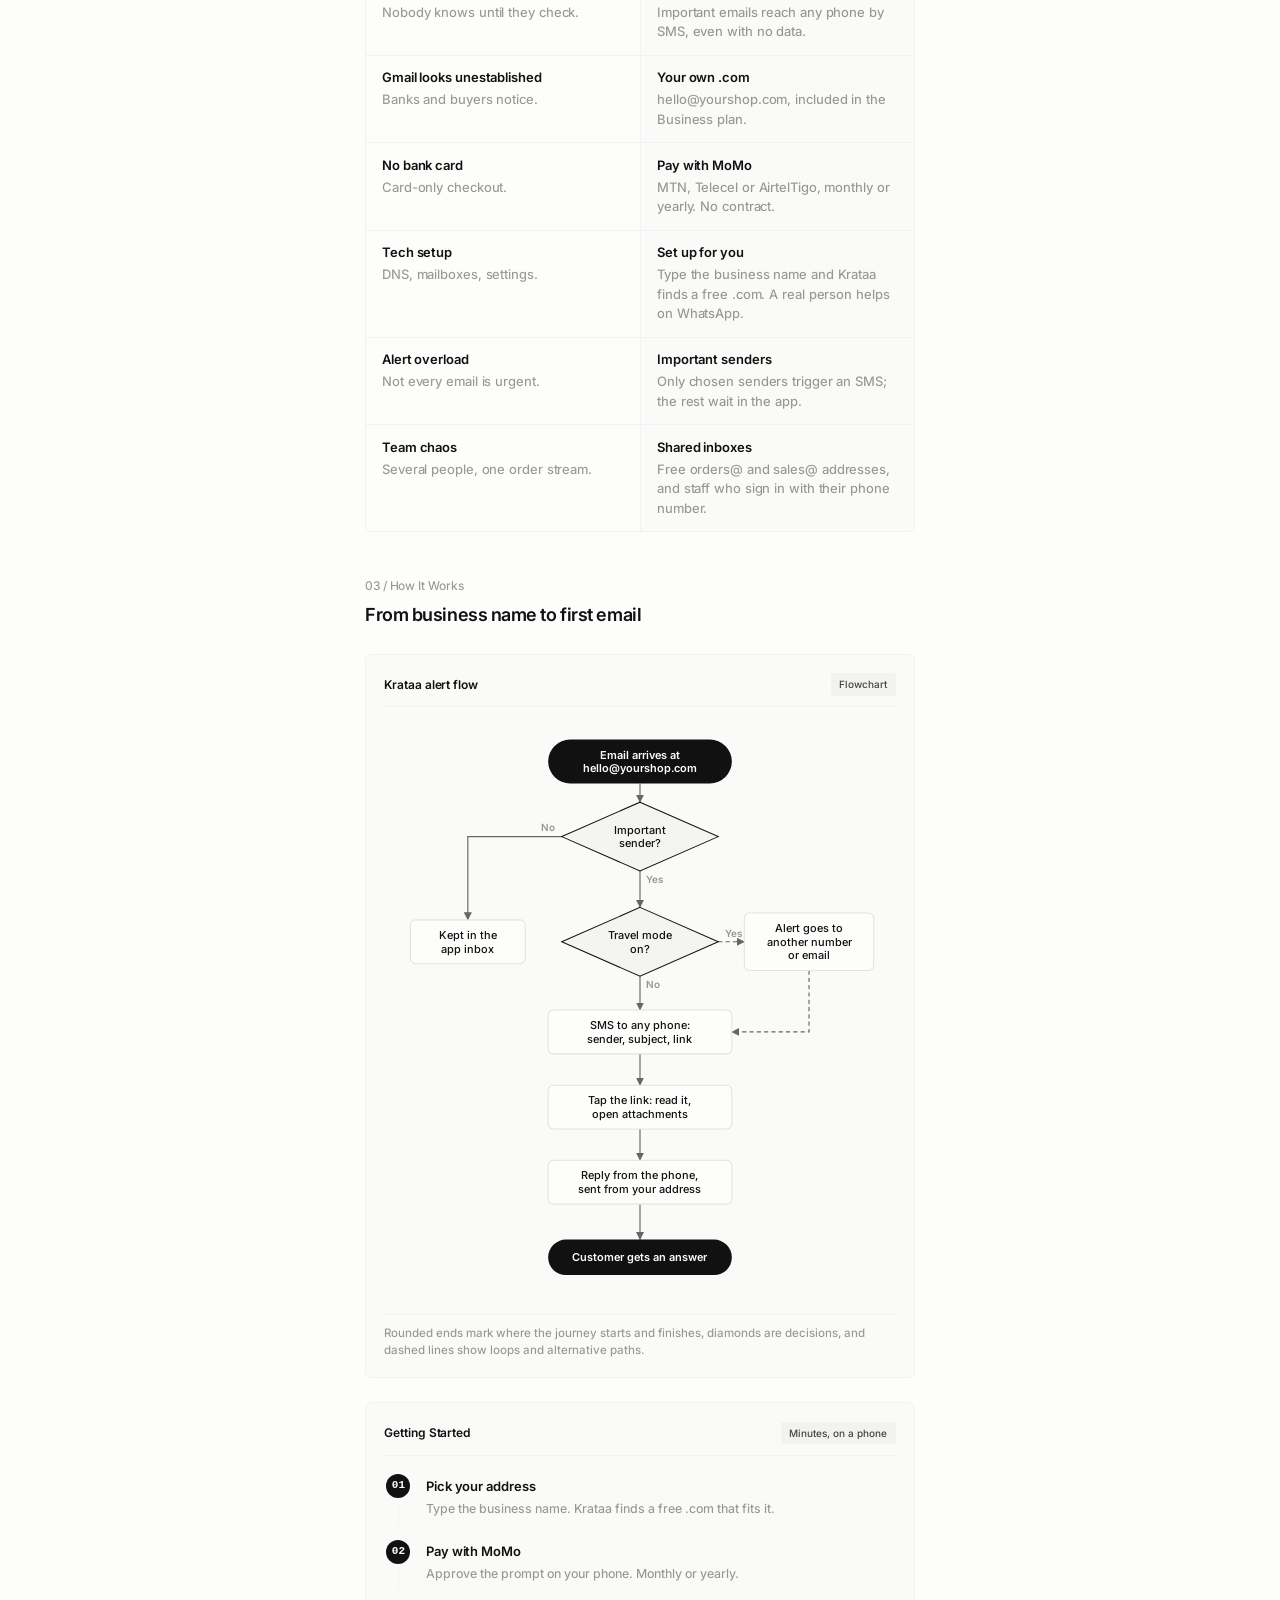
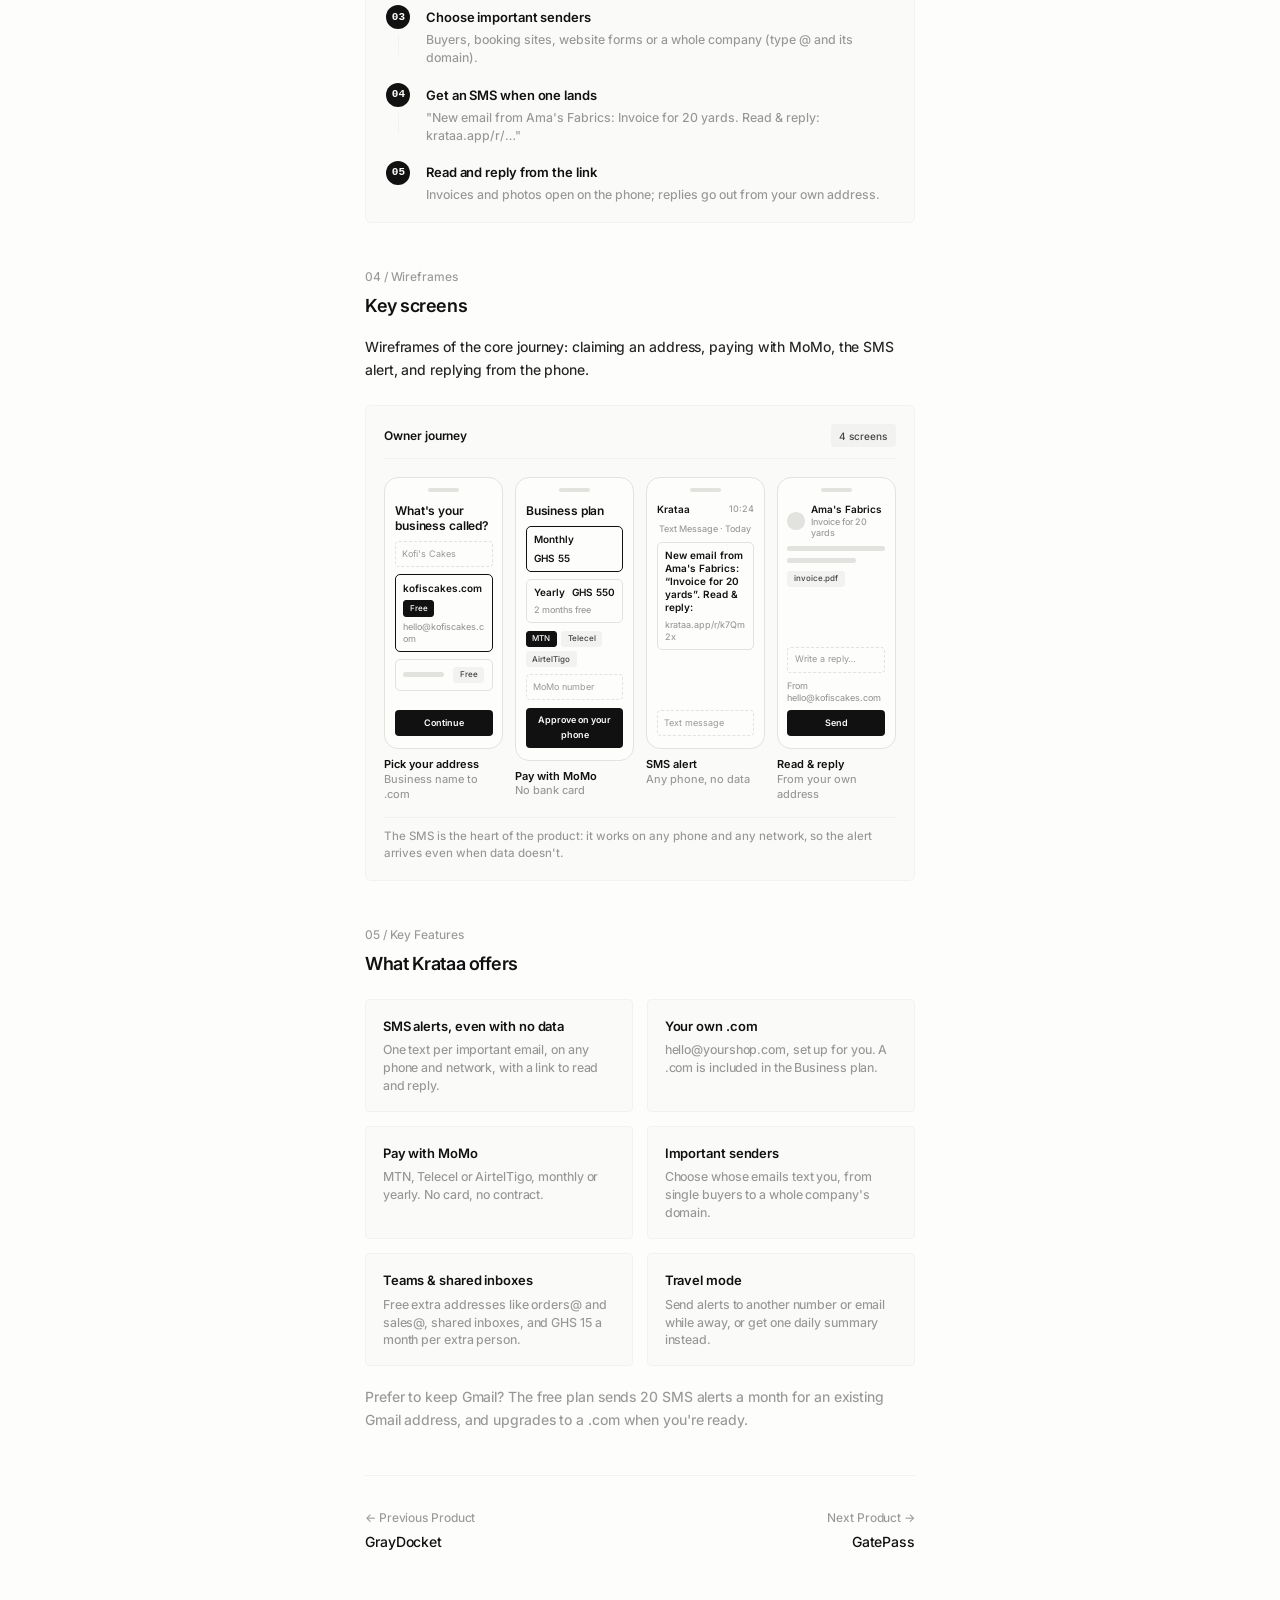
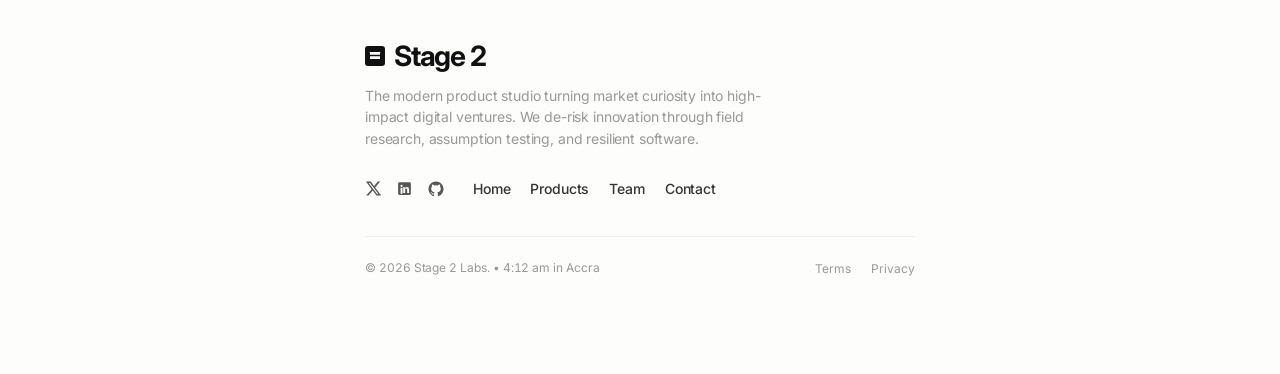
<file: products/krataa.html>
<!DOCTYPE html>
<html lang="en">
<head>
    <meta charset="utf-8">
    <meta name="viewport" content="width=device-width, initial-scale=1, maximum-scale=1, user-scalable=no">
    
    <title>Krataa — Problem, Solution & Wireframes | Stage 2 Labs</title>
    <meta name="title" content="Krataa — Problem, Solution & Wireframes | Stage 2 Labs">
    <meta name="description" content="Krataa gives businesses in Ghana their own email address and an SMS the moment an important email arrives, on any phone, even with no data. Paid with MoMo.">
    
    <link rel="icon" type="image/svg+xml" href="../assets/favicon.svg">
    <link rel="preconnect" href="https://fonts.googleapis.com">
    <link rel="preconnect" href="https://fonts.gstatic.com" crossorigin>
    <link href="https://fonts.googleapis.com/css2?family=Inter:wght@400;460;500;600;700;800&display=swap" rel="stylesheet">
    <link rel="stylesheet" href="../assets/css/product-doc.css">
</head>
<body>
    <div class="container">
        <article class="doc-article">
            <!-- Navigation -->
            <nav class="doc-nav">
                <a href="../" class="back-link">
                    <span class="brand-logo" aria-hidden="true" title="Stage 2 Labs">
                        <svg viewBox="0 0 186 126" fill="currentColor">
                            <rect class="bar bar-top" width="186" height="50" rx="4"></rect>
                            <rect class="bar bar-bottom" y="76" width="186" height="50" rx="4"></rect>
                        </svg>
                    </span>
                    Stage 2 Labs
                </a>
            </nav>

            <!-- Header -->
            <header class="doc-header">
                <div class="doc-meta-pills">
                    <span class="doc-pill active">Platform</span>
                    <span class="doc-pill">2026</span>
                    <span class="doc-pill">Ghana • Business email</span>
                </div>
                <h1 class="doc-title">Krataa</h1>
                <p class="doc-lead">
                    Never miss an important email. Krataa gives businesses in Ghana their own hello@yourshop.com, and texts them the moment something important arrives, on any phone, even with no data. Paid with MoMo, set up for you.
                </p>
                <div class="doc-actions">
                    <a href="https://krataa.app" target="_blank" rel="noopener noreferrer" class="action-btn-primary">
                        Visit Live Platform
                        <svg width="14" height="14" viewBox="0 0 24 24" fill="none" stroke="currentColor" stroke-width="2" stroke-linecap="round" stroke-linejoin="round">
                            <line x1="7" y1="17" x2="17" y2="7"></line>
                            <polyline points="7 7 17 7 17 17"></polyline>
                        </svg>
                    </a>
                    <a href="#wireframes" class="action-btn-secondary">View Wireframes</a>
                </div>
            </header>

            <!-- Quick Specs -->
            <div class="specs-grid">
                <div class="spec-item">
                    <span class="spec-label">Status</span>
                    <span class="spec-val">Live</span>
                </div>
                <div class="spec-item">
                    <span class="spec-label">Domain</span>
                    <span class="spec-val">krataa.app</span>
                </div>
                <div class="spec-item">
                    <span class="spec-label">Market</span>
                    <span class="spec-val">Ghana</span>
                </div>
                <div class="spec-item">
                    <span class="spec-label">Pricing</span>
                    <span class="spec-val">Free · from GHS 45/mo</span>
                </div>
            </div>

            <!-- 01. The Problem -->
            <section class="doc-section">
                <div class="section-eyebrow">01 / The Problem</div>
                <h2 class="section-title">Business runs on email, but owners aren't at a desk</h2>
                <p>
                    Orders, invoices, bookings and bank documents arrive by email. For a shop owner in Accra, they arrive while they're at the market, on the road, or out of data. By the time the email is read, the customer has often asked someone else.
                </p>
                <p>
                    Most small businesses also write from a personal address like kofiscakes1987@gmail.com. Suppliers, banks and big companies take an address with the business name more seriously, but getting one usually means a bank card and technical setup.
                </p>

                <div class="callout-box">
                    <div class="callout-title">Missed while offline</div>
                    <p>
                        Important emails land while the owner has no data, and nothing tells them until they next open their inbox.
                    </p>
                </div>

                <div class="callout-box">
                    <div class="callout-title">Looking small</div>
                    <p>
                        A Gmail address makes an established business look like a side project to banks, suppliers and tenders.
                    </p>
                </div>

                <div class="callout-box">
                    <div class="callout-title">Card-only, technical setup</div>
                    <p>
                        Domains and business email are usually paid by card and configured by hand: two barriers for many small businesses.
                    </p>
                </div>

                <div class="callout-box">
                    <div class="callout-title">One inbox, many hands</div>
                    <p>
                        Orders come from the website, Instagram and marketplaces, and more than one person needs to answer them.
                    </p>
                </div>
            </section>

            <!-- 02. The Solution -->
            <section class="doc-section">
                <div class="section-eyebrow">02 / The Solution</div>
                <h2 class="section-title">Your own address, and an SMS when it matters</h2>
                <p>
                    <em>Krataa</em> means "letter" in Twi. As the site puts it, a letter with your name on it gets opened, read and answered. Krataa sets up a .com that fits the business name, takes payment by mobile money, and sends one SMS for every email from an important sender, with a link to read and reply.
                </p>
                <p>
                    SMS works on any phone and any network, with no internet, so the alert gets through even when data doesn't. Owners who aren't ready for their own domain can start free, keep their Gmail, and still get alerts.
                </p>

                <div class="ps-table">
                    <div class="ps-row ps-head">
                        <div class="ps-cell">Problem</div>
                        <div class="ps-cell">How we solve it</div>
                    </div>
                    <div class="ps-row">
                        <div class="ps-cell" data-label="Problem"><strong>Emails missed offline</strong>Nobody knows until they check.</div>
                        <div class="ps-cell" data-label="Solution"><strong>SMS alerts</strong>Important emails reach any phone by SMS, even with no data.</div>
                    </div>
                    <div class="ps-row">
                        <div class="ps-cell" data-label="Problem"><strong>Gmail looks unestablished</strong>Banks and buyers notice.</div>
                        <div class="ps-cell" data-label="Solution"><strong>Your own .com</strong>hello@yourshop.com, included in the Business plan.</div>
                    </div>
                    <div class="ps-row">
                        <div class="ps-cell" data-label="Problem"><strong>No bank card</strong>Card-only checkout.</div>
                        <div class="ps-cell" data-label="Solution"><strong>Pay with MoMo</strong>MTN, Telecel or AirtelTigo, monthly or yearly. No contract.</div>
                    </div>
                    <div class="ps-row">
                        <div class="ps-cell" data-label="Problem"><strong>Tech setup</strong>DNS, mailboxes, settings.</div>
                        <div class="ps-cell" data-label="Solution"><strong>Set up for you</strong>Type the business name and Krataa finds a free .com. A real person helps on WhatsApp.</div>
                    </div>
                    <div class="ps-row">
                        <div class="ps-cell" data-label="Problem"><strong>Alert overload</strong>Not every email is urgent.</div>
                        <div class="ps-cell" data-label="Solution"><strong>Important senders</strong>Only chosen senders trigger an SMS; the rest wait in the app.</div>
                    </div>
                    <div class="ps-row">
                        <div class="ps-cell" data-label="Problem"><strong>Team chaos</strong>Several people, one order stream.</div>
                        <div class="ps-cell" data-label="Solution"><strong>Shared inboxes</strong>Free orders@ and sales@ addresses, and staff who sign in with their phone number.</div>
                    </div>
                </div>
            </section>

            <!-- 03. How It Works -->
            <section class="doc-section" id="how-it-works">
                <div class="section-eyebrow">03 / How It Works</div>
                <h2 class="section-title">From business name to first email</h2>
                <figure class="flow-diagram fc-figure">
                    <div class="flow-header">
                        <span class="flow-title">Krataa alert flow</span>
                        <span class="flow-badge">Flowchart</span>
                    </div>
                    <div class="fc-scroll">
                        <svg class="fc" viewBox="0 0 460 549.2" role="img" aria-label="Krataa alert flow" xmlns="http://www.w3.org/2000/svg">
                        <defs><marker id="fc-arrow" viewBox="0 0 8 8" refX="7.5" refY="4" markerWidth="7" markerHeight="7" orient="auto-start-reverse"><path class="fc-arrowhead" d="M0 0 L8 4 L0 8 Z"/></marker></defs>
                        <path class="fc-edge" d="M230 55 L230 73" marker-end="url(#fc-arrow)"/>
                        <path class="fc-edge" d="M155 106 L65 106 L65 185.8" marker-end="url(#fc-arrow)"/>
                        <text class="fc-edge-label" text-anchor="end" x="149" y="101">No</text>
                        <path class="fc-edge" d="M230 139 L230 173.8" marker-end="url(#fc-arrow)"/>
                        <text class="fc-edge-label" x="236" y="150">Yes</text>
                        <path class="fc-edge dashed" d="M305 206.8 L317.5 206.8 L317.5 206.8 L330 206.8" marker-end="url(#fc-arrow)"/>
                        <text class="fc-edge-label" x="311" y="201.8">Yes</text>
                        <path class="fc-edge dashed" d="M392 234.3 L392 293.2 L318 293.2" marker-end="url(#fc-arrow)"/>
                        <path class="fc-edge" d="M230 239.8 L230 272.2" marker-end="url(#fc-arrow)"/>
                        <text class="fc-edge-label" x="236" y="250.8">No</text>
                        <path class="fc-edge" d="M230 314.2 L230 344.2" marker-end="url(#fc-arrow)"/>
                        <path class="fc-edge" d="M230 386.2 L230 416.2" marker-end="url(#fc-arrow)"/>
                        <path class="fc-edge" d="M230 458.2 L230 492.2" marker-end="url(#fc-arrow)"/>
                        <rect class="fc-term" x="142" y="13" width="176" height="42" rx="21"/>
                        <text class="fc-term-text" text-anchor="middle" dominant-baseline="central"><tspan x="230" y="27.5">Email arrives at</tspan><tspan x="230" y="40.5">hello@yourshop.com</tspan></text>
                        <polygon class="fc-dec" points="230,73 305,106 230,139 155,106"/>
                        <text class="fc-text" text-anchor="middle" dominant-baseline="central"><tspan x="230" y="99.5">Important</tspan><tspan x="230" y="112.5">sender?</tspan></text>
                        <rect class="fc-proc" x="10" y="185.8" width="110" height="42" rx="5"/>
                        <text class="fc-text" text-anchor="middle" dominant-baseline="central"><tspan x="65" y="200.3">Kept in the</tspan><tspan x="65" y="213.3">app inbox</tspan></text>
                        <polygon class="fc-dec" points="230,173.8 305,206.8 230,239.8 155,206.8"/>
                        <text class="fc-text" text-anchor="middle" dominant-baseline="central"><tspan x="230" y="200.3">Travel mode</tspan><tspan x="230" y="213.3">on?</tspan></text>
                        <rect class="fc-proc" x="330" y="179.3" width="124" height="55" rx="5"/>
                        <text class="fc-text" text-anchor="middle" dominant-baseline="central"><tspan x="392" y="193.8">Alert goes to</tspan><tspan x="392" y="206.8">another number</tspan><tspan x="392" y="219.8">or email</tspan></text>
                        <rect class="fc-proc" x="142" y="272.2" width="176" height="42" rx="5"/>
                        <text class="fc-text" text-anchor="middle" dominant-baseline="central"><tspan x="230" y="286.7">SMS to any phone:</tspan><tspan x="230" y="299.7">sender, subject, link</tspan></text>
                        <rect class="fc-proc" x="142" y="344.2" width="176" height="42" rx="5"/>
                        <text class="fc-text" text-anchor="middle" dominant-baseline="central"><tspan x="230" y="358.7">Tap the link: read it,</tspan><tspan x="230" y="371.7">open attachments</tspan></text>
                        <rect class="fc-proc" x="142" y="416.2" width="176" height="42" rx="5"/>
                        <text class="fc-text" text-anchor="middle" dominant-baseline="central"><tspan x="230" y="430.7">Reply from the phone,</tspan><tspan x="230" y="443.7">sent from your address</tspan></text>
                        <rect class="fc-term" x="142" y="492.2" width="176" height="34" rx="17"/>
                        <text class="fc-term-text" text-anchor="middle" dominant-baseline="central"><tspan x="230" y="509.2">Customer gets an answer</tspan></text>
                        </svg>
                    </div>
                    <figcaption class="wf-caption">Rounded ends mark where the journey starts and finishes, diamonds are decisions, and dashed lines show loops and alternative paths.</figcaption>
                </figure>

                <div class="flow-diagram">
                    <div class="flow-header">
                        <span class="flow-title">Getting Started</span>
                        <span class="flow-badge">Minutes, on a phone</span>
                    </div>
                    <div class="flow-steps">
                        <div class="flow-step">
                            <div class="step-marker">
                                <span class="step-num">01</span>
                                <span class="step-line"></span>
                            </div>
                            <div class="step-content">
                                <div class="step-title">Pick your address</div>
                                <div class="step-desc">Type the business name. Krataa finds a free .com that fits it.</div>
                            </div>
                        </div>
                        <div class="flow-step">
                            <div class="step-marker">
                                <span class="step-num">02</span>
                                <span class="step-line"></span>
                            </div>
                            <div class="step-content">
                                <div class="step-title">Pay with MoMo</div>
                                <div class="step-desc">Approve the prompt on your phone. Monthly or yearly.</div>
                            </div>
                        </div>
                        <div class="flow-step">
                            <div class="step-marker">
                                <span class="step-num">03</span>
                                <span class="step-line"></span>
                            </div>
                            <div class="step-content">
                                <div class="step-title">Choose important senders</div>
                                <div class="step-desc">Buyers, booking sites, website forms or a whole company (type @ and its domain).</div>
                            </div>
                        </div>
                        <div class="flow-step">
                            <div class="step-marker">
                                <span class="step-num">04</span>
                                <span class="step-line"></span>
                            </div>
                            <div class="step-content">
                                <div class="step-title">Get an SMS when one lands</div>
                                <div class="step-desc">"New email from Ama's Fabrics: Invoice for 20 yards. Read &amp; reply: krataa.app/r/…"</div>
                            </div>
                        </div>
                        <div class="flow-step flow-step-final">
                            <div class="step-marker">
                                <span class="step-num">05</span>
                            </div>
                            <div class="step-content">
                                <div class="step-title">Read and reply from the link</div>
                                <div class="step-desc">Invoices and photos open on the phone; replies go out from your own address.</div>
                            </div>
                        </div>
                    </div>
                </div>
            </section>

            <!-- 04. Wireframes -->
            <section class="doc-section">
                <div class="section-eyebrow">04 / Wireframes</div>
                <h2 class="section-title">Key screens</h2>
                <p>
                    Wireframes of the core journey: claiming an address, paying with MoMo, the SMS alert, and replying from the phone.
                </p>

                <figure class="wf">
                    <div class="flow-header">
                        <span class="flow-title">Owner journey</span>
                        <span class="flow-badge">4 screens</span>
                    </div>
                    <div class="wf-screens">
                        <div class="wf-screen">
                            <div class="wf-frame">
                                <div class="wf-t lg">What's your business called?</div>
                                <div class="wf-input">Kofi's Cakes</div>
                                <div class="wf-box on"><div class="wf-row"><span class="wf-t">kofiscakes.com</span><span class="wf-chip on">Free</span></div><span class="wf-t sm">hello@kofiscakes.com</span></div>
                                <div class="wf-box"><div class="wf-row"><span class="wf-ln w50"></span><span class="wf-chip">Free</span></div></div>
                                <div class="wf-spacer"></div>
                                <div class="wf-btn">Continue</div>
                            </div>
                            <div class="wf-screen-label">Pick your address<span>Business name to .com</span></div>
                        </div>
                        <div class="wf-screen">
                            <div class="wf-frame">
                                <div class="wf-t lg">Business plan</div>
                                <div class="wf-box on"><div class="wf-row"><span class="wf-t">Monthly</span><span class="wf-t">GHS 55</span></div></div>
                                <div class="wf-box"><div class="wf-row"><span class="wf-t">Yearly</span><span class="wf-t">GHS 550</span></div><span class="wf-t sm">2 months free</span></div>
                                <div class="wf-wrap"><span class="wf-chip on">MTN</span><span class="wf-chip">Telecel</span><span class="wf-chip">AirtelTigo</span></div>
                                <div class="wf-input">MoMo number</div>
                                <div class="wf-btn">Approve on your phone</div>
                            </div>
                            <div class="wf-screen-label">Pay with MoMo<span>No bank card</span></div>
                        </div>
                        <div class="wf-screen">
                            <div class="wf-frame">
                                <div class="wf-row"><span class="wf-t">Krataa</span><span class="wf-t sm">10:24</span></div>
                                <div class="wf-t sm" style="text-align:center">Text Message · Today</div>
                                <div class="wf-box"><span class="wf-t">New email from Ama's Fabrics: “Invoice for 20 yards”. Read &amp; reply:</span><span class="wf-t sm">krataa.app/r/k7Qm2x</span></div>
                                <div class="wf-spacer"></div>
                                <div class="wf-input">Text message</div>
                            </div>
                            <div class="wf-screen-label">SMS alert<span>Any phone, no data</span></div>
                        </div>
                        <div class="wf-screen">
                            <div class="wf-frame">
                                <div class="wf-row start"><div class="wf-avatar"></div><div><div class="wf-t">Ama's Fabrics</div><div class="wf-t sm">Invoice for 20 yards</div></div></div>
                                <div class="wf-ln"></div>
                                <div class="wf-ln w70"></div>
                                <div class="wf-wrap"><span class="wf-chip">invoice.pdf</span></div>
                                <div class="wf-spacer"></div>
                                <div class="wf-input">Write a reply…</div>
                                <div class="wf-t sm">From hello@kofiscakes.com</div>
                                <div class="wf-btn">Send</div>
                            </div>
                            <div class="wf-screen-label">Read &amp; reply<span>From your own address</span></div>
                        </div>
                    </div>
                    <figcaption class="wf-caption">The SMS is the heart of the product: it works on any phone and any network, so the alert arrives even when data doesn't.</figcaption>
                </figure>
            </section>

            <!-- 05. Key Features -->
            <section class="doc-section">
                <div class="section-eyebrow">05 / Key Features</div>
                <h2 class="section-title">What Krataa offers</h2>
                <div class="feature-cards">
                    <div class="feature-card">
                        <h4>SMS alerts, even with no data</h4>
                        <p>One text per important email, on any phone and network, with a link to read and reply.</p>
                    </div>
                    <div class="feature-card">
                        <h4>Your own .com</h4>
                        <p>hello@yourshop.com, set up for you. A .com is included in the Business plan.</p>
                    </div>
                    <div class="feature-card">
                        <h4>Pay with MoMo</h4>
                        <p>MTN, Telecel or AirtelTigo, monthly or yearly. No card, no contract.</p>
                    </div>
                    <div class="feature-card">
                        <h4>Important senders</h4>
                        <p>Choose whose emails text you, from single buyers to a whole company's domain.</p>
                    </div>
                    <div class="feature-card">
                        <h4>Teams & shared inboxes</h4>
                        <p>Free extra addresses like orders@ and sales@, shared inboxes, and GHS 15 a month per extra person.</p>
                    </div>
                    <div class="feature-card">
                        <h4>Travel mode</h4>
                        <p>Send alerts to another number or email while away, or get one daily summary instead.</p>
                    </div>
                </div>

                <p class="text-muted">
                    Prefer to keep Gmail? The free plan sends 20 SMS alerts a month for an existing Gmail address, and upgrades to a .com when you're ready.
                </p>
            </section>

            <!-- Pagination -->
            <div class="doc-pagination">
                <a href="graydocket" class="pagination-item">
                    <span class="pagination-dir">← Previous Product</span>
                    <span class="pagination-title">GrayDocket</span>
                </a>
                <a href="gatepass" class="pagination-item next">
                    <span class="pagination-dir">Next Product →</span>
                    <span class="pagination-title">GatePass</span>
                </a>
            </div>
        </article>

        <!-- Footer -->
        <footer class="footer">
            <div class="footer-container">
                <div class="footer-brand-wrap">
                    <a href="../" class="footer-brand" aria-label="Stage 2 Labs">
                        <span class="brand-logo footer-logo" aria-hidden="true">
                            <svg viewBox="0 0 186 126" fill="currentColor">
                                <rect class="bar bar-top" width="186" height="50" rx="4"></rect>
                                <rect class="bar bar-bottom" y="76" width="186" height="50" rx="4"></rect>
                            </svg>
                        </span>
                        <span class="footer-brand-text">Stage 2</span>
                    </a>
                </div>

                <p class="footer-desc">
                    The modern product studio turning market curiosity into high-impact digital ventures. We de-risk innovation through field research, assumption testing, and resilient software.
                </p>

                <div class="footer-nav-row">
                    <div class="footer-socials">
                        <a href="https://twitter.com/maxwellcofie" target="_blank" rel="noopener noreferrer" aria-label="X (formerly Twitter)" class="footer-icon-link">
                            <svg width="17" height="17" viewBox="0 0 24 24" fill="currentColor">
                                <path d="M18.244 2.25h3.308l-7.227 8.26 8.502 11.24H16.17l-5.214-6.817L4.99 21.75H1.68l7.73-8.835L1.254 2.25H8.08l4.713 6.231zm-1.161 17.52h1.833L7.084 4.126H5.117z"/>
                            </svg>
                        </a>
                        <a href="https://linkedin.com/in/maxwellcofie" target="_blank" rel="noopener noreferrer" aria-label="LinkedIn" class="footer-icon-link">
                            <svg width="17" height="17" viewBox="0 0 24 24" fill="currentColor">
                                <path d="M19 3a2 2 0 0 1 2 2v14a2 2 0 0 1-2 2H5a2 2 0 0 1-2-2V5a2 2 0 0 1 2-2h14m-.5 15.5v-5.3a3.26 3.26 0 0 0-3.26-3.26c-.85 0-1.84.52-2.28 1.3v-1.11h-2.79v8.37h2.79v-4.93c0-.77.62-1.4 1.39-1.4a1.4 1.4 0 0 1 1.4 1.4v4.93h2.75M6.46 10.9v8.37H9.2V10.9H6.46M7.83 6.55a1.6 1.6 0 0 0-1.6 1.6 1.6 1.6 0 0 0 1.6 1.6 1.6 1.6 0 0 0 1.6-1.6 1.6 1.6 0 0 0-1.6-1.6z"/>
                            </svg>
                        </a>
                        <a href="https://github.com/maxwellcofie" target="_blank" rel="noopener noreferrer" aria-label="GitHub" class="footer-icon-link">
                            <svg width="18" height="18" viewBox="0 0 24 24" fill="currentColor">
                                <path fill-rule="evenodd" clip-rule="evenodd" d="M12 2C6.477 2 2 6.484 2 12.017c0 4.425 2.865 8.18 6.839 9.504.5.092.682-.217.682-.483 0-.237-.008-.868-.013-1.703-2.782.605-3.369-1.343-3.369-1.343-.454-1.158-1.11-1.466-1.11-1.466-.908-.62.069-.608.069-.608 1.003.07 1.53 1.032 1.53 1.032.892 1.53 2.341 1.088 2.91.832.092-.647.35-1.088.636-1.338-2.22-.253-4.555-1.113-4.555-4.951 0-1.093.39-1.988 1.029-2.688-.103-.253-.446-1.272.098-2.65 0 0 .84-.27 2.75 1.026A9.564 9.564 0 0112 6.844c.85.004 1.705.115 2.504.337 1.909-1.296 2.747-1.027 2.747-1.027.546 1.379.202 2.398.1 2.651.64.7 1.028 1.595 1.028 2.688 0 3.848-2.339 4.695-4.566 4.943.359.309.678.92.678 1.855 0 1.338-.012 2.419-.012 2.747 0 .268.18.58.688.482A10.019 10.019 0 0022 12.017C22 6.484 17.522 2 12 2z"/>
                            </svg>
                        </a>
                    </div>
                    <nav class="footer-links" aria-label="Footer Navigation">
                        <a href="../" class="footer-link">Home</a>
                        <a href="../#products" class="footer-link">Products</a>
                        <a href="../team" class="footer-link">Team</a>
                        <a href="mailto:hello@stage2.xyz" class="footer-link">Contact</a>
                    </nav>
                </div>

                <div class="footer-divider"></div>

                <div class="footer-bottom">
                    <p class="footer-copyright">
                        © 2026 Stage 2 Labs. <span class="footer-time">• <span id="accra-time"></span> in Accra</span>
                    </p>
                    <div class="footer-legal">
                        <a href="#" class="footer-legal-link">Terms</a>
                        <a href="#" class="footer-legal-link">Privacy</a>
                    </div>
                </div>
            </div>
        </footer>
    </div>

    <script>
        function updateAccraTime() {
            try {
                const el = document.getElementById('accra-time');
                if (!el) return;
                const now = new Date();
                const timeString = new Intl.DateTimeFormat('en-US', {
                    timeZone: 'Africa/Accra',
                    hour: 'numeric',
                    minute: '2-digit',
                    hour12: true
                }).format(now).toLowerCase();
                el.textContent = timeString;
            } catch (e) {}
        }
        updateAccraTime();
        setInterval(updateAccraTime, 1000);
    </script>
</body>
</html>
</file>
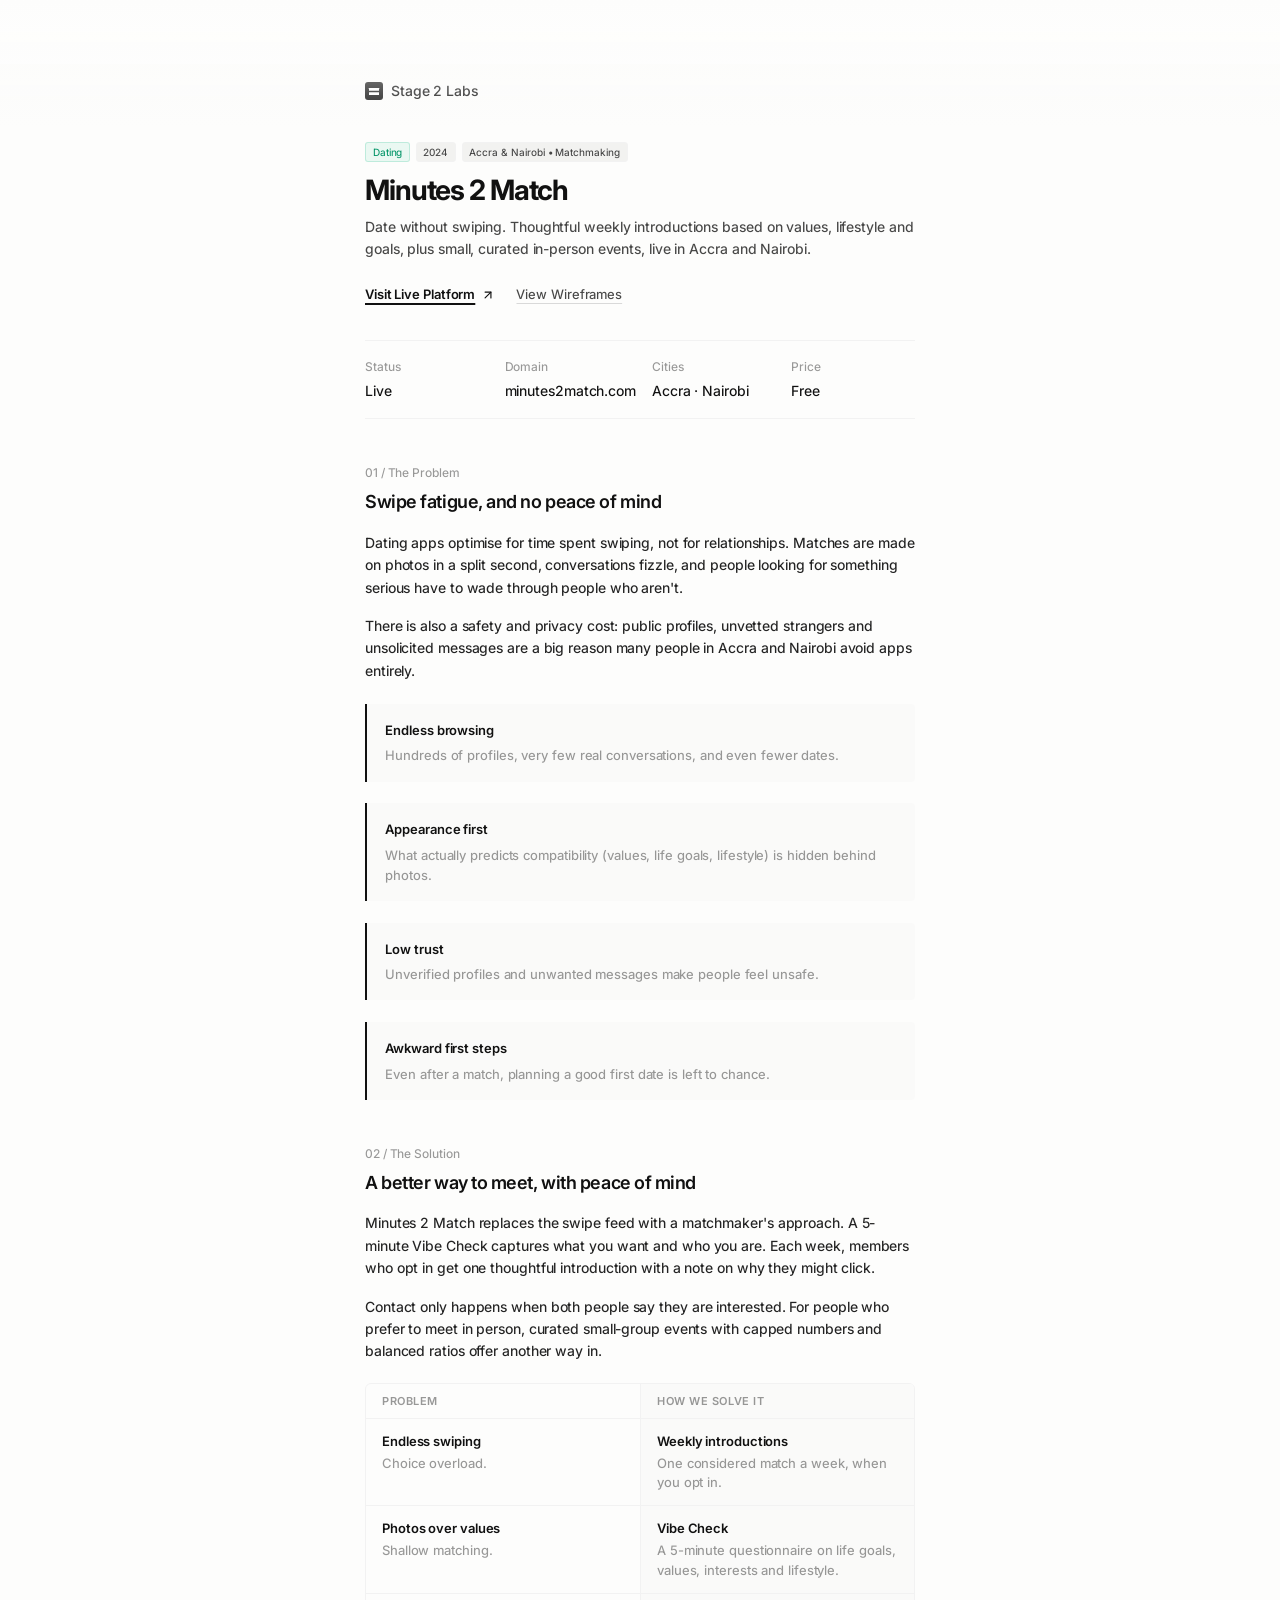
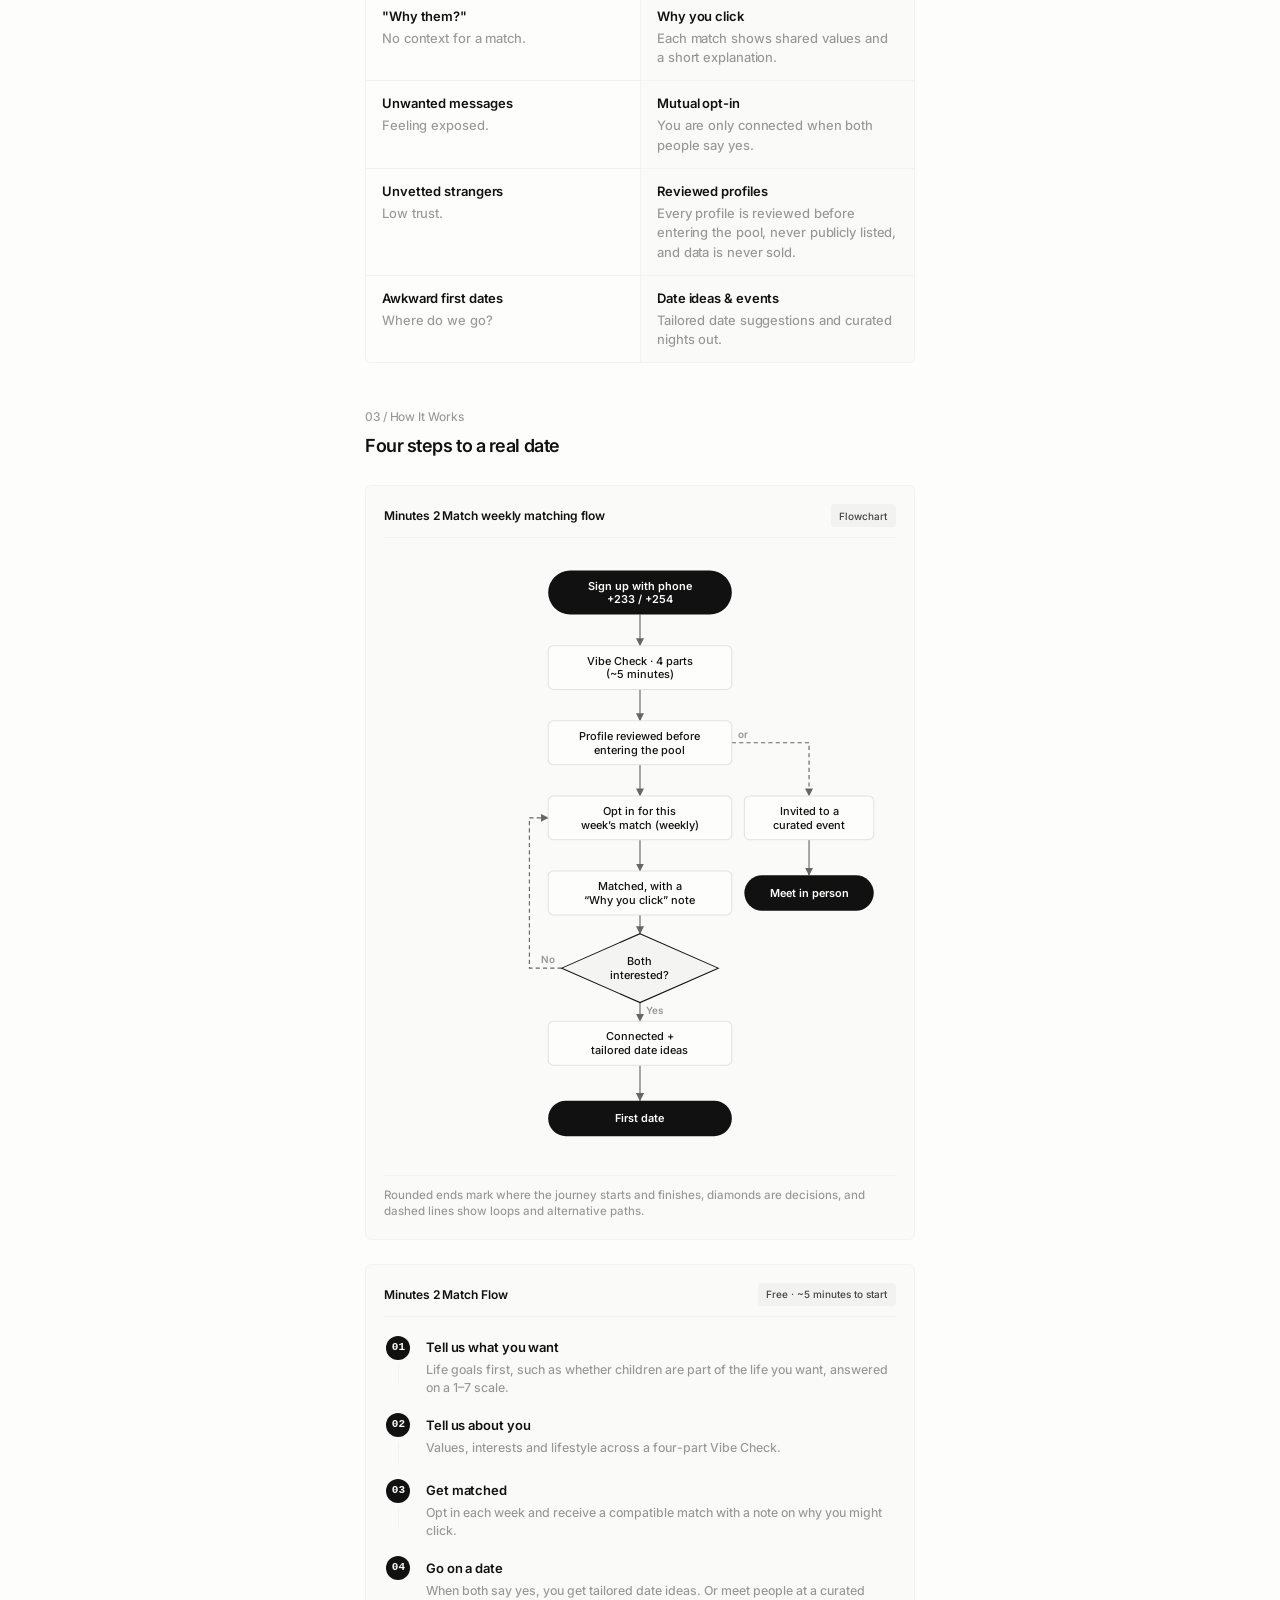
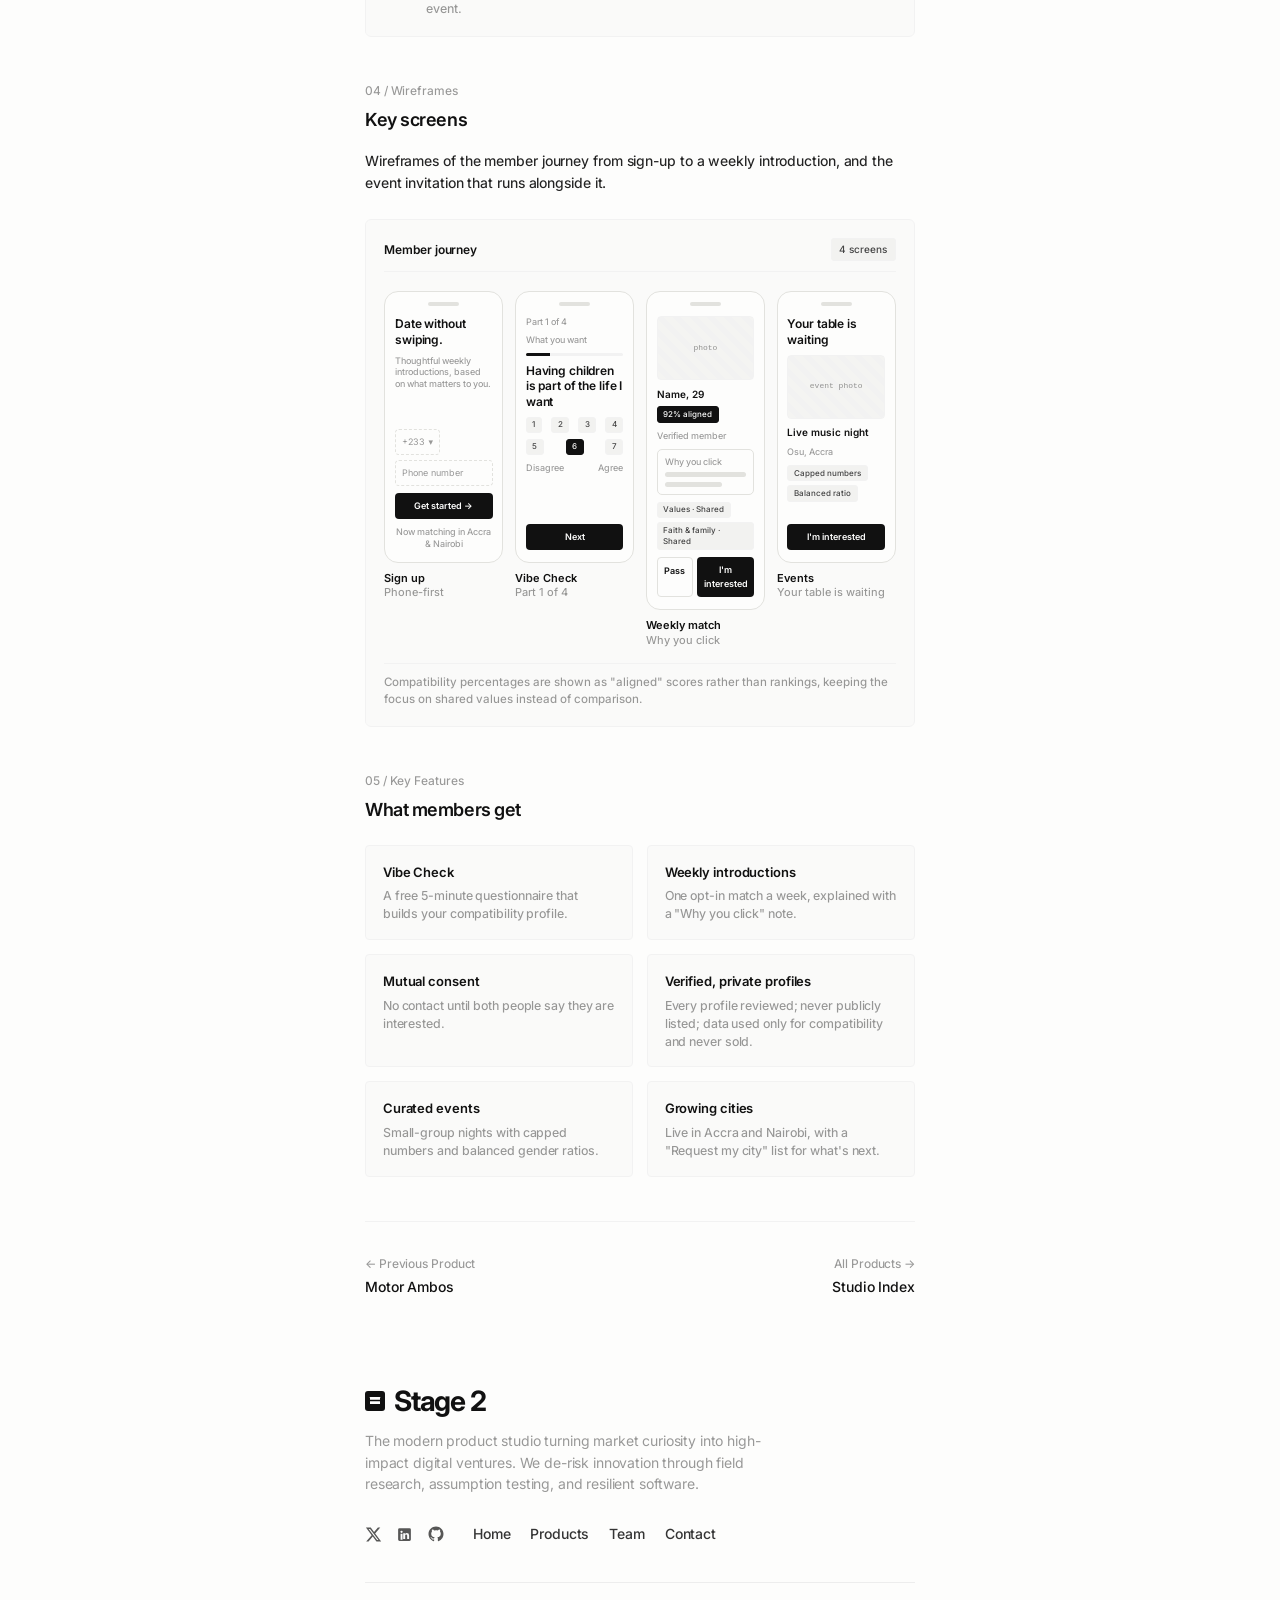
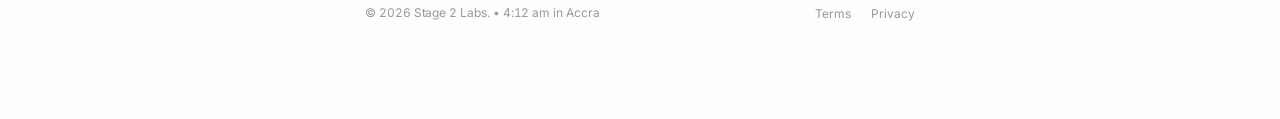
<file: products/minutes-2-match.html>
<!DOCTYPE html>
<html lang="en">
<head>
    <meta charset="utf-8">
    <meta name="viewport" content="width=device-width, initial-scale=1, maximum-scale=1, user-scalable=no">
    
    <title>Minutes 2 Match — Problem, Solution & Wireframes | Stage 2 Labs</title>
    <meta name="title" content="Minutes 2 Match — Problem, Solution & Wireframes | Stage 2 Labs">
    <meta name="description" content="Minutes 2 Match is free, values-based matchmaking in Accra and Nairobi: a 5-minute Vibe Check, thoughtful weekly introductions and small curated events.">
    
    <link rel="icon" type="image/svg+xml" href="../assets/favicon.svg">
    <link rel="preconnect" href="https://fonts.googleapis.com">
    <link rel="preconnect" href="https://fonts.gstatic.com" crossorigin>
    <link href="https://fonts.googleapis.com/css2?family=Inter:wght@400;460;500;600;700;800&display=swap" rel="stylesheet">
    <link rel="stylesheet" href="../assets/css/product-doc.css">
</head>
<body>
    <div class="container">
        <article class="doc-article">
            <!-- Navigation -->
            <nav class="doc-nav">
                <a href="../" class="back-link">
                    <span class="brand-logo" aria-hidden="true" title="Stage 2 Labs">
                        <svg viewBox="0 0 186 126" fill="currentColor">
                            <rect class="bar bar-top" width="186" height="50" rx="4"></rect>
                            <rect class="bar bar-bottom" y="76" width="186" height="50" rx="4"></rect>
                        </svg>
                    </span>
                    Stage 2 Labs
                </a>
            </nav>

            <!-- Header -->
            <header class="doc-header">
                <div class="doc-meta-pills">
                    <span class="doc-pill active">Dating</span>
                    <span class="doc-pill">2024</span>
                    <span class="doc-pill">Accra & Nairobi • Matchmaking</span>
                </div>
                <h1 class="doc-title">Minutes 2 Match</h1>
                <p class="doc-lead">
                    Date without swiping. Thoughtful weekly introductions based on values, lifestyle and goals, plus small, curated in-person events, live in Accra and Nairobi.
                </p>
                <div class="doc-actions">
                    <a href="https://minutes2match.com/" target="_blank" rel="noopener noreferrer" class="action-btn-primary">
                        Visit Live Platform
                        <svg width="14" height="14" viewBox="0 0 24 24" fill="none" stroke="currentColor" stroke-width="2" stroke-linecap="round" stroke-linejoin="round">
                            <line x1="7" y1="17" x2="17" y2="7"></line>
                            <polyline points="7 7 17 7 17 17"></polyline>
                        </svg>
                    </a>
                    <a href="#wireframes" class="action-btn-secondary">View Wireframes</a>
                </div>
            </header>

            <!-- Quick Specs -->
            <div class="specs-grid">
                <div class="spec-item">
                    <span class="spec-label">Status</span>
                    <span class="spec-val">Live</span>
                </div>
                <div class="spec-item">
                    <span class="spec-label">Domain</span>
                    <span class="spec-val">minutes2match.com</span>
                </div>
                <div class="spec-item">
                    <span class="spec-label">Cities</span>
                    <span class="spec-val">Accra · Nairobi</span>
                </div>
                <div class="spec-item">
                    <span class="spec-label">Price</span>
                    <span class="spec-val">Free</span>
                </div>
            </div>

            <!-- 01. The Problem -->
            <section class="doc-section">
                <div class="section-eyebrow">01 / The Problem</div>
                <h2 class="section-title">Swipe fatigue, and no peace of mind</h2>
                <p>
                    Dating apps optimise for time spent swiping, not for relationships. Matches are made on photos in a split second, conversations fizzle, and people looking for something serious have to wade through people who aren't.
                </p>
                <p>
                    There is also a safety and privacy cost: public profiles, unvetted strangers and unsolicited messages are a big reason many people in Accra and Nairobi avoid apps entirely.
                </p>

                <div class="callout-box">
                    <div class="callout-title">Endless browsing</div>
                    <p>
                        Hundreds of profiles, very few real conversations, and even fewer dates.
                    </p>
                </div>

                <div class="callout-box">
                    <div class="callout-title">Appearance first</div>
                    <p>
                        What actually predicts compatibility (values, life goals, lifestyle) is hidden behind photos.
                    </p>
                </div>

                <div class="callout-box">
                    <div class="callout-title">Low trust</div>
                    <p>
                        Unverified profiles and unwanted messages make people feel unsafe.
                    </p>
                </div>

                <div class="callout-box">
                    <div class="callout-title">Awkward first steps</div>
                    <p>
                        Even after a match, planning a good first date is left to chance.
                    </p>
                </div>
            </section>

            <!-- 02. The Solution -->
            <section class="doc-section">
                <div class="section-eyebrow">02 / The Solution</div>
                <h2 class="section-title">A better way to meet, with peace of mind</h2>
                <p>
                    Minutes 2 Match replaces the swipe feed with a matchmaker's approach. A 5-minute Vibe Check captures what you want and who you are. Each week, members who opt in get one thoughtful introduction with a note on why they might click.
                </p>
                <p>
                    Contact only happens when both people say they are interested. For people who prefer to meet in person, curated small-group events with capped numbers and balanced ratios offer another way in.
                </p>

                <div class="ps-table">
                    <div class="ps-row ps-head">
                        <div class="ps-cell">Problem</div>
                        <div class="ps-cell">How we solve it</div>
                    </div>
                    <div class="ps-row">
                        <div class="ps-cell" data-label="Problem"><strong>Endless swiping</strong>Choice overload.</div>
                        <div class="ps-cell" data-label="Solution"><strong>Weekly introductions</strong>One considered match a week, when you opt in.</div>
                    </div>
                    <div class="ps-row">
                        <div class="ps-cell" data-label="Problem"><strong>Photos over values</strong>Shallow matching.</div>
                        <div class="ps-cell" data-label="Solution"><strong>Vibe Check</strong>A 5-minute questionnaire on life goals, values, interests and lifestyle.</div>
                    </div>
                    <div class="ps-row">
                        <div class="ps-cell" data-label="Problem"><strong>"Why them?"</strong>No context for a match.</div>
                        <div class="ps-cell" data-label="Solution"><strong>Why you click</strong>Each match shows shared values and a short explanation.</div>
                    </div>
                    <div class="ps-row">
                        <div class="ps-cell" data-label="Problem"><strong>Unwanted messages</strong>Feeling exposed.</div>
                        <div class="ps-cell" data-label="Solution"><strong>Mutual opt-in</strong>You are only connected when both people say yes.</div>
                    </div>
                    <div class="ps-row">
                        <div class="ps-cell" data-label="Problem"><strong>Unvetted strangers</strong>Low trust.</div>
                        <div class="ps-cell" data-label="Solution"><strong>Reviewed profiles</strong>Every profile is reviewed before entering the pool, never publicly listed, and data is never sold.</div>
                    </div>
                    <div class="ps-row">
                        <div class="ps-cell" data-label="Problem"><strong>Awkward first dates</strong>Where do we go?</div>
                        <div class="ps-cell" data-label="Solution"><strong>Date ideas & events</strong>Tailored date suggestions and curated nights out.</div>
                    </div>
                </div>
            </section>

            <!-- 03. How It Works -->
            <section class="doc-section" id="how-it-works">
                <div class="section-eyebrow">03 / How It Works</div>
                <h2 class="section-title">Four steps to a real date</h2>
                <figure class="flow-diagram fc-figure">
                    <div class="flow-header">
                        <span class="flow-title">Minutes 2 Match weekly matching flow</span>
                        <span class="flow-badge">Flowchart</span>
                    </div>
                    <div class="fc-scroll">
                        <svg class="fc" viewBox="0 0 460 578" role="img" aria-label="Minutes 2 Match weekly matching flow" xmlns="http://www.w3.org/2000/svg">
                        <defs><marker id="fc-arrow" viewBox="0 0 8 8" refX="7.5" refY="4" markerWidth="7" markerHeight="7" orient="auto-start-reverse"><path class="fc-arrowhead" d="M0 0 L8 4 L0 8 Z"/></marker></defs>
                        <path class="fc-edge" d="M230 55 L230 85" marker-end="url(#fc-arrow)"/>
                        <path class="fc-edge" d="M230 127 L230 157" marker-end="url(#fc-arrow)"/>
                        <path class="fc-edge" d="M230 199 L230 229" marker-end="url(#fc-arrow)"/>
                        <path class="fc-edge dashed" d="M318 178 L392 178 L392 229" marker-end="url(#fc-arrow)"/>
                        <text class="fc-edge-label" x="324" y="173">or</text>
                        <path class="fc-edge" d="M392 271 L392 305" marker-end="url(#fc-arrow)"/>
                        <path class="fc-edge" d="M230 271 L230 301" marker-end="url(#fc-arrow)"/>
                        <path class="fc-edge" d="M230 343 L230 361" marker-end="url(#fc-arrow)"/>
                        <path class="fc-edge dashed" d="M155 394 L124 394 L124 250 L142 250" marker-end="url(#fc-arrow)"/>
                        <text class="fc-edge-label" text-anchor="end" x="149" y="389">No</text>
                        <path class="fc-edge" d="M230 427 L230 445" marker-end="url(#fc-arrow)"/>
                        <text class="fc-edge-label" x="236" y="438">Yes</text>
                        <path class="fc-edge" d="M230 487 L230 521" marker-end="url(#fc-arrow)"/>
                        <rect class="fc-term" x="142" y="13" width="176" height="42" rx="21"/>
                        <text class="fc-term-text" text-anchor="middle" dominant-baseline="central"><tspan x="230" y="27.5">Sign up with phone</tspan><tspan x="230" y="40.5">+233 / +254</tspan></text>
                        <rect class="fc-proc" x="142" y="85" width="176" height="42" rx="5"/>
                        <text class="fc-text" text-anchor="middle" dominant-baseline="central"><tspan x="230" y="99.5">Vibe Check · 4 parts</tspan><tspan x="230" y="112.5">(~5 minutes)</tspan></text>
                        <rect class="fc-proc" x="142" y="157" width="176" height="42" rx="5"/>
                        <text class="fc-text" text-anchor="middle" dominant-baseline="central"><tspan x="230" y="171.5">Profile reviewed before</tspan><tspan x="230" y="184.5">entering the pool</tspan></text>
                        <rect class="fc-proc" x="330" y="229" width="124" height="42" rx="5"/>
                        <text class="fc-text" text-anchor="middle" dominant-baseline="central"><tspan x="392" y="243.5">Invited to a</tspan><tspan x="392" y="256.5">curated event</tspan></text>
                        <rect class="fc-proc" x="142" y="229" width="176" height="42" rx="5"/>
                        <text class="fc-text" text-anchor="middle" dominant-baseline="central"><tspan x="230" y="243.5">Opt in for this</tspan><tspan x="230" y="256.5">week’s match (weekly)</tspan></text>
                        <rect class="fc-proc" x="142" y="301" width="176" height="42" rx="5"/>
                        <text class="fc-text" text-anchor="middle" dominant-baseline="central"><tspan x="230" y="315.5">Matched, with a</tspan><tspan x="230" y="328.5">“Why you click” note</tspan></text>
                        <polygon class="fc-dec" points="230,361 305,394 230,427 155,394"/>
                        <text class="fc-text" text-anchor="middle" dominant-baseline="central"><tspan x="230" y="387.5">Both</tspan><tspan x="230" y="400.5">interested?</tspan></text>
                        <rect class="fc-proc" x="142" y="445" width="176" height="42" rx="5"/>
                        <text class="fc-text" text-anchor="middle" dominant-baseline="central"><tspan x="230" y="459.5">Connected +</tspan><tspan x="230" y="472.5">tailored date ideas</tspan></text>
                        <rect class="fc-term" x="142" y="521" width="176" height="34" rx="17"/>
                        <text class="fc-term-text" text-anchor="middle" dominant-baseline="central"><tspan x="230" y="538">First date</tspan></text>
                        <rect class="fc-term" x="330" y="305" width="124" height="34" rx="17"/>
                        <text class="fc-term-text" text-anchor="middle" dominant-baseline="central"><tspan x="392" y="322">Meet in person</tspan></text>
                        </svg>
                    </div>
                    <figcaption class="wf-caption">Rounded ends mark where the journey starts and finishes, diamonds are decisions, and dashed lines show loops and alternative paths.</figcaption>
                </figure>

                <div class="flow-diagram">
                    <div class="flow-header">
                        <span class="flow-title">Minutes 2 Match Flow</span>
                        <span class="flow-badge">Free · ~5 minutes to start</span>
                    </div>
                    <div class="flow-steps">
                        <div class="flow-step">
                            <div class="step-marker">
                                <span class="step-num">01</span>
                                <span class="step-line"></span>
                            </div>
                            <div class="step-content">
                                <div class="step-title">Tell us what you want</div>
                                <div class="step-desc">Life goals first, such as whether children are part of the life you want, answered on a 1–7 scale.</div>
                            </div>
                        </div>
                        <div class="flow-step">
                            <div class="step-marker">
                                <span class="step-num">02</span>
                                <span class="step-line"></span>
                            </div>
                            <div class="step-content">
                                <div class="step-title">Tell us about you</div>
                                <div class="step-desc">Values, interests and lifestyle across a four-part Vibe Check.</div>
                            </div>
                        </div>
                        <div class="flow-step">
                            <div class="step-marker">
                                <span class="step-num">03</span>
                                <span class="step-line"></span>
                            </div>
                            <div class="step-content">
                                <div class="step-title">Get matched</div>
                                <div class="step-desc">Opt in each week and receive a compatible match with a note on why you might click.</div>
                            </div>
                        </div>
                        <div class="flow-step flow-step-final">
                            <div class="step-marker">
                                <span class="step-num">04</span>
                            </div>
                            <div class="step-content">
                                <div class="step-title">Go on a date</div>
                                <div class="step-desc">When both say yes, you get tailored date ideas. Or meet people at a curated event.</div>
                            </div>
                        </div>
                    </div>
                </div>
            </section>

            <!-- 04. Wireframes -->
            <section class="doc-section" id="wireframes">
                <div class="section-eyebrow">04 / Wireframes</div>
                <h2 class="section-title">Key screens</h2>
                <p>
                    Wireframes of the member journey from sign-up to a weekly introduction, and the event invitation that runs alongside it.
                </p>

                <figure class="wf">
                    <div class="flow-header">
                        <span class="flow-title">Member journey</span>
                        <span class="flow-badge">4 screens</span>
                    </div>
                    <div class="wf-screens">
                        <div class="wf-screen">
                            <div class="wf-frame">
                                <div class="wf-t lg">Date without swiping.</div>
                                <div class="wf-t sm">Thoughtful weekly introductions, based on what matters to you.</div>
                                <div class="wf-spacer"></div>
                                <div class="wf-row"><span class="wf-input">+233 ▾</span><span class="wf-input" style="flex-grow:1">Phone number</span></div>
                                <div class="wf-btn">Get started →</div>
                                <div class="wf-t sm" style="text-align:center">Now matching in Accra &amp; Nairobi</div>
                            </div>
                            <div class="wf-screen-label">Sign up<span>Phone-first</span></div>
                        </div>
                        <div class="wf-screen">
                            <div class="wf-frame">
                                <div class="wf-row"><span class="wf-t sm">Part 1 of 4</span><span class="wf-t sm">What you want</span></div>
                                <div class="wf-progress"><span style="width:25%"></span></div>
                                <div class="wf-t lg">Having children is part of the life I want</div>
                                <div class="wf-row"><span class="wf-chip">1</span><span class="wf-chip">2</span><span class="wf-chip">3</span><span class="wf-chip">4</span><span class="wf-chip">5</span><span class="wf-chip on">6</span><span class="wf-chip">7</span></div>
                                <div class="wf-row"><span class="wf-t sm">Disagree</span><span class="wf-t sm">Agree</span></div>
                                <div class="wf-spacer"></div>
                                <div class="wf-btn">Next</div>
                            </div>
                            <div class="wf-screen-label">Vibe Check<span>Part 1 of 4</span></div>
                        </div>
                        <div class="wf-screen">
                            <div class="wf-frame">
                                <div class="wf-img">photo</div>
                                <div class="wf-row"><span class="wf-t">Name, 29</span><span class="wf-chip on">92% aligned</span></div>
                                <div class="wf-t sm">Verified member</div>
                                <div class="wf-box"><span class="wf-t sm">Why you click</span><span class="wf-ln"></span><span class="wf-ln w70"></span></div>
                                <div class="wf-wrap"><span class="wf-chip">Values · Shared</span><span class="wf-chip">Faith &amp; family · Shared</span></div>
                                <div class="wf-grid2"><span class="wf-btn ghost">Pass</span><span class="wf-btn">I'm interested</span></div>
                            </div>
                            <div class="wf-screen-label">Weekly match<span>Why you click</span></div>
                        </div>
                        <div class="wf-screen">
                            <div class="wf-frame">
                                <div class="wf-t lg">Your table is waiting</div>
                                <div class="wf-img">event photo</div>
                                <div class="wf-t">Live music night</div>
                                <div class="wf-t sm">Osu, Accra</div>
                                <div class="wf-wrap"><span class="wf-chip">Capped numbers</span><span class="wf-chip">Balanced ratio</span></div>
                                <div class="wf-spacer"></div>
                                <div class="wf-btn">I'm interested</div>
                            </div>
                            <div class="wf-screen-label">Events<span>Your table is waiting</span></div>
                        </div>
                    </div>
                    <figcaption class="wf-caption">Compatibility percentages are shown as "aligned" scores rather than rankings, keeping the focus on shared values instead of comparison.</figcaption>
                </figure>
            </section>

            <!-- 05. Key Features -->
            <section class="doc-section">
                <div class="section-eyebrow">05 / Key Features</div>
                <h2 class="section-title">What members get</h2>
                <div class="feature-cards">
                    <div class="feature-card">
                        <h4>Vibe Check</h4>
                        <p>A free 5-minute questionnaire that builds your compatibility profile.</p>
                    </div>
                    <div class="feature-card">
                        <h4>Weekly introductions</h4>
                        <p>One opt-in match a week, explained with a "Why you click" note.</p>
                    </div>
                    <div class="feature-card">
                        <h4>Mutual consent</h4>
                        <p>No contact until both people say they are interested.</p>
                    </div>
                    <div class="feature-card">
                        <h4>Verified, private profiles</h4>
                        <p>Every profile reviewed; never publicly listed; data used only for compatibility and never sold.</p>
                    </div>
                    <div class="feature-card">
                        <h4>Curated events</h4>
                        <p>Small-group nights with capped numbers and balanced gender ratios.</p>
                    </div>
                    <div class="feature-card">
                        <h4>Growing cities</h4>
                        <p>Live in Accra and Nairobi, with a "Request my city" list for what's next.</p>
                    </div>
                </div>
            </section>

            <!-- Pagination -->
            <div class="doc-pagination">
                <a href="motor-ambos" class="pagination-item">
                    <span class="pagination-dir">← Previous Product</span>
                    <span class="pagination-title">Motor Ambos</span>
                </a>
                <a href="../" class="pagination-item next">
                    <span class="pagination-dir">All Products →</span>
                    <span class="pagination-title">Studio Index</span>
                </a>
            </div>
        </article>

        <!-- Footer -->
        <footer class="footer">
            <div class="footer-container">
                <div class="footer-brand-wrap">
                    <a href="../" class="footer-brand" aria-label="Stage 2 Labs">
                        <span class="brand-logo footer-logo" aria-hidden="true">
                            <svg viewBox="0 0 186 126" fill="currentColor">
                                <rect class="bar bar-top" width="186" height="50" rx="4"></rect>
                                <rect class="bar bar-bottom" y="76" width="186" height="50" rx="4"></rect>
                            </svg>
                        </span>
                        <span class="footer-brand-text">Stage 2</span>
                    </a>
                </div>

                <p class="footer-desc">
                    The modern product studio turning market curiosity into high-impact digital ventures. We de-risk innovation through field research, assumption testing, and resilient software.
                </p>

                <div class="footer-nav-row">
                    <div class="footer-socials">
                        <a href="https://twitter.com/maxwellcofie" target="_blank" rel="noopener noreferrer" aria-label="X (formerly Twitter)" class="footer-icon-link">
                            <svg width="17" height="17" viewBox="0 0 24 24" fill="currentColor">
                                <path d="M18.244 2.25h3.308l-7.227 8.26 8.502 11.24H16.17l-5.214-6.817L4.99 21.75H1.68l7.73-8.835L1.254 2.25H8.08l4.713 6.231zm-1.161 17.52h1.833L7.084 4.126H5.117z"/>
                            </svg>
                        </a>
                        <a href="https://linkedin.com/in/maxwellcofie" target="_blank" rel="noopener noreferrer" aria-label="LinkedIn" class="footer-icon-link">
                            <svg width="17" height="17" viewBox="0 0 24 24" fill="currentColor">
                                <path d="M19 3a2 2 0 0 1 2 2v14a2 2 0 0 1-2 2H5a2 2 0 0 1-2-2V5a2 2 0 0 1 2-2h14m-.5 15.5v-5.3a3.26 3.26 0 0 0-3.26-3.26c-.85 0-1.84.52-2.28 1.3v-1.11h-2.79v8.37h2.79v-4.93c0-.77.62-1.4 1.39-1.4a1.4 1.4 0 0 1 1.4 1.4v4.93h2.75M6.46 10.9v8.37H9.2V10.9H6.46M7.83 6.55a1.6 1.6 0 0 0-1.6 1.6 1.6 1.6 0 0 0 1.6 1.6 1.6 1.6 0 0 0 1.6-1.6 1.6 1.6 0 0 0-1.6-1.6z"/>
                            </svg>
                        </a>
                        <a href="https://github.com/maxwellcofie" target="_blank" rel="noopener noreferrer" aria-label="GitHub" class="footer-icon-link">
                            <svg width="18" height="18" viewBox="0 0 24 24" fill="currentColor">
                                <path fill-rule="evenodd" clip-rule="evenodd" d="M12 2C6.477 2 2 6.484 2 12.017c0 4.425 2.865 8.18 6.839 9.504.5.092.682-.217.682-.483 0-.237-.008-.868-.013-1.703-2.782.605-3.369-1.343-3.369-1.343-.454-1.158-1.11-1.466-1.11-1.466-.908-.62.069-.608.069-.608 1.003.07 1.53 1.032 1.53 1.032.892 1.53 2.341 1.088 2.91.832.092-.647.35-1.088.636-1.338-2.22-.253-4.555-1.113-4.555-4.951 0-1.093.39-1.988 1.029-2.688-.103-.253-.446-1.272.098-2.65 0 0 .84-.27 2.75 1.026A9.564 9.564 0 0112 6.844c.85.004 1.705.115 2.504.337 1.909-1.296 2.747-1.027 2.747-1.027.546 1.379.202 2.398.1 2.651.64.7 1.028 1.595 1.028 2.688 0 3.848-2.339 4.695-4.566 4.943.359.309.678.92.678 1.855 0 1.338-.012 2.419-.012 2.747 0 .268.18.58.688.482A10.019 10.019 0 0022 12.017C22 6.484 17.522 2 12 2z"/>
                            </svg>
                        </a>
                    </div>
                    <nav class="footer-links" aria-label="Footer Navigation">
                        <a href="../" class="footer-link">Home</a>
                        <a href="../#products" class="footer-link">Products</a>
                        <a href="../team" class="footer-link">Team</a>
                        <a href="mailto:hello@stage2.xyz" class="footer-link">Contact</a>
                    </nav>
                </div>

                <div class="footer-divider"></div>

                <div class="footer-bottom">
                    <p class="footer-copyright">
                        © 2026 Stage 2 Labs. <span class="footer-time">• <span id="accra-time"></span> in Accra</span>
                    </p>
                    <div class="footer-legal">
                        <a href="#" class="footer-legal-link">Terms</a>
                        <a href="#" class="footer-legal-link">Privacy</a>
                    </div>
                </div>
            </div>
        </footer>
    </div>

    <script>
        function updateAccraTime() {
            try {
                const el = document.getElementById('accra-time');
                if (!el) return;
                const now = new Date();
                const timeString = new Intl.DateTimeFormat('en-US', {
                    timeZone: 'Africa/Accra',
                    hour: 'numeric',
                    minute: '2-digit',
                    hour12: true
                }).format(now).toLowerCase();
                el.textContent = timeString;
            } catch (e) {}
        }
        updateAccraTime();
        setInterval(updateAccraTime, 1000);
    </script>
</body>
</html>
</file>
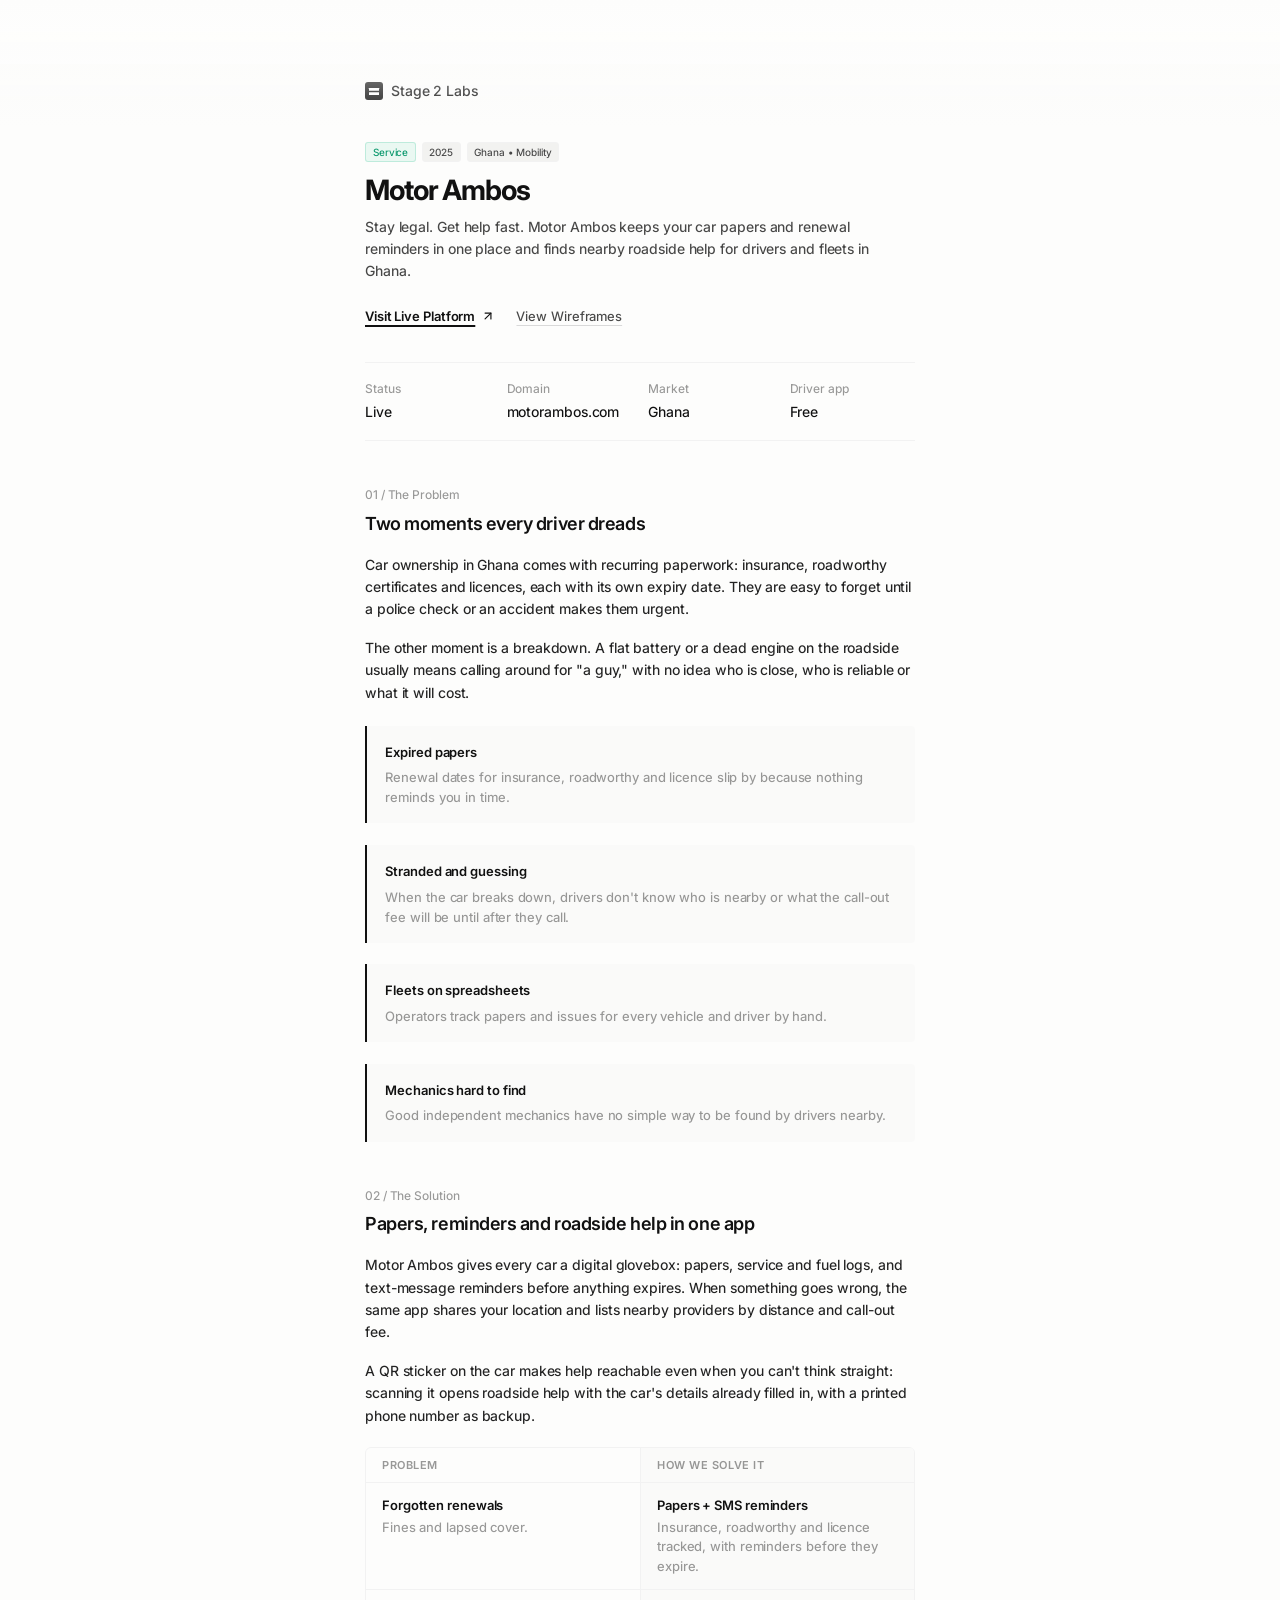
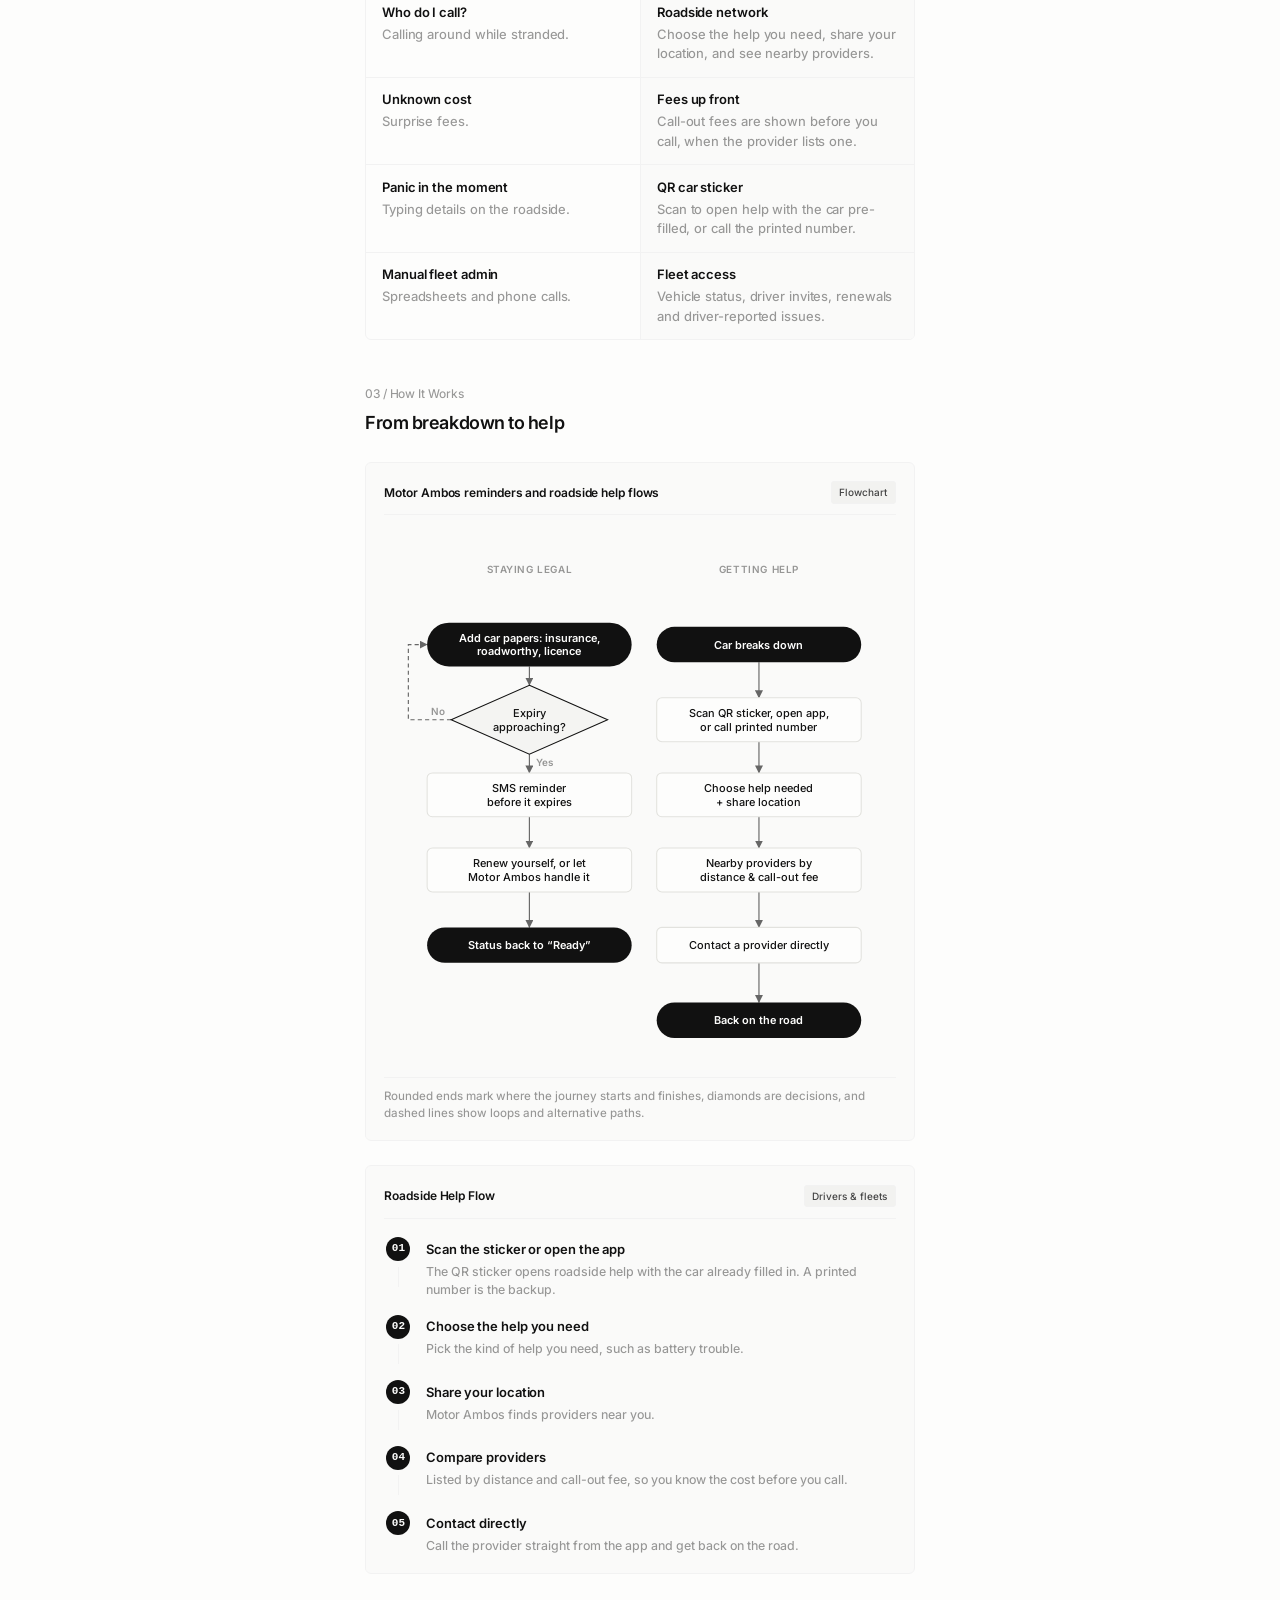
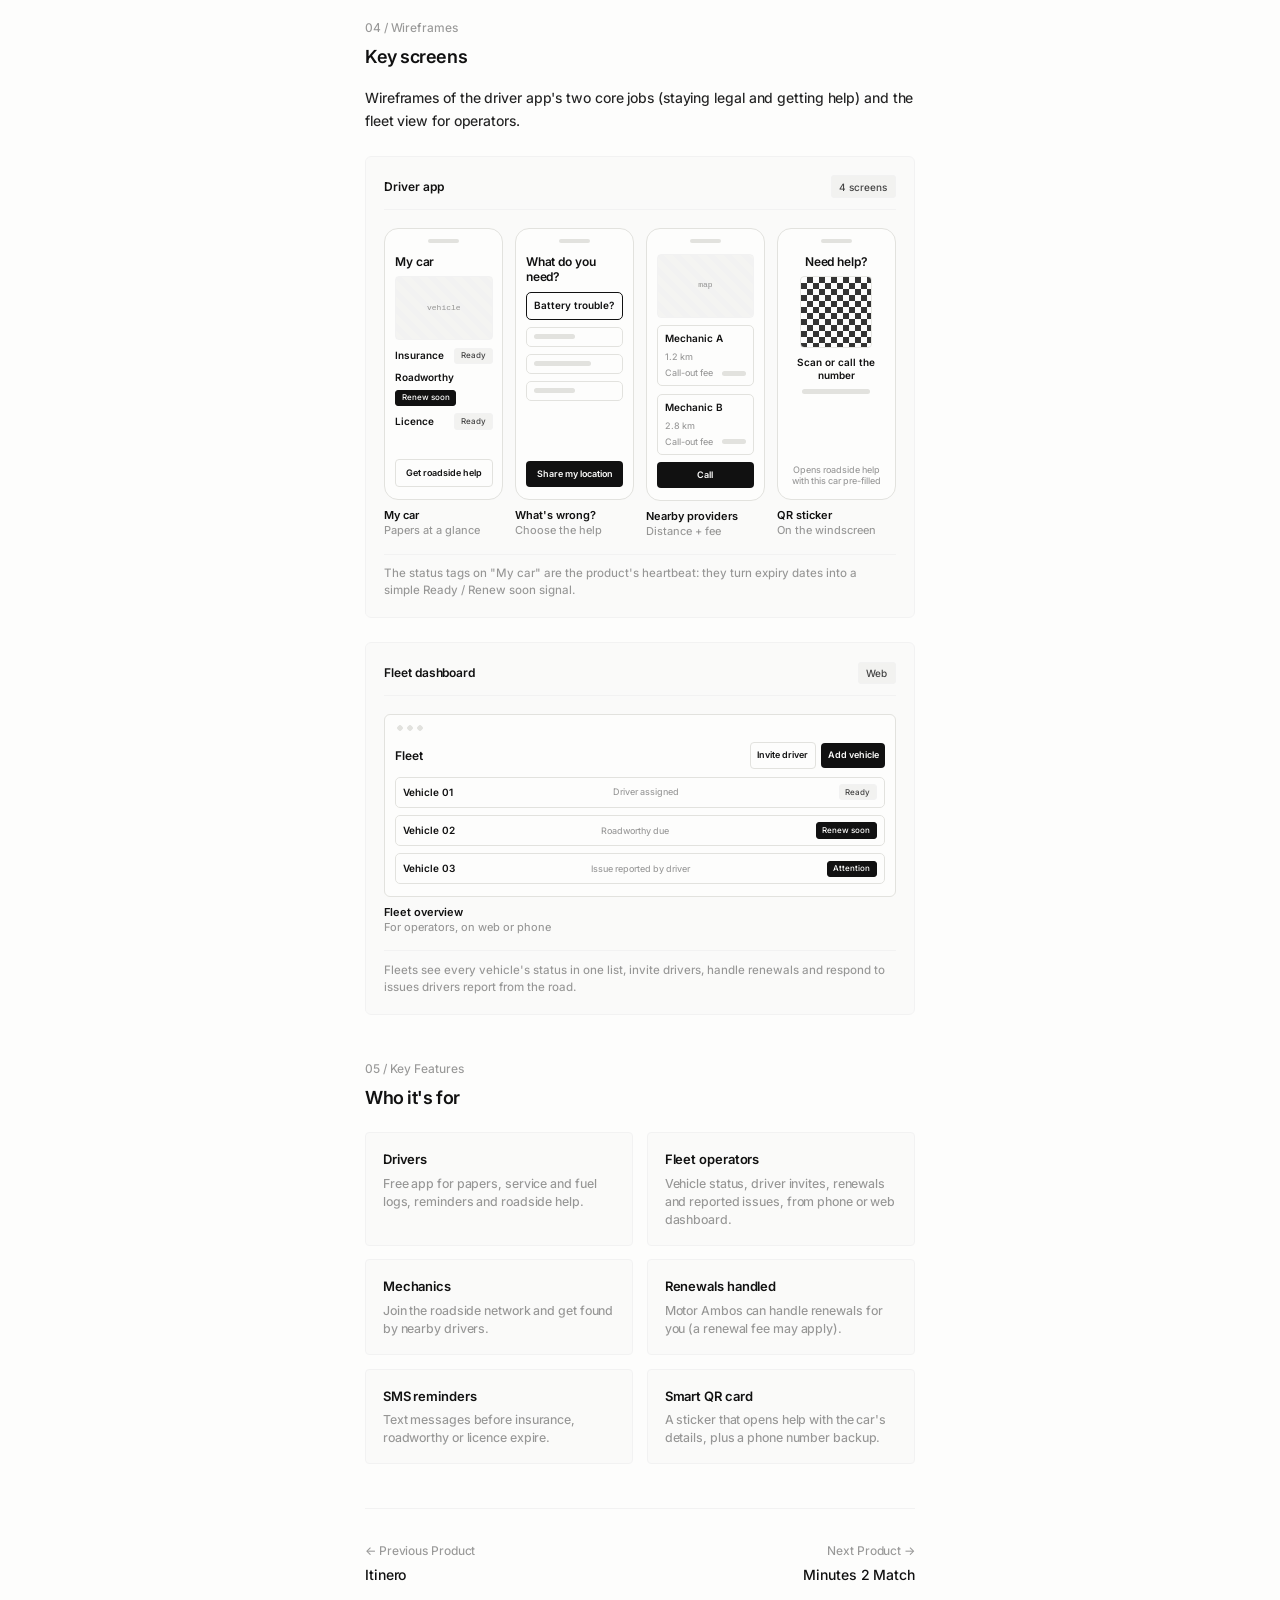
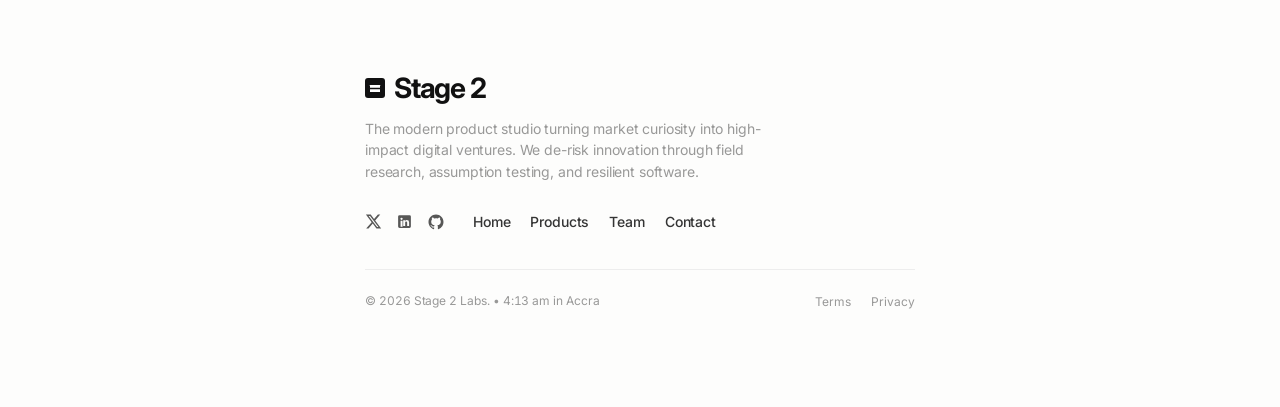
<file: products/motor-ambos.html>
<!DOCTYPE html>
<html lang="en">
<head>
    <meta charset="utf-8">
    <meta name="viewport" content="width=device-width, initial-scale=1, maximum-scale=1, user-scalable=no">
    
    <title>Motor Ambos — Problem, Solution & Wireframes | Stage 2 Labs</title>
    <meta name="title" content="Motor Ambos — Problem, Solution & Wireframes | Stage 2 Labs">
    <meta name="description" content="Motor Ambos keeps car papers and renewal reminders in one place and finds nearby roadside help for drivers and fleets in Ghana.">
    
    <link rel="icon" type="image/svg+xml" href="../assets/favicon.svg">
    <link rel="preconnect" href="https://fonts.googleapis.com">
    <link rel="preconnect" href="https://fonts.gstatic.com" crossorigin>
    <link href="https://fonts.googleapis.com/css2?family=Inter:wght@400;460;500;600;700;800&display=swap" rel="stylesheet">
    <link rel="stylesheet" href="../assets/css/product-doc.css">
</head>
<body>
    <div class="container">
        <article class="doc-article">
            <!-- Navigation -->
            <nav class="doc-nav">
                <a href="../" class="back-link">
                    <span class="brand-logo" aria-hidden="true" title="Stage 2 Labs">
                        <svg viewBox="0 0 186 126" fill="currentColor">
                            <rect class="bar bar-top" width="186" height="50" rx="4"></rect>
                            <rect class="bar bar-bottom" y="76" width="186" height="50" rx="4"></rect>
                        </svg>
                    </span>
                    Stage 2 Labs
                </a>
            </nav>

            <!-- Header -->
            <header class="doc-header">
                <div class="doc-meta-pills">
                    <span class="doc-pill active">Service</span>
                    <span class="doc-pill">2025</span>
                    <span class="doc-pill">Ghana • Mobility</span>
                </div>
                <h1 class="doc-title">Motor Ambos</h1>
                <p class="doc-lead">
                    Stay legal. Get help fast. Motor Ambos keeps your car papers and renewal reminders in one place and finds nearby roadside help for drivers and fleets in Ghana.
                </p>
                <div class="doc-actions">
                    <a href="https://motorambos.com" target="_blank" rel="noopener noreferrer" class="action-btn-primary">
                        Visit Live Platform
                        <svg width="14" height="14" viewBox="0 0 24 24" fill="none" stroke="currentColor" stroke-width="2" stroke-linecap="round" stroke-linejoin="round">
                            <line x1="7" y1="17" x2="17" y2="7"></line>
                            <polyline points="7 7 17 7 17 17"></polyline>
                        </svg>
                    </a>
                    <a href="#wireframes" class="action-btn-secondary">View Wireframes</a>
                </div>
            </header>

            <!-- Quick Specs -->
            <div class="specs-grid">
                <div class="spec-item">
                    <span class="spec-label">Status</span>
                    <span class="spec-val">Live</span>
                </div>
                <div class="spec-item">
                    <span class="spec-label">Domain</span>
                    <span class="spec-val">motorambos.com</span>
                </div>
                <div class="spec-item">
                    <span class="spec-label">Market</span>
                    <span class="spec-val">Ghana</span>
                </div>
                <div class="spec-item">
                    <span class="spec-label">Driver app</span>
                    <span class="spec-val">Free</span>
                </div>
            </div>

            <!-- 01. The Problem -->
            <section class="doc-section">
                <div class="section-eyebrow">01 / The Problem</div>
                <h2 class="section-title">Two moments every driver dreads</h2>
                <p>
                    Car ownership in Ghana comes with recurring paperwork: insurance, roadworthy certificates and licences, each with its own expiry date. They are easy to forget until a police check or an accident makes them urgent.
                </p>
                <p>
                    The other moment is a breakdown. A flat battery or a dead engine on the roadside usually means calling around for "a guy," with no idea who is close, who is reliable or what it will cost.
                </p>

                <div class="callout-box">
                    <div class="callout-title">Expired papers</div>
                    <p>
                        Renewal dates for insurance, roadworthy and licence slip by because nothing reminds you in time.
                    </p>
                </div>

                <div class="callout-box">
                    <div class="callout-title">Stranded and guessing</div>
                    <p>
                        When the car breaks down, drivers don't know who is nearby or what the call-out fee will be until after they call.
                    </p>
                </div>

                <div class="callout-box">
                    <div class="callout-title">Fleets on spreadsheets</div>
                    <p>
                        Operators track papers and issues for every vehicle and driver by hand.
                    </p>
                </div>

                <div class="callout-box">
                    <div class="callout-title">Mechanics hard to find</div>
                    <p>
                        Good independent mechanics have no simple way to be found by drivers nearby.
                    </p>
                </div>
            </section>

            <!-- 02. The Solution -->
            <section class="doc-section">
                <div class="section-eyebrow">02 / The Solution</div>
                <h2 class="section-title">Papers, reminders and roadside help in one app</h2>
                <p>
                    Motor Ambos gives every car a digital glovebox: papers, service and fuel logs, and text-message reminders before anything expires. When something goes wrong, the same app shares your location and lists nearby providers by distance and call-out fee.
                </p>
                <p>
                    A QR sticker on the car makes help reachable even when you can't think straight: scanning it opens roadside help with the car's details already filled in, with a printed phone number as backup.
                </p>

                <div class="ps-table">
                    <div class="ps-row ps-head">
                        <div class="ps-cell">Problem</div>
                        <div class="ps-cell">How we solve it</div>
                    </div>
                    <div class="ps-row">
                        <div class="ps-cell" data-label="Problem"><strong>Forgotten renewals</strong>Fines and lapsed cover.</div>
                        <div class="ps-cell" data-label="Solution"><strong>Papers + SMS reminders</strong>Insurance, roadworthy and licence tracked, with reminders before they expire.</div>
                    </div>
                    <div class="ps-row">
                        <div class="ps-cell" data-label="Problem"><strong>Who do I call?</strong>Calling around while stranded.</div>
                        <div class="ps-cell" data-label="Solution"><strong>Roadside network</strong>Choose the help you need, share your location, and see nearby providers.</div>
                    </div>
                    <div class="ps-row">
                        <div class="ps-cell" data-label="Problem"><strong>Unknown cost</strong>Surprise fees.</div>
                        <div class="ps-cell" data-label="Solution"><strong>Fees up front</strong>Call-out fees are shown before you call, when the provider lists one.</div>
                    </div>
                    <div class="ps-row">
                        <div class="ps-cell" data-label="Problem"><strong>Panic in the moment</strong>Typing details on the roadside.</div>
                        <div class="ps-cell" data-label="Solution"><strong>QR car sticker</strong>Scan to open help with the car pre-filled, or call the printed number.</div>
                    </div>
                    <div class="ps-row">
                        <div class="ps-cell" data-label="Problem"><strong>Manual fleet admin</strong>Spreadsheets and phone calls.</div>
                        <div class="ps-cell" data-label="Solution"><strong>Fleet access</strong>Vehicle status, driver invites, renewals and driver-reported issues.</div>
                    </div>
                </div>
            </section>

            <!-- 03. How It Works -->
            <section class="doc-section" id="how-it-works">
                <div class="section-eyebrow">03 / How It Works</div>
                <h2 class="section-title">From breakdown to help</h2>
                <figure class="flow-diagram fc-figure">
                    <div class="flow-header">
                        <span class="flow-title">Motor Ambos reminders and roadside help flows</span>
                        <span class="flow-badge">Flowchart</span>
                    </div>
                    <div class="fc-scroll">
                        <svg class="fc" viewBox="0 0 460 506" role="img" aria-label="Motor Ambos reminders and roadside help flows" xmlns="http://www.w3.org/2000/svg">
                        <defs><marker id="fc-arrow" viewBox="0 0 8 8" refX="7.5" refY="4" markerWidth="7" markerHeight="7" orient="auto-start-reverse"><path class="fc-arrowhead" d="M0 0 L8 4 L0 8 Z"/></marker></defs>
                        <path class="fc-edge" d="M124 127 L124 145" marker-end="url(#fc-arrow)"/>
                        <path class="fc-edge dashed" d="M49 178 L8 178 L8 106 L26 106" marker-end="url(#fc-arrow)"/>
                        <text class="fc-edge-label" text-anchor="end" x="43" y="173">No</text>
                        <path class="fc-edge" d="M124 211 L124 229" marker-end="url(#fc-arrow)"/>
                        <text class="fc-edge-label" x="130" y="222">Yes</text>
                        <path class="fc-edge" d="M124 271 L124 301" marker-end="url(#fc-arrow)"/>
                        <path class="fc-edge" d="M124 343 L124 377" marker-end="url(#fc-arrow)"/>
                        <path class="fc-edge" d="M344 123 L344 157" marker-end="url(#fc-arrow)"/>
                        <path class="fc-edge" d="M344 199 L344 229" marker-end="url(#fc-arrow)"/>
                        <path class="fc-edge" d="M344 271 L344 301" marker-end="url(#fc-arrow)"/>
                        <path class="fc-edge" d="M344 343 L344 377" marker-end="url(#fc-arrow)"/>
                        <path class="fc-edge" d="M344 411 L344 449" marker-end="url(#fc-arrow)"/>
                        <text class="fc-lane" text-anchor="middle" dominant-baseline="central"><tspan x="124" y="34">STAYING LEGAL</tspan></text>
                        <text class="fc-lane" text-anchor="middle" dominant-baseline="central"><tspan x="344" y="34">GETTING HELP</tspan></text>
                        <rect class="fc-term" x="26" y="85" width="196" height="42" rx="21"/>
                        <text class="fc-term-text" text-anchor="middle" dominant-baseline="central"><tspan x="124" y="99.5">Add car papers: insurance,</tspan><tspan x="124" y="112.5">roadworthy, licence</tspan></text>
                        <polygon class="fc-dec" points="124,145 199,178 124,211 49,178"/>
                        <text class="fc-text" text-anchor="middle" dominant-baseline="central"><tspan x="124" y="171.5">Expiry</tspan><tspan x="124" y="184.5">approaching?</tspan></text>
                        <rect class="fc-proc" x="26" y="229" width="196" height="42" rx="5"/>
                        <text class="fc-text" text-anchor="middle" dominant-baseline="central"><tspan x="124" y="243.5">SMS reminder</tspan><tspan x="124" y="256.5">before it expires</tspan></text>
                        <rect class="fc-proc" x="26" y="301" width="196" height="42" rx="5"/>
                        <text class="fc-text" text-anchor="middle" dominant-baseline="central"><tspan x="124" y="315.5">Renew yourself, or let</tspan><tspan x="124" y="328.5">Motor Ambos handle it</tspan></text>
                        <rect class="fc-term" x="26" y="377" width="196" height="34" rx="17"/>
                        <text class="fc-term-text" text-anchor="middle" dominant-baseline="central"><tspan x="124" y="394">Status back to “Ready”</tspan></text>
                        <rect class="fc-term" x="246" y="89" width="196" height="34" rx="17"/>
                        <text class="fc-term-text" text-anchor="middle" dominant-baseline="central"><tspan x="344" y="106">Car breaks down</tspan></text>
                        <rect class="fc-proc" x="246" y="157" width="196" height="42" rx="5"/>
                        <text class="fc-text" text-anchor="middle" dominant-baseline="central"><tspan x="344" y="171.5">Scan QR sticker, open app,</tspan><tspan x="344" y="184.5">or call printed number</tspan></text>
                        <rect class="fc-proc" x="246" y="229" width="196" height="42" rx="5"/>
                        <text class="fc-text" text-anchor="middle" dominant-baseline="central"><tspan x="344" y="243.5">Choose help needed</tspan><tspan x="344" y="256.5">+ share location</tspan></text>
                        <rect class="fc-proc" x="246" y="301" width="196" height="42" rx="5"/>
                        <text class="fc-text" text-anchor="middle" dominant-baseline="central"><tspan x="344" y="315.5">Nearby providers by</tspan><tspan x="344" y="328.5">distance &amp; call-out fee</tspan></text>
                        <rect class="fc-proc" x="246" y="377" width="196" height="34" rx="5"/>
                        <text class="fc-text" text-anchor="middle" dominant-baseline="central"><tspan x="344" y="394">Contact a provider directly</tspan></text>
                        <rect class="fc-term" x="246" y="449" width="196" height="34" rx="17"/>
                        <text class="fc-term-text" text-anchor="middle" dominant-baseline="central"><tspan x="344" y="466">Back on the road</tspan></text>
                        </svg>
                    </div>
                    <figcaption class="wf-caption">Rounded ends mark where the journey starts and finishes, diamonds are decisions, and dashed lines show loops and alternative paths.</figcaption>
                </figure>

                <div class="flow-diagram">
                    <div class="flow-header">
                        <span class="flow-title">Roadside Help Flow</span>
                        <span class="flow-badge">Drivers & fleets</span>
                    </div>
                    <div class="flow-steps">
                        <div class="flow-step">
                            <div class="step-marker">
                                <span class="step-num">01</span>
                                <span class="step-line"></span>
                            </div>
                            <div class="step-content">
                                <div class="step-title">Scan the sticker or open the app</div>
                                <div class="step-desc">The QR sticker opens roadside help with the car already filled in. A printed number is the backup.</div>
                            </div>
                        </div>
                        <div class="flow-step">
                            <div class="step-marker">
                                <span class="step-num">02</span>
                                <span class="step-line"></span>
                            </div>
                            <div class="step-content">
                                <div class="step-title">Choose the help you need</div>
                                <div class="step-desc">Pick the kind of help you need, such as battery trouble.</div>
                            </div>
                        </div>
                        <div class="flow-step">
                            <div class="step-marker">
                                <span class="step-num">03</span>
                                <span class="step-line"></span>
                            </div>
                            <div class="step-content">
                                <div class="step-title">Share your location</div>
                                <div class="step-desc">Motor Ambos finds providers near you.</div>
                            </div>
                        </div>
                        <div class="flow-step">
                            <div class="step-marker">
                                <span class="step-num">04</span>
                                <span class="step-line"></span>
                            </div>
                            <div class="step-content">
                                <div class="step-title">Compare providers</div>
                                <div class="step-desc">Listed by distance and call-out fee, so you know the cost before you call.</div>
                            </div>
                        </div>
                        <div class="flow-step flow-step-final">
                            <div class="step-marker">
                                <span class="step-num">05</span>
                            </div>
                            <div class="step-content">
                                <div class="step-title">Contact directly</div>
                                <div class="step-desc">Call the provider straight from the app and get back on the road.</div>
                            </div>
                        </div>
                    </div>
                </div>
            </section>

            <!-- 04. Wireframes -->
            <section class="doc-section" id="wireframes">
                <div class="section-eyebrow">04 / Wireframes</div>
                <h2 class="section-title">Key screens</h2>
                <p>
                    Wireframes of the driver app's two core jobs (staying legal and getting help) and the fleet view for operators.
                </p>

                <figure class="wf">
                    <div class="flow-header">
                        <span class="flow-title">Driver app</span>
                        <span class="flow-badge">4 screens</span>
                    </div>
                    <div class="wf-screens">
                        <div class="wf-screen">
                            <div class="wf-frame">
                                <div class="wf-t lg">My car</div>
                                <div class="wf-img">vehicle</div>
                                <div class="wf-row"><span class="wf-t">Insurance</span><span class="wf-chip">Ready</span></div>
                                <div class="wf-row"><span class="wf-t">Roadworthy</span><span class="wf-chip on">Renew soon</span></div>
                                <div class="wf-row"><span class="wf-t">Licence</span><span class="wf-chip">Ready</span></div>
                                <div class="wf-spacer"></div>
                                <div class="wf-btn ghost">Get roadside help</div>
                            </div>
                            <div class="wf-screen-label">My car<span>Papers at a glance</span></div>
                        </div>
                        <div class="wf-screen">
                            <div class="wf-frame">
                                <div class="wf-t lg">What do you need?</div>
                                <div class="wf-box on"><span class="wf-t">Battery trouble?</span></div>
                                <div class="wf-box"><span class="wf-ln w50"></span></div>
                                <div class="wf-box"><span class="wf-ln w70"></span></div>
                                <div class="wf-box"><span class="wf-ln w50"></span></div>
                                <div class="wf-spacer"></div>
                                <div class="wf-btn">Share my location</div>
                            </div>
                            <div class="wf-screen-label">What's wrong?<span>Choose the help</span></div>
                        </div>
                        <div class="wf-screen">
                            <div class="wf-frame">
                                <div class="wf-img">map</div>
                                <div class="wf-box"><div class="wf-row"><span class="wf-t">Mechanic A</span><span class="wf-t sm">1.2 km</span></div><div class="wf-row"><span class="wf-t sm">Call-out fee</span><span class="wf-ln w30"></span></div></div>
                                <div class="wf-box"><div class="wf-row"><span class="wf-t">Mechanic B</span><span class="wf-t sm">2.8 km</span></div><div class="wf-row"><span class="wf-t sm">Call-out fee</span><span class="wf-ln w30"></span></div></div>
                                <div class="wf-btn">Call</div>
                            </div>
                            <div class="wf-screen-label">Nearby providers<span>Distance + fee</span></div>
                        </div>
                        <div class="wf-screen">
                            <div class="wf-frame">
                                <div class="wf-t lg" style="text-align:center">Need help?</div>
                                <div class="wf-qr"></div>
                                <div class="wf-t" style="text-align:center">Scan or call the number</div>
                                <div class="wf-ln w70" style="align-self:center"></div>
                                <div class="wf-spacer"></div>
                                <div class="wf-t sm" style="text-align:center">Opens roadside help with this car pre-filled</div>
                            </div>
                            <div class="wf-screen-label">QR sticker<span>On the windscreen</span></div>
                        </div>
                    </div>
                    <figcaption class="wf-caption">The status tags on "My car" are the product's heartbeat: they turn expiry dates into a simple Ready / Renew soon signal.</figcaption>
                </figure>

                <figure class="wf">
                    <div class="flow-header">
                        <span class="flow-title">Fleet dashboard</span>
                        <span class="flow-badge">Web</span>
                    </div>
                    <div class="wf-screens wide">
                        <div class="wf-screen">
                            <div class="wf-frame browser">
                                <div class="wf-row"><span class="wf-t lg">Fleet</span><div class="wf-row"><span class="wf-btn ghost">Invite driver</span><span class="wf-btn">Add vehicle</span></div></div>
                                <div class="wf-box"><div class="wf-row"><span class="wf-t">Vehicle 01</span><span class="wf-t sm">Driver assigned</span><span class="wf-chip">Ready</span></div></div>
                                <div class="wf-box"><div class="wf-row"><span class="wf-t">Vehicle 02</span><span class="wf-t sm">Roadworthy due</span><span class="wf-chip on">Renew soon</span></div></div>
                                <div class="wf-box"><div class="wf-row"><span class="wf-t">Vehicle 03</span><span class="wf-t sm">Issue reported by driver</span><span class="wf-chip on">Attention</span></div></div>
                            </div>
                            <div class="wf-screen-label">Fleet overview<span>For operators, on web or phone</span></div>
                        </div>
                    </div>
                    <figcaption class="wf-caption">Fleets see every vehicle's status in one list, invite drivers, handle renewals and respond to issues drivers report from the road.</figcaption>
                </figure>
            </section>

            <!-- 05. Key Features -->
            <section class="doc-section">
                <div class="section-eyebrow">05 / Key Features</div>
                <h2 class="section-title">Who it's for</h2>
                <div class="feature-cards">
                    <div class="feature-card">
                        <h4>Drivers</h4>
                        <p>Free app for papers, service and fuel logs, reminders and roadside help.</p>
                    </div>
                    <div class="feature-card">
                        <h4>Fleet operators</h4>
                        <p>Vehicle status, driver invites, renewals and reported issues, from phone or web dashboard.</p>
                    </div>
                    <div class="feature-card">
                        <h4>Mechanics</h4>
                        <p>Join the roadside network and get found by nearby drivers.</p>
                    </div>
                    <div class="feature-card">
                        <h4>Renewals handled</h4>
                        <p>Motor Ambos can handle renewals for you (a renewal fee may apply).</p>
                    </div>
                    <div class="feature-card">
                        <h4>SMS reminders</h4>
                        <p>Text messages before insurance, roadworthy or licence expire.</p>
                    </div>
                    <div class="feature-card">
                        <h4>Smart QR card</h4>
                        <p>A sticker that opens help with the car's details, plus a phone number backup.</p>
                    </div>
                </div>
            </section>

            <!-- Pagination -->
            <div class="doc-pagination">
                <a href="itinero" class="pagination-item">
                    <span class="pagination-dir">← Previous Product</span>
                    <span class="pagination-title">Itinero</span>
                </a>
                <a href="minutes-2-match" class="pagination-item next">
                    <span class="pagination-dir">Next Product →</span>
                    <span class="pagination-title">Minutes 2 Match</span>
                </a>
            </div>
        </article>

        <!-- Footer -->
        <footer class="footer">
            <div class="footer-container">
                <div class="footer-brand-wrap">
                    <a href="../" class="footer-brand" aria-label="Stage 2 Labs">
                        <span class="brand-logo footer-logo" aria-hidden="true">
                            <svg viewBox="0 0 186 126" fill="currentColor">
                                <rect class="bar bar-top" width="186" height="50" rx="4"></rect>
                                <rect class="bar bar-bottom" y="76" width="186" height="50" rx="4"></rect>
                            </svg>
                        </span>
                        <span class="footer-brand-text">Stage 2</span>
                    </a>
                </div>

                <p class="footer-desc">
                    The modern product studio turning market curiosity into high-impact digital ventures. We de-risk innovation through field research, assumption testing, and resilient software.
                </p>

                <div class="footer-nav-row">
                    <div class="footer-socials">
                        <a href="https://twitter.com/maxwellcofie" target="_blank" rel="noopener noreferrer" aria-label="X (formerly Twitter)" class="footer-icon-link">
                            <svg width="17" height="17" viewBox="0 0 24 24" fill="currentColor">
                                <path d="M18.244 2.25h3.308l-7.227 8.26 8.502 11.24H16.17l-5.214-6.817L4.99 21.75H1.68l7.73-8.835L1.254 2.25H8.08l4.713 6.231zm-1.161 17.52h1.833L7.084 4.126H5.117z"/>
                            </svg>
                        </a>
                        <a href="https://linkedin.com/in/maxwellcofie" target="_blank" rel="noopener noreferrer" aria-label="LinkedIn" class="footer-icon-link">
                            <svg width="17" height="17" viewBox="0 0 24 24" fill="currentColor">
                                <path d="M19 3a2 2 0 0 1 2 2v14a2 2 0 0 1-2 2H5a2 2 0 0 1-2-2V5a2 2 0 0 1 2-2h14m-.5 15.5v-5.3a3.26 3.26 0 0 0-3.26-3.26c-.85 0-1.84.52-2.28 1.3v-1.11h-2.79v8.37h2.79v-4.93c0-.77.62-1.4 1.39-1.4a1.4 1.4 0 0 1 1.4 1.4v4.93h2.75M6.46 10.9v8.37H9.2V10.9H6.46M7.83 6.55a1.6 1.6 0 0 0-1.6 1.6 1.6 1.6 0 0 0 1.6 1.6 1.6 1.6 0 0 0 1.6-1.6 1.6 1.6 0 0 0-1.6-1.6z"/>
                            </svg>
                        </a>
                        <a href="https://github.com/maxwellcofie" target="_blank" rel="noopener noreferrer" aria-label="GitHub" class="footer-icon-link">
                            <svg width="18" height="18" viewBox="0 0 24 24" fill="currentColor">
                                <path fill-rule="evenodd" clip-rule="evenodd" d="M12 2C6.477 2 2 6.484 2 12.017c0 4.425 2.865 8.18 6.839 9.504.5.092.682-.217.682-.483 0-.237-.008-.868-.013-1.703-2.782.605-3.369-1.343-3.369-1.343-.454-1.158-1.11-1.466-1.11-1.466-.908-.62.069-.608.069-.608 1.003.07 1.53 1.032 1.53 1.032.892 1.53 2.341 1.088 2.91.832.092-.647.35-1.088.636-1.338-2.22-.253-4.555-1.113-4.555-4.951 0-1.093.39-1.988 1.029-2.688-.103-.253-.446-1.272.098-2.65 0 0 .84-.27 2.75 1.026A9.564 9.564 0 0112 6.844c.85.004 1.705.115 2.504.337 1.909-1.296 2.747-1.027 2.747-1.027.546 1.379.202 2.398.1 2.651.64.7 1.028 1.595 1.028 2.688 0 3.848-2.339 4.695-4.566 4.943.359.309.678.92.678 1.855 0 1.338-.012 2.419-.012 2.747 0 .268.18.58.688.482A10.019 10.019 0 0022 12.017C22 6.484 17.522 2 12 2z"/>
                            </svg>
                        </a>
                    </div>
                    <nav class="footer-links" aria-label="Footer Navigation">
                        <a href="../" class="footer-link">Home</a>
                        <a href="../#products" class="footer-link">Products</a>
                        <a href="../team" class="footer-link">Team</a>
                        <a href="mailto:hello@stage2.xyz" class="footer-link">Contact</a>
                    </nav>
                </div>

                <div class="footer-divider"></div>

                <div class="footer-bottom">
                    <p class="footer-copyright">
                        © 2026 Stage 2 Labs. <span class="footer-time">• <span id="accra-time"></span> in Accra</span>
                    </p>
                    <div class="footer-legal">
                        <a href="#" class="footer-legal-link">Terms</a>
                        <a href="#" class="footer-legal-link">Privacy</a>
                    </div>
                </div>
            </div>
        </footer>
    </div>

    <script>
        function updateAccraTime() {
            try {
                const el = document.getElementById('accra-time');
                if (!el) return;
                const now = new Date();
                const timeString = new Intl.DateTimeFormat('en-US', {
                    timeZone: 'Africa/Accra',
                    hour: 'numeric',
                    minute: '2-digit',
                    hour12: true
                }).format(now).toLowerCase();
                el.textContent = timeString;
            } catch (e) {}
        }
        updateAccraTime();
        setInterval(updateAccraTime, 1000);
    </script>
</body>
</html>
</file>
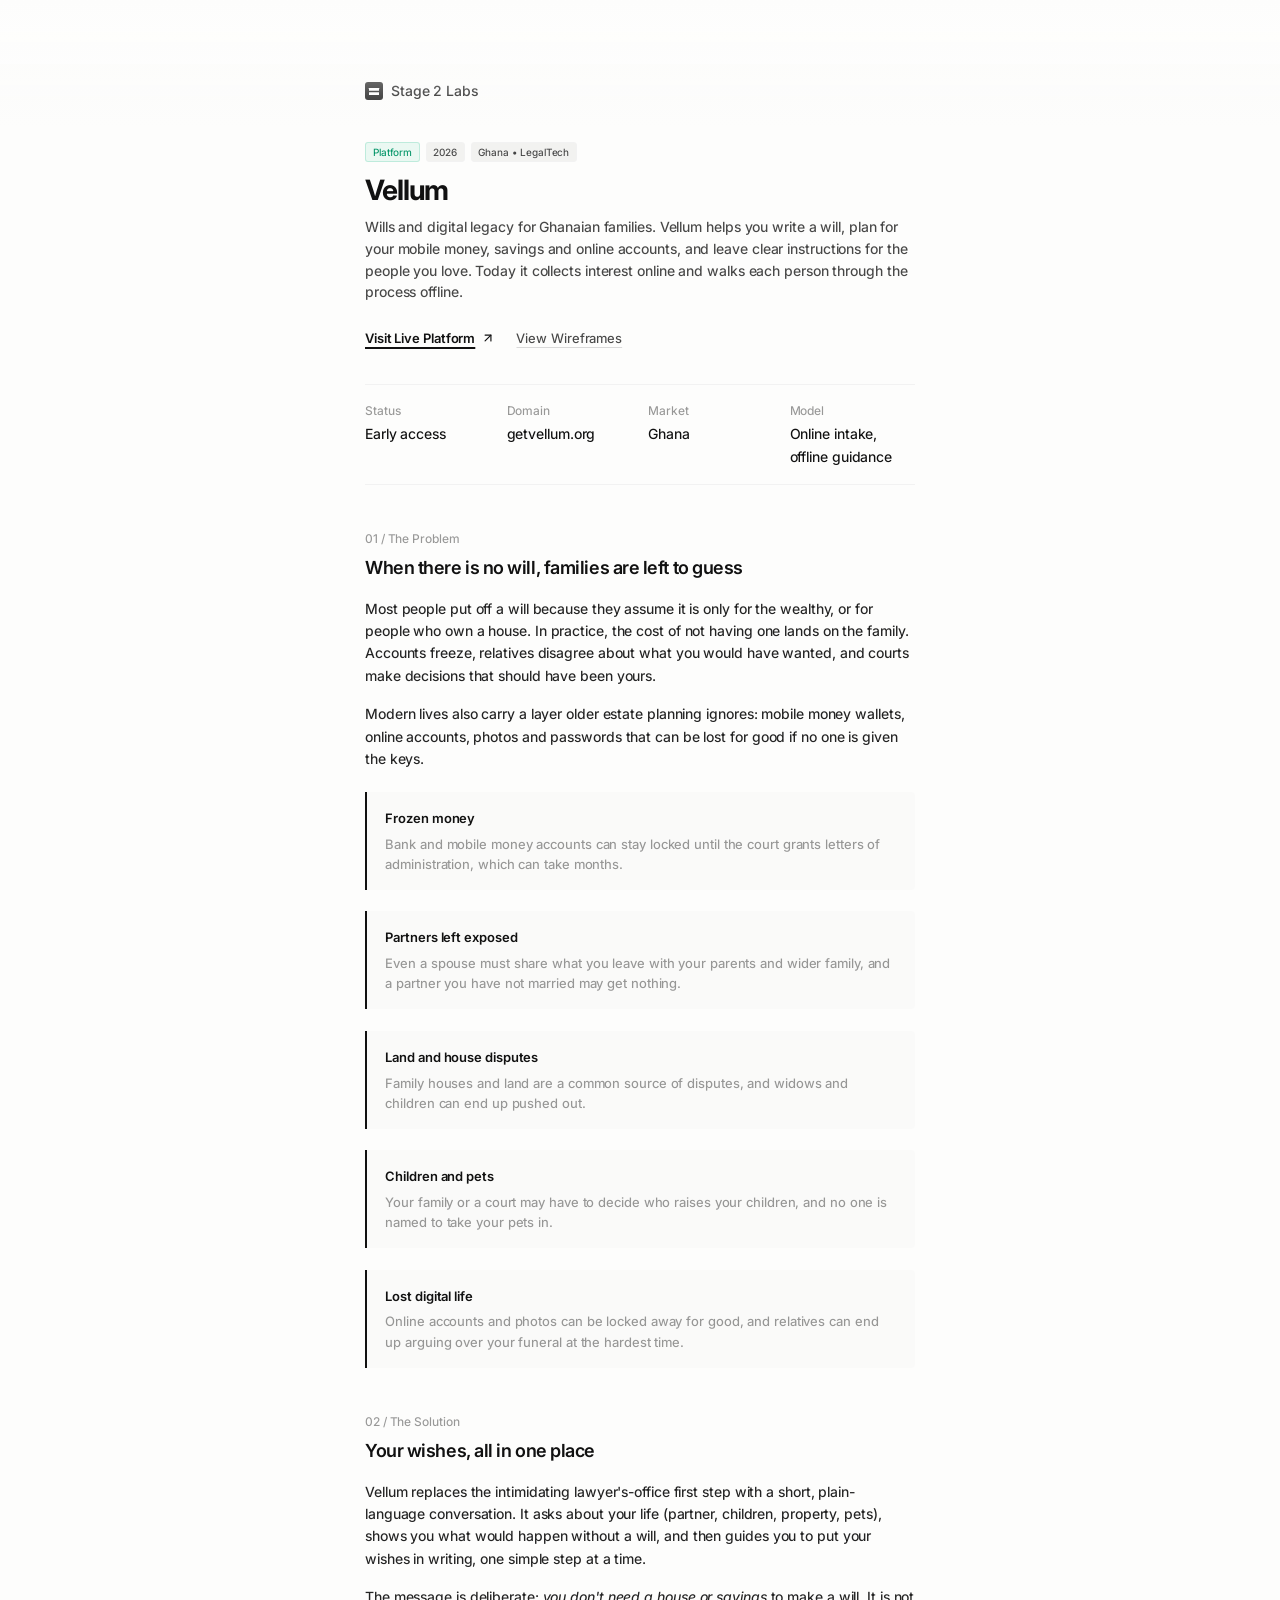
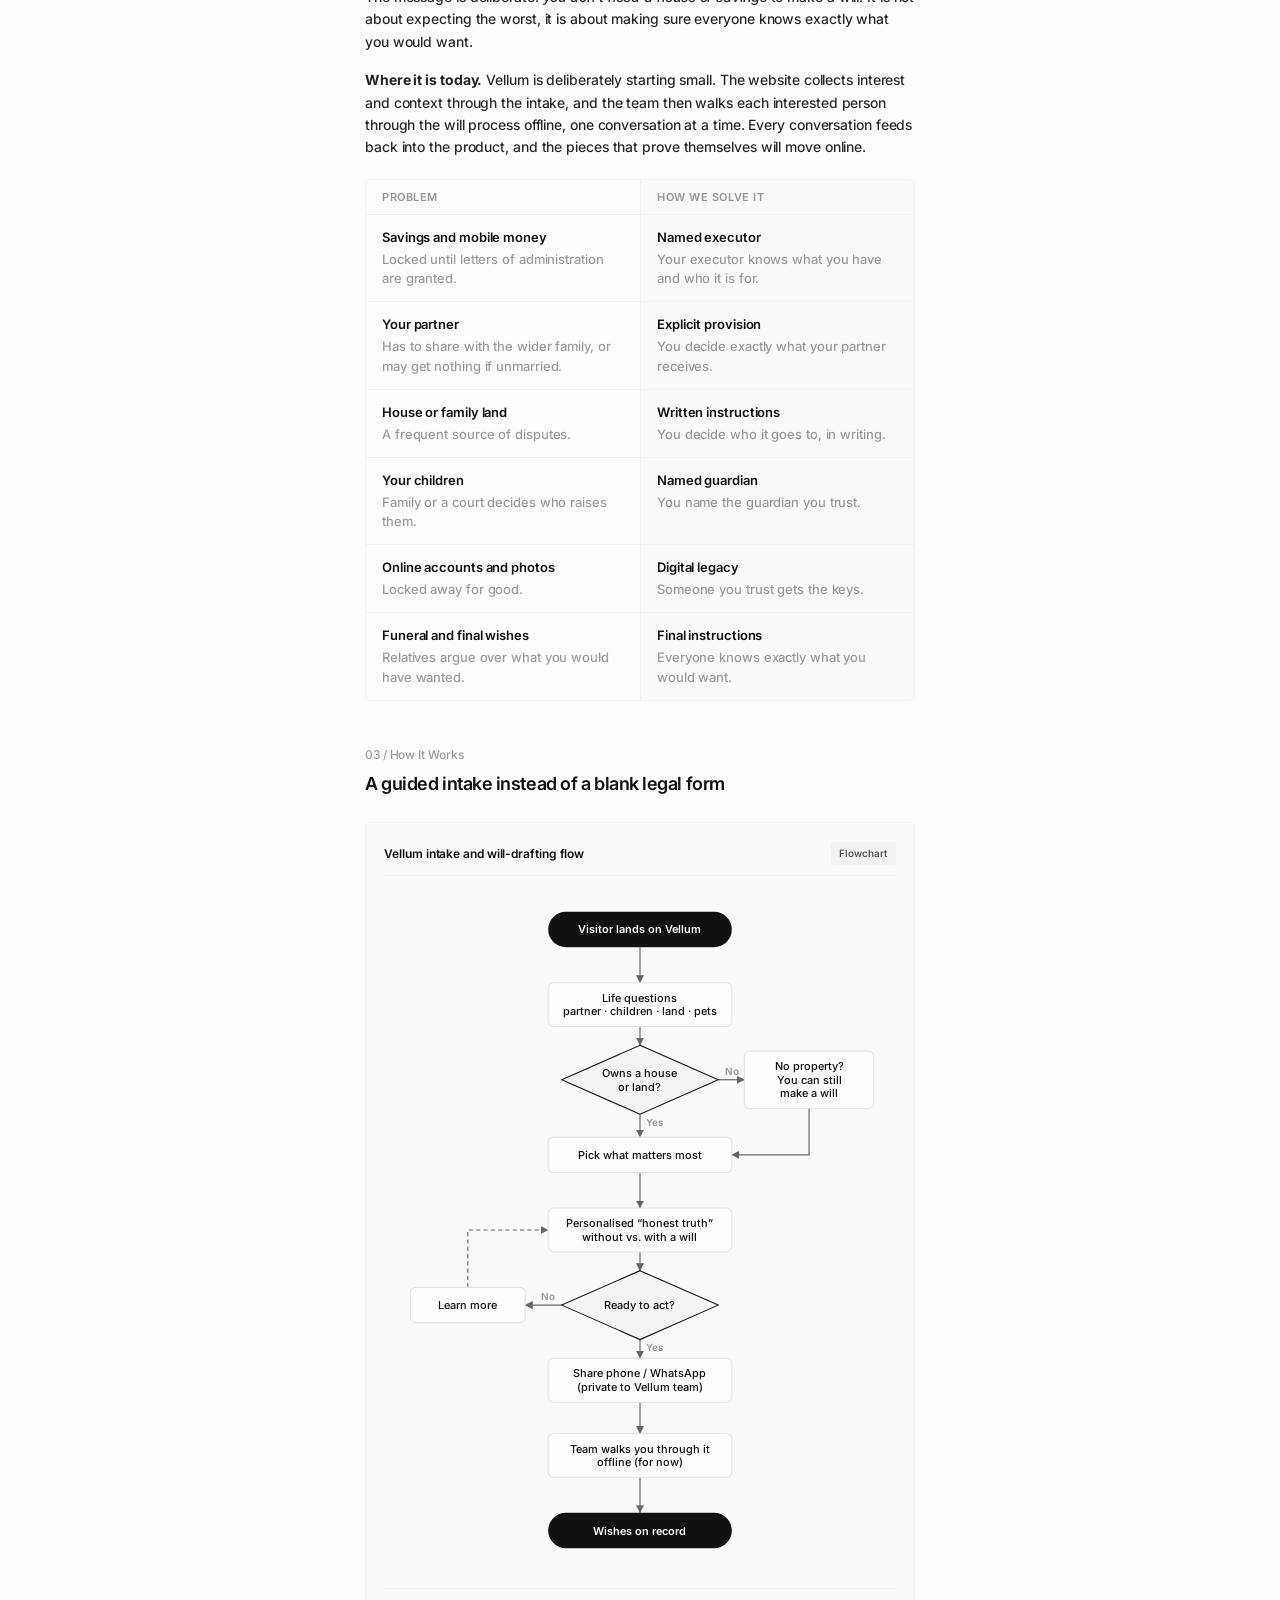
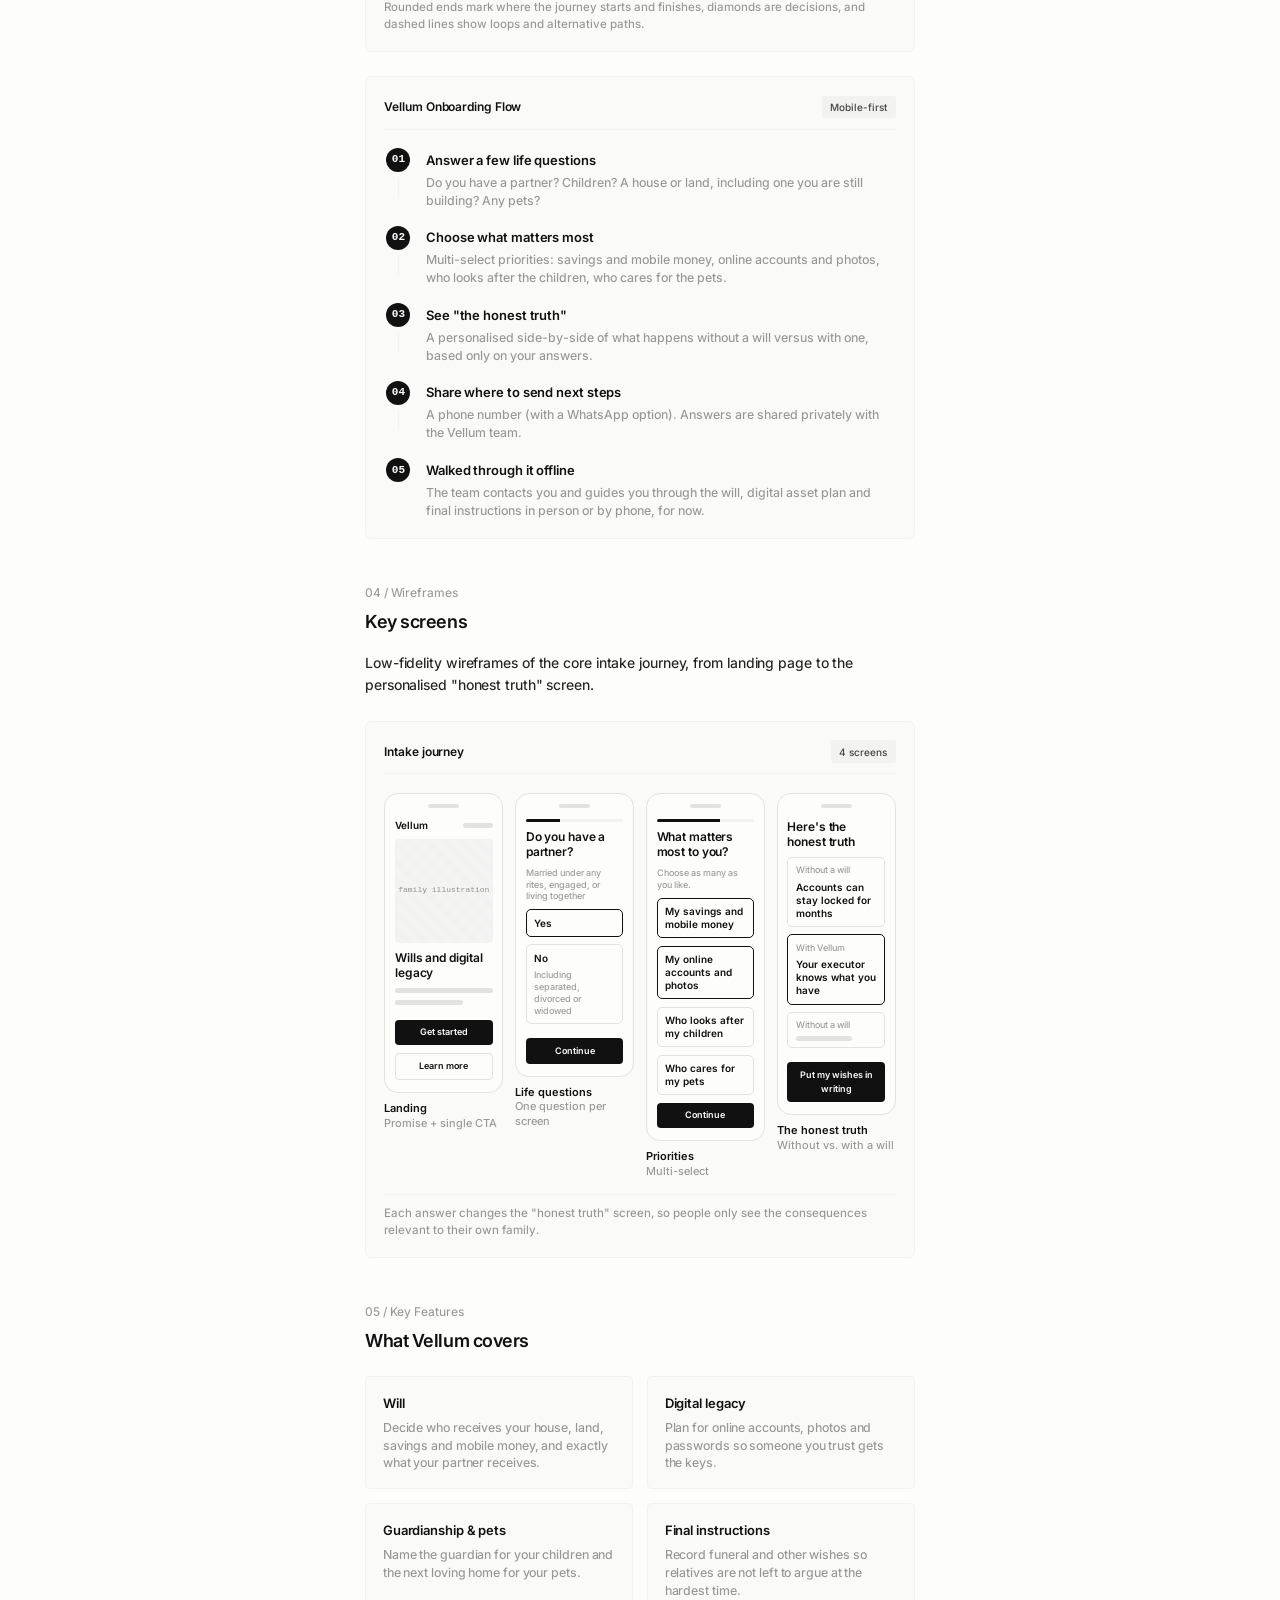
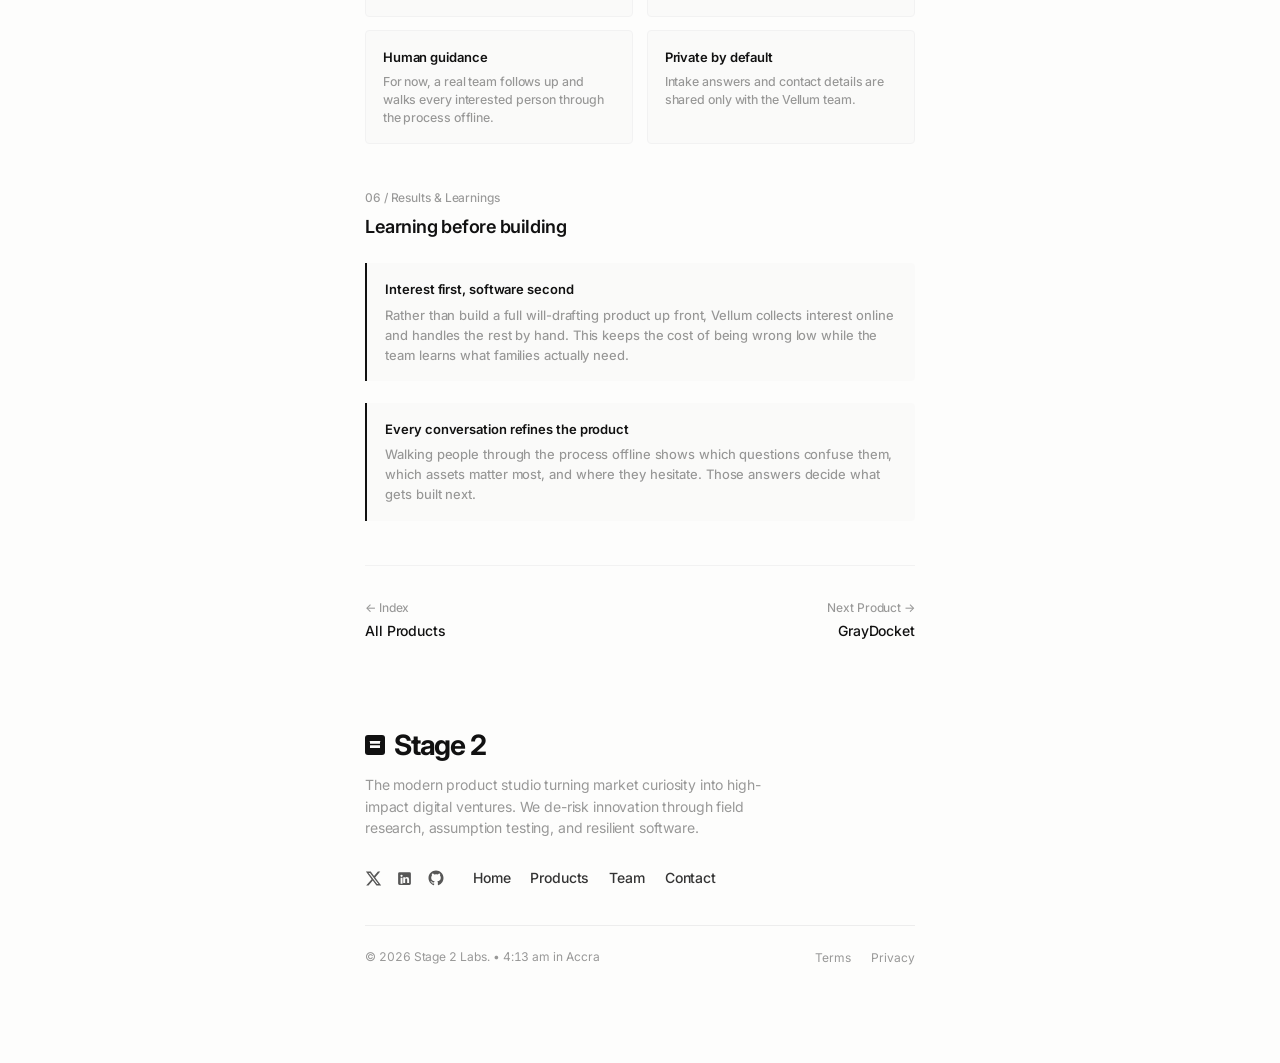
<file: products/vellum.html>
<!DOCTYPE html>
<html lang="en">
<head>
    <meta charset="utf-8">
    <meta name="viewport" content="width=device-width, initial-scale=1, maximum-scale=1, user-scalable=no">
    
    <title>Vellum — Problem, Solution & Wireframes | Stage 2 Labs</title>
    <meta name="title" content="Vellum — Problem, Solution & Wireframes | Stage 2 Labs">
    <meta name="description" content="Vellum helps Ghanaian families create a will, protect digital assets like mobile money and online accounts, and leave clear instructions for loved ones.">
    
    <link rel="icon" type="image/svg+xml" href="../assets/favicon.svg">
    <link rel="preconnect" href="https://fonts.googleapis.com">
    <link rel="preconnect" href="https://fonts.gstatic.com" crossorigin>
    <link href="https://fonts.googleapis.com/css2?family=Inter:wght@400;460;500;600;700;800&display=swap" rel="stylesheet">
    <link rel="stylesheet" href="../assets/css/product-doc.css">
</head>
<body>
    <div class="container">
        <article class="doc-article">
            <!-- Navigation -->
            <nav class="doc-nav">
                <a href="../" class="back-link">
                    <span class="brand-logo" aria-hidden="true" title="Stage 2 Labs">
                        <svg viewBox="0 0 186 126" fill="currentColor">
                            <rect class="bar bar-top" width="186" height="50" rx="4"></rect>
                            <rect class="bar bar-bottom" y="76" width="186" height="50" rx="4"></rect>
                        </svg>
                    </span>
                    Stage 2 Labs
                </a>
            </nav>

            <!-- Header -->
            <header class="doc-header">
                <div class="doc-meta-pills">
                    <span class="doc-pill active">Platform</span>
                    <span class="doc-pill">2026</span>
                    <span class="doc-pill">Ghana • LegalTech</span>
                </div>
                <h1 class="doc-title">Vellum</h1>
                <p class="doc-lead">
                    Wills and digital legacy for Ghanaian families. Vellum helps you write a will, plan for your mobile money, savings and online accounts, and leave clear instructions for the people you love. Today it collects interest online and walks each person through the process offline.
                </p>
                <div class="doc-actions">
                    <a href="https://getvellum.org" target="_blank" rel="noopener noreferrer" class="action-btn-primary">
                        Visit Live Platform
                        <svg width="14" height="14" viewBox="0 0 24 24" fill="none" stroke="currentColor" stroke-width="2" stroke-linecap="round" stroke-linejoin="round">
                            <line x1="7" y1="17" x2="17" y2="7"></line>
                            <polyline points="7 7 17 7 17 17"></polyline>
                        </svg>
                    </a>
                    <a href="#wireframes" class="action-btn-secondary">View Wireframes</a>
                </div>
            </header>

            <!-- Quick Specs -->
            <div class="specs-grid">
                <div class="spec-item">
                    <span class="spec-label">Status</span>
                    <span class="spec-val">Early access</span>
                </div>
                <div class="spec-item">
                    <span class="spec-label">Domain</span>
                    <span class="spec-val">getvellum.org</span>
                </div>
                <div class="spec-item">
                    <span class="spec-label">Market</span>
                    <span class="spec-val">Ghana</span>
                </div>
                <div class="spec-item">
                    <span class="spec-label">Model</span>
                    <span class="spec-val">Online intake, offline guidance</span>
                </div>
            </div>

            <!-- 01. The Problem -->
            <section class="doc-section">
                <div class="section-eyebrow">01 / The Problem</div>
                <h2 class="section-title">When there is no will, families are left to guess</h2>
                <p>
                    Most people put off a will because they assume it is only for the wealthy, or for people who own a house. In practice, the cost of not having one lands on the family. Accounts freeze, relatives disagree about what you would have wanted, and courts make decisions that should have been yours.
                </p>
                <p>
                    Modern lives also carry a layer older estate planning ignores: mobile money wallets, online accounts, photos and passwords that can be lost for good if no one is given the keys.
                </p>

                <div class="callout-box">
                    <div class="callout-title">Frozen money</div>
                    <p>
                        Bank and mobile money accounts can stay locked until the court grants letters of administration, which can take months.
                    </p>
                </div>

                <div class="callout-box">
                    <div class="callout-title">Partners left exposed</div>
                    <p>
                        Even a spouse must share what you leave with your parents and wider family, and a partner you have not married may get nothing.
                    </p>
                </div>

                <div class="callout-box">
                    <div class="callout-title">Land and house disputes</div>
                    <p>
                        Family houses and land are a common source of disputes, and widows and children can end up pushed out.
                    </p>
                </div>

                <div class="callout-box">
                    <div class="callout-title">Children and pets</div>
                    <p>
                        Your family or a court may have to decide who raises your children, and no one is named to take your pets in.
                    </p>
                </div>

                <div class="callout-box">
                    <div class="callout-title">Lost digital life</div>
                    <p>
                        Online accounts and photos can be locked away for good, and relatives can end up arguing over your funeral at the hardest time.
                    </p>
                </div>
            </section>

            <!-- 02. The Solution -->
            <section class="doc-section">
                <div class="section-eyebrow">02 / The Solution</div>
                <h2 class="section-title">Your wishes, all in one place</h2>
                <p>
                    Vellum replaces the intimidating lawyer's-office first step with a short, plain-language conversation. It asks about your life (partner, children, property, pets), shows you what would happen without a will, and then guides you to put your wishes in writing, one simple step at a time.
                </p>
                <p>
                    The message is deliberate: <em>you don't need a house or savings</em> to make a will. It is not about expecting the worst, it is about making sure everyone knows exactly what you would want.
                </p>
                <p>
                    <strong>Where it is today.</strong> Vellum is deliberately starting small. The website collects interest and context through the intake, and the team then walks each interested person through the will process offline, one conversation at a time. Every conversation feeds back into the product, and the pieces that prove themselves will move online.
                </p>

                <div class="ps-table">
                    <div class="ps-row ps-head">
                        <div class="ps-cell">Problem</div>
                        <div class="ps-cell">How we solve it</div>
                    </div>
                    <div class="ps-row">
                        <div class="ps-cell" data-label="Problem"><strong>Savings and mobile money</strong>Locked until letters of administration are granted.</div>
                        <div class="ps-cell" data-label="Solution"><strong>Named executor</strong>Your executor knows what you have and who it is for.</div>
                    </div>
                    <div class="ps-row">
                        <div class="ps-cell" data-label="Problem"><strong>Your partner</strong>Has to share with the wider family, or may get nothing if unmarried.</div>
                        <div class="ps-cell" data-label="Solution"><strong>Explicit provision</strong>You decide exactly what your partner receives.</div>
                    </div>
                    <div class="ps-row">
                        <div class="ps-cell" data-label="Problem"><strong>House or family land</strong>A frequent source of disputes.</div>
                        <div class="ps-cell" data-label="Solution"><strong>Written instructions</strong>You decide who it goes to, in writing.</div>
                    </div>
                    <div class="ps-row">
                        <div class="ps-cell" data-label="Problem"><strong>Your children</strong>Family or a court decides who raises them.</div>
                        <div class="ps-cell" data-label="Solution"><strong>Named guardian</strong>You name the guardian you trust.</div>
                    </div>
                    <div class="ps-row">
                        <div class="ps-cell" data-label="Problem"><strong>Online accounts and photos</strong>Locked away for good.</div>
                        <div class="ps-cell" data-label="Solution"><strong>Digital legacy</strong>Someone you trust gets the keys.</div>
                    </div>
                    <div class="ps-row">
                        <div class="ps-cell" data-label="Problem"><strong>Funeral and final wishes</strong>Relatives argue over what you would have wanted.</div>
                        <div class="ps-cell" data-label="Solution"><strong>Final instructions</strong>Everyone knows exactly what you would want.</div>
                    </div>
                </div>
            </section>

            <!-- 03. How It Works -->
            <section class="doc-section" id="how-it-works">
                <div class="section-eyebrow">03 / How It Works</div>
                <h2 class="section-title">A guided intake instead of a blank legal form</h2>
                <figure class="flow-diagram fc-figure">
                    <div class="flow-header">
                        <span class="flow-title">Vellum intake and will-drafting flow</span>
                        <span class="flow-badge">Flowchart</span>
                    </div>
                    <div class="fc-scroll">
                        <svg class="fc" viewBox="0 0 460 650" role="img" aria-label="Vellum intake and will-drafting flow" xmlns="http://www.w3.org/2000/svg">
                        <defs><marker id="fc-arrow" viewBox="0 0 8 8" refX="7.5" refY="4" markerWidth="7" markerHeight="7" orient="auto-start-reverse"><path class="fc-arrowhead" d="M0 0 L8 4 L0 8 Z"/></marker></defs>
                        <path class="fc-edge" d="M230 51 L230 85" marker-end="url(#fc-arrow)"/>
                        <path class="fc-edge" d="M230 127 L230 145" marker-end="url(#fc-arrow)"/>
                        <path class="fc-edge" d="M230 211 L230 233" marker-end="url(#fc-arrow)"/>
                        <text class="fc-edge-label" x="236" y="222">Yes</text>
                        <path class="fc-edge" d="M305 178 L317.5 178 L317.5 178 L330 178" marker-end="url(#fc-arrow)"/>
                        <text class="fc-edge-label" x="311" y="173">No</text>
                        <path class="fc-edge" d="M392 205.5 L392 250 L318 250" marker-end="url(#fc-arrow)"/>
                        <path class="fc-edge" d="M230 267 L230 301" marker-end="url(#fc-arrow)"/>
                        <path class="fc-edge" d="M230 343 L230 361" marker-end="url(#fc-arrow)"/>
                        <path class="fc-edge" d="M155 394 L137.5 394 L137.5 394 L120 394" marker-end="url(#fc-arrow)"/>
                        <text class="fc-edge-label" text-anchor="end" x="149" y="389">No</text>
                        <path class="fc-edge dashed" d="M65 377 L65 322 L142 322" marker-end="url(#fc-arrow)"/>
                        <path class="fc-edge" d="M230 427 L230 445" marker-end="url(#fc-arrow)"/>
                        <text class="fc-edge-label" x="236" y="438">Yes</text>
                        <path class="fc-edge" d="M230 487 L230 517" marker-end="url(#fc-arrow)"/>
                        <path class="fc-edge" d="M230 559 L230 593" marker-end="url(#fc-arrow)"/>
                        <rect class="fc-term" x="142" y="17" width="176" height="34" rx="17"/>
                        <text class="fc-term-text" text-anchor="middle" dominant-baseline="central"><tspan x="230" y="34">Visitor lands on Vellum</tspan></text>
                        <rect class="fc-proc" x="142" y="85" width="176" height="42" rx="5"/>
                        <text class="fc-text" text-anchor="middle" dominant-baseline="central"><tspan x="230" y="99.5">Life questions</tspan><tspan x="230" y="112.5">partner · children · land · pets</tspan></text>
                        <polygon class="fc-dec" points="230,145 305,178 230,211 155,178"/>
                        <text class="fc-text" text-anchor="middle" dominant-baseline="central"><tspan x="230" y="171.5">Owns a house</tspan><tspan x="230" y="184.5">or land?</tspan></text>
                        <rect class="fc-proc" x="330" y="150.5" width="124" height="55" rx="5"/>
                        <text class="fc-text" text-anchor="middle" dominant-baseline="central"><tspan x="392" y="165">No property?</tspan><tspan x="392" y="178">You can still</tspan><tspan x="392" y="191">make a will</tspan></text>
                        <rect class="fc-proc" x="142" y="233" width="176" height="34" rx="5"/>
                        <text class="fc-text" text-anchor="middle" dominant-baseline="central"><tspan x="230" y="250">Pick what matters most</tspan></text>
                        <rect class="fc-proc" x="142" y="301" width="176" height="42" rx="5"/>
                        <text class="fc-text" text-anchor="middle" dominant-baseline="central"><tspan x="230" y="315.5">Personalised “honest truth”</tspan><tspan x="230" y="328.5">without vs. with a will</tspan></text>
                        <polygon class="fc-dec" points="230,361 305,394 230,427 155,394"/>
                        <text class="fc-text" text-anchor="middle" dominant-baseline="central"><tspan x="230" y="394">Ready to act?</tspan></text>
                        <rect class="fc-proc" x="10" y="377" width="110" height="34" rx="5"/>
                        <text class="fc-text" text-anchor="middle" dominant-baseline="central"><tspan x="65" y="394">Learn more</tspan></text>
                        <rect class="fc-proc" x="142" y="445" width="176" height="42" rx="5"/>
                        <text class="fc-text" text-anchor="middle" dominant-baseline="central"><tspan x="230" y="459.5">Share phone / WhatsApp</tspan><tspan x="230" y="472.5">(private to Vellum team)</tspan></text>
                        <rect class="fc-proc" x="142" y="517" width="176" height="42" rx="5"/>
                        <text class="fc-text" text-anchor="middle" dominant-baseline="central"><tspan x="230" y="531.5">Team walks you through it</tspan><tspan x="230" y="544.5">offline (for now)</tspan></text>
                        <rect class="fc-term" x="142" y="593" width="176" height="34" rx="17"/>
                        <text class="fc-term-text" text-anchor="middle" dominant-baseline="central"><tspan x="230" y="610">Wishes on record</tspan></text>
                        </svg>
                    </div>
                    <figcaption class="wf-caption">Rounded ends mark where the journey starts and finishes, diamonds are decisions, and dashed lines show loops and alternative paths.</figcaption>
                </figure>

                <div class="flow-diagram">
                    <div class="flow-header">
                        <span class="flow-title">Vellum Onboarding Flow</span>
                        <span class="flow-badge">Mobile-first</span>
                    </div>
                    <div class="flow-steps">
                        <div class="flow-step">
                            <div class="step-marker">
                                <span class="step-num">01</span>
                                <span class="step-line"></span>
                            </div>
                            <div class="step-content">
                                <div class="step-title">Answer a few life questions</div>
                                <div class="step-desc">Do you have a partner? Children? A house or land, including one you are still building? Any pets?</div>
                            </div>
                        </div>
                        <div class="flow-step">
                            <div class="step-marker">
                                <span class="step-num">02</span>
                                <span class="step-line"></span>
                            </div>
                            <div class="step-content">
                                <div class="step-title">Choose what matters most</div>
                                <div class="step-desc">Multi-select priorities: savings and mobile money, online accounts and photos, who looks after the children, who cares for the pets.</div>
                            </div>
                        </div>
                        <div class="flow-step">
                            <div class="step-marker">
                                <span class="step-num">03</span>
                                <span class="step-line"></span>
                            </div>
                            <div class="step-content">
                                <div class="step-title">See "the honest truth"</div>
                                <div class="step-desc">A personalised side-by-side of what happens without a will versus with one, based only on your answers.</div>
                            </div>
                        </div>
                        <div class="flow-step">
                            <div class="step-marker">
                                <span class="step-num">04</span>
                                <span class="step-line"></span>
                            </div>
                            <div class="step-content">
                                <div class="step-title">Share where to send next steps</div>
                                <div class="step-desc">A phone number (with a WhatsApp option). Answers are shared privately with the Vellum team.</div>
                            </div>
                        </div>
                        <div class="flow-step flow-step-final">
                            <div class="step-marker">
                                <span class="step-num">05</span>
                            </div>
                            <div class="step-content">
                                <div class="step-title">Walked through it offline</div>
                                <div class="step-desc">The team contacts you and guides you through the will, digital asset plan and final instructions in person or by phone, for now.</div>
                            </div>
                        </div>
                    </div>
                </div>
            </section>

            <!-- 04. Wireframes -->
            <section class="doc-section" id="wireframes">
                <div class="section-eyebrow">04 / Wireframes</div>
                <h2 class="section-title">Key screens</h2>
                <p>
                    Low-fidelity wireframes of the core intake journey, from landing page to the personalised "honest truth" screen.
                </p>

                <figure class="wf">
                    <div class="flow-header">
                        <span class="flow-title">Intake journey</span>
                        <span class="flow-badge">4 screens</span>
                    </div>
                    <div class="wf-screens">
                        <div class="wf-screen">
                            <div class="wf-frame">
                                <div class="wf-row"><span class="wf-t">Vellum</span><span class="wf-ln w30"></span></div>
                                <div class="wf-img tall">family illustration</div>
                                <div class="wf-t lg">Wills and digital legacy</div>
                                <div class="wf-ln"></div>
                                <div class="wf-ln w70"></div>
                                <div class="wf-spacer"></div>
                                <div class="wf-btn">Get started</div>
                                <div class="wf-btn ghost">Learn more</div>
                            </div>
                            <div class="wf-screen-label">Landing<span>Promise + single CTA</span></div>
                        </div>
                        <div class="wf-screen">
                            <div class="wf-frame">
                                <div class="wf-progress"><span style="width:35%"></span></div>
                                <div class="wf-t lg">Do you have a partner?</div>
                                <div class="wf-t sm">Married under any rites, engaged, or living together</div>
                                <div class="wf-box on"><span class="wf-t">Yes</span></div>
                                <div class="wf-box"><span class="wf-t">No</span><span class="wf-t sm">Including separated, divorced or widowed</span></div>
                                <div class="wf-spacer"></div>
                                <div class="wf-btn">Continue</div>
                            </div>
                            <div class="wf-screen-label">Life questions<span>One question per screen</span></div>
                        </div>
                        <div class="wf-screen">
                            <div class="wf-frame">
                                <div class="wf-progress"><span style="width:65%"></span></div>
                                <div class="wf-t lg">What matters most to you?</div>
                                <div class="wf-t sm">Choose as many as you like.</div>
                                <div class="wf-box on"><span class="wf-t">My savings and mobile money</span></div>
                                <div class="wf-box on"><span class="wf-t">My online accounts and photos</span></div>
                                <div class="wf-box"><span class="wf-t">Who looks after my children</span></div>
                                <div class="wf-box"><span class="wf-t">Who cares for my pets</span></div>
                                <div class="wf-btn">Continue</div>
                            </div>
                            <div class="wf-screen-label">Priorities<span>Multi-select</span></div>
                        </div>
                        <div class="wf-screen">
                            <div class="wf-frame">
                                <div class="wf-t lg">Here's the honest truth</div>
                                <div class="wf-box"><span class="wf-t sm">Without a will</span><span class="wf-t">Accounts can stay locked for months</span></div>
                                <div class="wf-box on"><span class="wf-t sm">With Vellum</span><span class="wf-t">Your executor knows what you have</span></div>
                                <div class="wf-box"><span class="wf-t sm">Without a will</span><span class="wf-ln w70"></span></div>
                                <div class="wf-spacer"></div>
                                <div class="wf-btn">Put my wishes in writing</div>
                            </div>
                            <div class="wf-screen-label">The honest truth<span>Without vs. with a will</span></div>
                        </div>
                    </div>
                    <figcaption class="wf-caption">Each answer changes the "honest truth" screen, so people only see the consequences relevant to their own family.</figcaption>
                </figure>
            </section>

            <!-- 05. Key Features -->
            <section class="doc-section">
                <div class="section-eyebrow">05 / Key Features</div>
                <h2 class="section-title">What Vellum covers</h2>
                <div class="feature-cards">
                    <div class="feature-card">
                        <h4>Will</h4>
                        <p>Decide who receives your house, land, savings and mobile money, and exactly what your partner receives.</p>
                    </div>
                    <div class="feature-card">
                        <h4>Digital legacy</h4>
                        <p>Plan for online accounts, photos and passwords so someone you trust gets the keys.</p>
                    </div>
                    <div class="feature-card">
                        <h4>Guardianship & pets</h4>
                        <p>Name the guardian for your children and the next loving home for your pets.</p>
                    </div>
                    <div class="feature-card">
                        <h4>Final instructions</h4>
                        <p>Record funeral and other wishes so relatives are not left to argue at the hardest time.</p>
                    </div>
                    <div class="feature-card">
                        <h4>Human guidance</h4>
                        <p>For now, a real team follows up and walks every interested person through the process offline.</p>
                    </div>
                    <div class="feature-card">
                        <h4>Private by default</h4>
                        <p>Intake answers and contact details are shared only with the Vellum team.</p>
                    </div>
                </div>
            </section>

            <!-- 06. Results &amp; Learnings -->
            <section class="doc-section">
                <div class="section-eyebrow">06 / Results &amp; Learnings</div>
                <h2 class="section-title">Learning before building</h2>
                <div class="callout-box">
                    <div class="callout-title">Interest first, software second</div>
                    <p>
                        Rather than build a full will-drafting product up front, Vellum collects interest online and handles the rest by hand. This keeps the cost of being wrong low while the team learns what families actually need.
                    </p>
                </div>

                <div class="callout-box">
                    <div class="callout-title">Every conversation refines the product</div>
                    <p>
                        Walking people through the process offline shows which questions confuse them, which assets matter most, and where they hesitate. Those answers decide what gets built next.
                    </p>
                </div>
            </section>

            <!-- Pagination -->
            <div class="doc-pagination">
                <a href="../" class="pagination-item">
                    <span class="pagination-dir">← Index</span>
                    <span class="pagination-title">All Products</span>
                </a>
                <a href="graydocket" class="pagination-item next">
                    <span class="pagination-dir">Next Product →</span>
                    <span class="pagination-title">GrayDocket</span>
                </a>
            </div>
        </article>

        <!-- Footer -->
        <footer class="footer">
            <div class="footer-container">
                <div class="footer-brand-wrap">
                    <a href="../" class="footer-brand" aria-label="Stage 2 Labs">
                        <span class="brand-logo footer-logo" aria-hidden="true">
                            <svg viewBox="0 0 186 126" fill="currentColor">
                                <rect class="bar bar-top" width="186" height="50" rx="4"></rect>
                                <rect class="bar bar-bottom" y="76" width="186" height="50" rx="4"></rect>
                            </svg>
                        </span>
                        <span class="footer-brand-text">Stage 2</span>
                    </a>
                </div>

                <p class="footer-desc">
                    The modern product studio turning market curiosity into high-impact digital ventures. We de-risk innovation through field research, assumption testing, and resilient software.
                </p>

                <div class="footer-nav-row">
                    <div class="footer-socials">
                        <a href="https://twitter.com/maxwellcofie" target="_blank" rel="noopener noreferrer" aria-label="X (formerly Twitter)" class="footer-icon-link">
                            <svg width="17" height="17" viewBox="0 0 24 24" fill="currentColor">
                                <path d="M18.244 2.25h3.308l-7.227 8.26 8.502 11.24H16.17l-5.214-6.817L4.99 21.75H1.68l7.73-8.835L1.254 2.25H8.08l4.713 6.231zm-1.161 17.52h1.833L7.084 4.126H5.117z"/>
                            </svg>
                        </a>
                        <a href="https://linkedin.com/in/maxwellcofie" target="_blank" rel="noopener noreferrer" aria-label="LinkedIn" class="footer-icon-link">
                            <svg width="17" height="17" viewBox="0 0 24 24" fill="currentColor">
                                <path d="M19 3a2 2 0 0 1 2 2v14a2 2 0 0 1-2 2H5a2 2 0 0 1-2-2V5a2 2 0 0 1 2-2h14m-.5 15.5v-5.3a3.26 3.26 0 0 0-3.26-3.26c-.85 0-1.84.52-2.28 1.3v-1.11h-2.79v8.37h2.79v-4.93c0-.77.62-1.4 1.39-1.4a1.4 1.4 0 0 1 1.4 1.4v4.93h2.75M6.46 10.9v8.37H9.2V10.9H6.46M7.83 6.55a1.6 1.6 0 0 0-1.6 1.6 1.6 1.6 0 0 0 1.6 1.6 1.6 1.6 0 0 0 1.6-1.6 1.6 1.6 0 0 0-1.6-1.6z"/>
                            </svg>
                        </a>
                        <a href="https://github.com/maxwellcofie" target="_blank" rel="noopener noreferrer" aria-label="GitHub" class="footer-icon-link">
                            <svg width="18" height="18" viewBox="0 0 24 24" fill="currentColor">
                                <path fill-rule="evenodd" clip-rule="evenodd" d="M12 2C6.477 2 2 6.484 2 12.017c0 4.425 2.865 8.18 6.839 9.504.5.092.682-.217.682-.483 0-.237-.008-.868-.013-1.703-2.782.605-3.369-1.343-3.369-1.343-.454-1.158-1.11-1.466-1.11-1.466-.908-.62.069-.608.069-.608 1.003.07 1.53 1.032 1.53 1.032.892 1.53 2.341 1.088 2.91.832.092-.647.35-1.088.636-1.338-2.22-.253-4.555-1.113-4.555-4.951 0-1.093.39-1.988 1.029-2.688-.103-.253-.446-1.272.098-2.65 0 0 .84-.27 2.75 1.026A9.564 9.564 0 0112 6.844c.85.004 1.705.115 2.504.337 1.909-1.296 2.747-1.027 2.747-1.027.546 1.379.202 2.398.1 2.651.64.7 1.028 1.595 1.028 2.688 0 3.848-2.339 4.695-4.566 4.943.359.309.678.92.678 1.855 0 1.338-.012 2.419-.012 2.747 0 .268.18.58.688.482A10.019 10.019 0 0022 12.017C22 6.484 17.522 2 12 2z"/>
                            </svg>
                        </a>
                    </div>
                    <nav class="footer-links" aria-label="Footer Navigation">
                        <a href="../" class="footer-link">Home</a>
                        <a href="../#products" class="footer-link">Products</a>
                        <a href="../team" class="footer-link">Team</a>
                        <a href="mailto:hello@stage2.xyz" class="footer-link">Contact</a>
                    </nav>
                </div>

                <div class="footer-divider"></div>

                <div class="footer-bottom">
                    <p class="footer-copyright">
                        © 2026 Stage 2 Labs. <span class="footer-time">• <span id="accra-time"></span> in Accra</span>
                    </p>
                    <div class="footer-legal">
                        <a href="#" class="footer-legal-link">Terms</a>
                        <a href="#" class="footer-legal-link">Privacy</a>
                    </div>
                </div>
            </div>
        </footer>
    </div>

    <script>
        function updateAccraTime() {
            try {
                const el = document.getElementById('accra-time');
                if (!el) return;
                const now = new Date();
                const timeString = new Intl.DateTimeFormat('en-US', {
                    timeZone: 'Africa/Accra',
                    hour: 'numeric',
                    minute: '2-digit',
                    hour12: true
                }).format(now).toLowerCase();
                el.textContent = timeString;
            } catch (e) {}
        }
        updateAccraTime();
        setInterval(updateAccraTime, 1000);
    </script>
</body>
</html>
</file>
<file: assets/css/product-doc.css>
:root {
    --font-inter: "Inter", system-ui, -apple-system, BlinkMacSystemFont, "Segoe UI", Roboto, "Helvetica Neue", Arial, sans-serif;
    --font-mono: ui-monospace, SFMono-Regular, "SF Mono", Menlo, Consolas, "Liberation Mono", monospace;
    --body-bg: #fdfdfc;
    --body-color: #111111;
    --muted-color: rgba(0, 0, 0, 0.4);
    --border-color: #f2f2f2;
    --border-color-strong: #e2e2de;
    --underline-color: #d9d9d9;
    --underline-hover: #666666;
    --divider-color: #ededed;
    --card-bg: #fafaf9;
    --accent-bg: #f4f4f2;
    --badge-bg: #f2f2f0;
    --badge-color: #444444;
    --link-color: #111111;
    --code-bg: #f5f5f3;
    --callout-border: #111111;
    --lead-color: rgba(0, 0, 0, 0.72);
    --line-btn-border: #d4d4d0;
}

@media (prefers-color-scheme: dark) {
    :root {
        --body-bg: #0d0d0d;
        --body-color: #f2f2f2;
        --muted-color: rgba(255, 255, 255, 0.4);
        --border-color: #1e1e1e;
        --border-color-strong: #2a2a2a;
        --underline-color: #333333;
        --underline-hover: #888888;
        --divider-color: #222222;
        --card-bg: #141414;
        --accent-bg: #181818;
        --badge-bg: #1f1f1f;
        --badge-color: #cccccc;
        --link-color: #ffffff;
        --code-bg: #161616;
        --callout-border: #ffffff;
        --lead-color: rgba(255, 255, 255, 0.75);
        --line-btn-border: #333333;
    }
}

*, *:before, *:after {
    box-sizing: border-box;
    margin: 0;
    padding: 0;
}

html {
    background: var(--body-bg);
    color: var(--body-color);
    font-size: 16px;
    text-rendering: optimizeLegibility;
    -webkit-font-smoothing: antialiased;
    -moz-osx-font-smoothing: grayscale;
}

body {
    font-family: var(--font-inter);
    min-height: 100%;
    overflow-y: scroll;
    line-height: 1.6;
}

/* Container matching landing page */
.container {
    max-width: 36.375rem;
    margin: 0 auto;
    padding: 5rem 1rem 2.5rem;
    position: relative;
}

@media screen and (max-width: 768px) {
    .container {
        padding: 2rem 1.5rem 2.5rem;
    }
}

/* Top soft gradient mask */
.container:before {
    content: "";
    pointer-events: none;
    z-index: 9;
    position: fixed;
    top: 0;
    left: 0;
    right: 0;
    height: 8rem;
    background: linear-gradient(180deg, var(--body-bg) 0%, hsla(0, 0%, 100%, 0) 100%);
}

@media (prefers-color-scheme: dark) {
    .container:before {
        background: linear-gradient(180deg, var(--body-bg) 0%, rgba(13, 13, 13, 0) 100%);
    }
}

@media screen and (max-width: 768px) {
    .container:before {
        height: 2.5rem;
    }
}

/* Stagger In Animation */
@keyframes staggerIn {
    0% {
        opacity: 0;
        transform: translateY(8px);
    }
    100% {
        opacity: 1;
        transform: translateY(0);
    }
}

.doc-article > * {
    animation: staggerIn .5s ease both;
}

.doc-article > :first-child { animation-delay: 0s; }
.doc-article > :nth-child(2) { animation-delay: .05s; }
.doc-article > :nth-child(3) { animation-delay: .1s; }
.doc-article > :nth-child(4) { animation-delay: .15s; }
.doc-article > :nth-child(5) { animation-delay: .2s; }

.footer {
    animation: staggerIn .5s ease both;
    animation-delay: .25s;
}

/* Brand Logo kinetic animations */
.brand-logo {
    display: inline-flex;
    align-items: center;
    justify-content: center;
    width: 1.125rem;
    height: 1.125rem;
    background: #111111;
    border-radius: 3px;
    flex-shrink: 0;
    cursor: pointer;
    overflow: hidden;
    transition: transform 0.2s cubic-bezier(0.16, 1, 0.3, 1), background-color 0.2s ease;
}

.brand-logo:hover {
    transform: scale(1.08);
}

.brand-logo:active {
    transform: scale(0.92);
}

.brand-logo svg {
    width: 10px;
    height: 7px;
    color: #ffffff;
    overflow: visible;
}

.brand-logo .bar {
    transition: transform 0.25s cubic-bezier(0.16, 1, 0.3, 1), opacity 0.2s ease;
}

@keyframes barCycleTop {
    0%, 65%, 100% {
        transform: scaleX(1);
    }
    72% {
        transform: scaleX(0.5);
    }
    80% {
        transform: scaleX(1.05);
    }
    86% {
        transform: scaleX(1);
    }
}

@keyframes barCycleBottom {
    0%, 65%, 100% {
        transform: scaleX(1);
    }
    75% {
        transform: scaleX(0.5);
    }
    83% {
        transform: scaleX(1.05);
    }
    89% {
        transform: scaleX(1);
    }
}

.brand-logo .bar-top {
    animation: barCycleTop 6s ease-in-out infinite;
    transform-origin: left center;
}

.brand-logo .bar-bottom {
    animation: barCycleBottom 6s ease-in-out infinite;
    transform-origin: right center;
}

.brand-logo:hover .bar-top,
.back-link:hover .bar-top,
.footer-brand:hover .bar-top {
    animation: none;
    transform: translateX(18px);
}

.brand-logo:hover .bar-bottom,
.back-link:hover .bar-bottom,
.footer-brand:hover .bar-bottom {
    animation: none;
    transform: translateX(-18px);
}

@media (prefers-color-scheme: dark) {
    .brand-logo {
        background: #f2f2f2;
    }
    .brand-logo svg {
        color: #111111;
    }
}

/* Top Navigation */
.doc-nav {
    display: flex;
    align-items: center;
    justify-content: space-between;
    margin-bottom: 2.5rem;
}

.back-link {
    display: inline-flex;
    align-items: center;
    gap: 0.5rem;
    font-size: .875rem;
    font-weight: 500;
    letter-spacing: -.00563rem;
    color: var(--body-color);
    text-decoration: none;
    transition: opacity 0.15s ease;
}

.back-link:hover {
    opacity: 0.75;
}

.nav-tag {
    font-size: .75rem;
    font-weight: 460;
    letter-spacing: -.00563rem;
    color: var(--muted-color);
}

/* Document Header */
.doc-header {
    margin-bottom: 2rem;
}

.doc-meta-pills {
    display: flex;
    align-items: center;
    gap: 0.35rem;
    flex-wrap: wrap;
    margin-bottom: 0.75rem;
}

.doc-pill {
    font-size: 0.625rem;
    font-weight: 460;
    line-height: 1.25;
    padding: 0.15rem 0.42rem;
    border-radius: 3px;
    background: var(--badge-bg);
    color: var(--badge-color);
    border: 1px solid var(--border-color);
    letter-spacing: -.003rem;
}

.doc-pill.active {
    background: rgba(16, 185, 129, 0.08);
    color: #059669;
    border-color: rgba(16, 185, 129, 0.2);
}

@media (prefers-color-scheme: dark) {
    .doc-pill.active {
        color: #10b981;
        border-color: rgba(16, 185, 129, 0.25);
    }
}

.doc-title {
    font-size: 1.75rem;
    font-weight: 700;
    letter-spacing: -0.04em;
    line-height: 1.15;
    color: var(--body-color);
    margin-bottom: 0.65rem;
}

.doc-lead {
    font-size: .875rem;
    font-weight: 460;
    line-height: 1.55;
    letter-spacing: -.00563rem;
    color: var(--lead-color);
    max-width: 36rem;
    margin-bottom: 1.35rem;
}

.doc-actions {
    display: flex;
    align-items: center;
    gap: 1.35rem;
    flex-wrap: wrap;
}

.action-btn-primary,
.action-btn-secondary {
    display: inline-flex;
    align-items: center;
    gap: 0.35rem;
    background: transparent;
    border: none;
    padding: 0.2rem 0;
    font-size: .8125rem;
    letter-spacing: -.00563rem;
    text-decoration: underline;
    text-underline-offset: 4px;
    cursor: pointer;
    transition: color 0.15s ease, text-decoration-color 0.15s ease, opacity 0.15s ease;
}

.action-btn-primary {
    color: var(--body-color);
    font-weight: 600;
    text-decoration-color: var(--body-color);
    text-decoration-thickness: 1.5px;
}

.action-btn-primary svg {
    transition: transform 0.2s ease;
}

.action-btn-primary:hover {
    opacity: 0.8;
}

.action-btn-primary:hover svg {
    transform: translate(2px, -2px);
}

.action-btn-secondary {
    color: var(--lead-color);
    font-weight: 460;
    text-decoration-color: var(--underline-color);
    text-decoration-thickness: 1px;
}

.action-btn-secondary:hover {
    color: var(--body-color);
    text-decoration-color: var(--body-color);
}

/* Quick Specs Grid - Minimalist tabular style matching landing page */
.specs-grid {
    display: grid;
    grid-template-columns: repeat(4, 1fr);
    gap: 1rem;
    margin-bottom: 2.75rem;
    padding: 1rem 0;
    border-top: 1px solid var(--border-color);
    border-bottom: 1px solid var(--border-color);
    background: transparent;
}

@media screen and (max-width: 640px) {
    .specs-grid {
        grid-template-columns: repeat(2, 1fr);
        gap: 0.85rem;
    }
}

.spec-item {
    display: flex;
    flex-direction: column;
    gap: 0.2rem;
}

.spec-label {
    font-size: .75rem;
    font-weight: 460;
    letter-spacing: -.00563rem;
    color: var(--muted-color);
}

.spec-val {
    font-size: .875rem;
    font-weight: 460;
    letter-spacing: -.00563rem;
    color: var(--body-color);
}

/* Content Sections */
.doc-section {
    margin-bottom: 2.75rem;
}

.section-eyebrow {
    font-size: .75rem;
    font-weight: 460;
    letter-spacing: -.00563rem;
    color: var(--muted-color);
    margin-bottom: 0.35rem;
}

.section-title {
    font-size: 1.125rem;
    font-weight: 600;
    letter-spacing: -0.025em;
    color: var(--body-color);
    margin-bottom: 0.95rem;
}

.doc-section p {
    font-size: .875rem;
    font-weight: 460;
    line-height: 1.6;
    letter-spacing: -.00563rem;
    color: var(--body-color);
    margin-bottom: 1rem;
    opacity: 0.92;
}

.doc-section p.text-muted {
    color: var(--muted-color);
    opacity: 1;
}

/* Benji-style Underlined Links */
.basic-link {
    position: relative;
    display: inline;
    color: inherit;
    font-weight: inherit;
    line-height: inherit;
    text-decoration: none;
    transition: all .2s ease;
}

.basic-link:before {
    pointer-events: none;
    content: "";
    position: absolute;
    bottom: 0;
    left: 0;
    right: 0;
    height: 1px;
    border-radius: 2px;
    background: var(--underline-color);
    opacity: 1;
    transition: inherit;
}

.basic-link:hover:before {
    background: var(--underline-hover);
}

/* Callout Box */
.callout-box {
    margin: 1.35rem 0;
    padding: 1rem 1.15rem;
    background: var(--card-bg);
    border-left: 2px solid var(--body-color);
    border-radius: 0 4px 4px 0;
}

.callout-title {
    font-size: .8125rem;
    font-weight: 600;
    letter-spacing: -.00563rem;
    color: var(--body-color);
    margin-bottom: 0.3rem;
}

.callout-box .basic-link {
    white-space: nowrap;
}

.callout-box p {
    font-size: .8125rem;
    font-weight: 460;
    color: var(--muted-color);
    line-height: 1.55;
    margin-bottom: 0;
    opacity: 1;
}

/* Feature & Architecture Cards */
.feature-cards {
    display: grid;
    grid-template-columns: repeat(2, 1fr);
    gap: 0.85rem;
    margin: 1.25rem 0;
}

@media screen and (max-width: 600px) {
    .feature-cards {
        grid-template-columns: 1fr;
    }
}

.feature-card {
    padding: 1rem 1.05rem;
    background: var(--card-bg);
    border: 1px solid var(--border-color);
    border-radius: 4px;
}

.feature-card h4 {
    font-size: .8125rem;
    font-weight: 600;
    letter-spacing: -.00563rem;
    color: var(--body-color);
    margin-bottom: 0.3rem;
}

.feature-card p {
    font-size: .775rem;
    font-weight: 460;
    color: var(--muted-color);
    line-height: 1.45;
    margin-bottom: 0;
    opacity: 1;
}

/* Bullet Points */
.doc-list {
    list-style: none;
    margin: 0.85rem 0 1.25rem;
    display: flex;
    flex-direction: column;
    gap: 0.65rem;
}

.doc-list li {
    font-size: .875rem;
    font-weight: 460;
    color: var(--body-color);
    line-height: 1.55;
    letter-spacing: -.00563rem;
    position: relative;
    padding-left: 1.15rem;
}

.doc-list li:before {
    content: "•";
    position: absolute;
    left: 0;
    top: -0.05rem;
    color: var(--muted-color);
    font-size: 0.95rem;
}

.doc-list li strong {
    font-weight: 600;
}

/* Code & Architecture Block */
.code-block {
    margin: 1.25rem 0;
    background: var(--code-bg);
    border: 1px solid var(--border-color);
    border-radius: 4px;
    padding: 1rem;
    font-family: var(--font-mono);
    font-size: .775rem;
    line-height: 1.55;
    overflow-x: auto;
    color: var(--body-color);
    white-space: pre-wrap;
    word-break: break-word;
}

.code-header {
    display: flex;
    justify-content: space-between;
    align-items: center;
    margin-bottom: 0.65rem;
    padding-bottom: 0.45rem;
    border-bottom: 1px solid var(--border-color);
    font-size: 0.6875rem;
    text-transform: uppercase;
    letter-spacing: 0.05em;
    color: var(--muted-color);
    white-space: normal;
}

/* Flow & Architecture Diagrams */
.flow-diagram {
    margin: 1.5rem 0;
    background: var(--card-bg);
    border: 1px solid var(--border-color);
    border-radius: 6px;
    padding: 1.15rem;
}

.flow-header {
    display: flex;
    justify-content: space-between;
    align-items: center;
    margin-bottom: 1.15rem;
    padding-bottom: 0.65rem;
    border-bottom: 1px solid var(--border-color);
}

.flow-title {
    font-size: .75rem;
    font-weight: 600;
    letter-spacing: -.00563rem;
    color: var(--body-color);
}

.flow-badge {
    font-size: 0.625rem;
    font-weight: 500;
    padding: 0.15rem 0.45rem;
    border-radius: 3px;
    background: var(--badge-bg);
    color: var(--badge-color);
    border: 1px solid var(--border-color);
}

.flow-steps {
    display: flex;
    flex-direction: column;
    gap: 1rem;
}

.flow-step {
    display: flex;
    gap: 0.85rem;
    align-items: flex-start;
}

.step-marker {
    display: flex;
    flex-direction: column;
    align-items: center;
    min-width: 1.75rem;
}

.step-num {
    display: inline-flex;
    align-items: center;
    justify-content: center;
    width: 1.5rem;
    height: 1.5rem;
    border-radius: 50%;
    background: var(--body-color);
    color: var(--body-bg);
    font-size: 0.6875rem;
    font-weight: 600;
    font-family: var(--font-mono);
}

.step-line {
    flex-grow: 1;
    width: 1px;
    background: var(--border-color);
    margin-top: 0.35rem;
    min-height: 1.25rem;
}

.step-content {
    flex-grow: 1;
    padding-top: 0.1rem;
}

.step-title {
    font-size: .8125rem;
    font-weight: 600;
    color: var(--body-color);
    letter-spacing: -.00563rem;
    margin-bottom: 0.2rem;
}

.step-desc {
    font-size: .775rem;
    font-weight: 460;
    color: var(--muted-color);
    line-height: 1.45;
}

/* Problem → Solution Table */
.ps-table {
    margin: 1.25rem 0;
    border: 1px solid var(--border-color);
    border-radius: 6px;
    overflow: hidden;
}

.ps-row {
    display: grid;
    grid-template-columns: 1fr 1fr;
}

.ps-row + .ps-row {
    border-top: 1px solid var(--border-color);
}

.ps-cell {
    padding: 0.8rem 1rem;
    font-size: .8125rem;
    font-weight: 460;
    line-height: 1.5;
    letter-spacing: -.00563rem;
    color: var(--muted-color);
}

.ps-cell + .ps-cell {
    border-left: 1px solid var(--border-color);
    background: var(--card-bg);
}

.ps-cell strong {
    display: block;
    font-weight: 600;
    color: var(--body-color);
    margin-bottom: 0.15rem;
}

.ps-head .ps-cell {
    padding: 0.55rem 1rem;
    font-size: .6875rem;
    font-weight: 600;
    text-transform: uppercase;
    letter-spacing: 0.05em;
}

@media screen and (max-width: 520px) {
    .ps-row {
        grid-template-columns: 1fr;
    }

    .ps-cell + .ps-cell {
        border-left: 0;
        border-top: 1px dashed var(--border-color);
    }

    .ps-head {
        display: none;
    }

    .ps-cell[data-label]:before {
        content: attr(data-label);
        display: block;
        font-size: .625rem;
        font-weight: 600;
        text-transform: uppercase;
        letter-spacing: 0.05em;
        margin-bottom: 0.2rem;
    }
}

/* Flowcharts */
.fc-scroll {
    overflow-x: auto;
}

.fc {
    display: block;
    width: 100%;
    min-width: 25rem;
    max-width: 30rem;
    height: auto;
    margin: 0 auto;
    font-family: var(--font-inter);
}

/* A narrower layout of the same chart replaces the wide one on phones */
.fc-narrow {
    display: none;
}

@media screen and (max-width: 540px) {
    .fc-wide {
        display: none;
    }

    .fc-narrow {
        display: block;
        min-width: 0;
    }

    .fc-narrow .fc-text,
    .fc-narrow .fc-term-text {
        font-size: 11.5px;
    }

    .fc-narrow .fc-edge-label {
        font-size: 10.5px;
    }
}

.fc-proc {
    fill: var(--body-bg);
    stroke: var(--border-color-strong);
}

.fc-term {
    fill: var(--body-color);
}

.fc-dec {
    fill: var(--accent-bg);
    stroke: var(--body-color);
}

.fc-text,
.fc-term-text {
    font-size: 10.5px;
    font-weight: 500;
    fill: var(--body-color);
}

.fc-term-text {
    font-weight: 600;
    fill: var(--body-bg);
}

.fc-lane {
    font-size: 9.5px;
    font-weight: 600;
    letter-spacing: 0.06em;
    fill: var(--muted-color);
}

.fc-edge {
    fill: none;
    stroke: var(--underline-hover);
    stroke-width: 1.1;
}

.fc-edge.dashed {
    stroke-dasharray: 4 3;
}

.fc-arrowhead {
    fill: var(--underline-hover);
}

.fc-edge-label {
    font-size: 9.5px;
    font-weight: 600;
    fill: var(--muted-color);
}

/* Wireframes */
.wf {
    margin: 1.5rem 0;
    background: var(--card-bg);
    border: 1px solid var(--border-color);
    border-radius: 6px;
    padding: 1.15rem;
}

.wf-screens {
    display: grid;
    grid-template-columns: repeat(4, minmax(0, 1fr));
    gap: 0.75rem;
    align-items: start;
}

@media screen and (max-width: 600px) {
    .wf-screens {
        grid-template-columns: repeat(2, minmax(0, 1fr));
    }
}

.wf-screens.wide {
    grid-template-columns: 1fr;
}

.wf-screen {
    display: flex;
    flex-direction: column;
    gap: 0.5rem;
    min-width: 0;
}

.wf-frame {
    display: flex;
    flex-direction: column;
    gap: 0.45rem;
    min-height: 17rem;
    padding: 0.65rem 0.6rem 0.75rem;
    background: var(--body-bg);
    border: 1px solid var(--border-color-strong);
    border-radius: 14px;
    overflow: hidden;
}

.wf-frame:before {
    content: "";
    align-self: center;
    width: 32%;
    height: 4px;
    border-radius: 3px;
    background: var(--border-color-strong);
    margin-bottom: 0.2rem;
}

.wf-frame.browser {
    min-height: 0;
    border-radius: 6px;
}

.wf-frame.browser:before {
    align-self: flex-start;
    width: 2rem;
    height: 6px;
    background: radial-gradient(circle, var(--border-color-strong) 2.5px, transparent 3px) 0 0 / 10px 6px repeat-x;
}

.wf-screen-label {
    font-size: .6875rem;
    font-weight: 600;
    color: var(--body-color);
    line-height: 1.35;
}

.wf-screen-label span {
    display: block;
    font-weight: 460;
    color: var(--muted-color);
}

.wf-caption {
    margin-top: 0.95rem;
    padding-top: 0.65rem;
    border-top: 1px solid var(--border-color);
    font-size: .725rem;
    font-weight: 460;
    color: var(--muted-color);
    line-height: 1.45;
}

.wf-t {
    overflow-wrap: anywhere;
    font-size: .625rem;
    font-weight: 600;
    line-height: 1.3;
    color: var(--body-color);
}

.wf-t.lg {
    font-size: .75rem;
    letter-spacing: -0.01em;
}

.wf-t.sm {
    font-size: .5625rem;
    font-weight: 460;
    color: var(--muted-color);
}

.wf-ln {
    height: 5px;
    border-radius: 3px;
    background: var(--border-color-strong);
    width: 100%;
}

.wf-ln.w30 { width: 30%; }
.wf-ln.w50 { width: 50%; }
.wf-ln.w70 { width: 70%; }

.wf-img {
    display: flex;
    align-items: center;
    justify-content: center;
    height: 4rem;
    border-radius: 4px;
    background: repeating-linear-gradient(45deg, var(--accent-bg) 0 6px, var(--border-color) 6px 12px);
    border: 1px solid var(--border-color);
    font-family: var(--font-mono);
    font-size: .5rem;
    color: var(--muted-color);
    text-align: center;
}

.wf-img.tall { height: 6.5rem; }
.wf-img.sq { height: 2.5rem; }

.wf-box {
    display: flex;
    flex-direction: column;
    gap: 0.3rem;
    padding: 0.4rem 0.45rem;
    border: 1px solid var(--border-color-strong);
    border-radius: 5px;
}

.wf-box.on {
    border-color: var(--body-color);
}

.wf-row {
    display: flex;
    flex-wrap: wrap;
    align-items: center;
    justify-content: space-between;
    gap: 0.35rem;
}

.wf-row.start {
    flex-wrap: nowrap;
    justify-content: flex-start;
}

.wf-wrap {
    display: flex;
    flex-wrap: wrap;
    gap: 0.25rem;
}

.wf-grid2 {
    display: grid;
    grid-template-columns: 1fr 1fr;
    gap: 0.3rem;
}

.wf-spacer {
    flex-grow: 1;
}

.wf-btn {
    padding: 0.35rem 0.4rem;
    border-radius: 4px;
    background: var(--body-color);
    color: var(--body-bg);
    font-size: .5625rem;
    font-weight: 600;
    text-align: center;
}

.wf-btn.ghost {
    background: transparent;
    color: var(--body-color);
    border: 1px solid var(--border-color-strong);
}

.wf-chip {
    padding: 0.1rem 0.35rem;
    border-radius: 3px;
    background: var(--badge-bg);
    border: 1px solid var(--border-color);
    color: var(--badge-color);
    font-size: .5rem;
    font-weight: 500;
    line-height: 1.4;
}

.wf-chip.on {
    background: var(--body-color);
    border-color: var(--body-color);
    color: var(--body-bg);
}

.wf-input {
    padding: 0.3rem 0.4rem;
    border: 1px dashed var(--border-color-strong);
    border-radius: 4px;
    font-size: .5625rem;
    color: var(--muted-color);
}

.wf-avatar {
    flex-shrink: 0;
    width: 1.1rem;
    height: 1.1rem;
    border-radius: 50%;
    background: var(--border-color-strong);
}

.wf-avatar.lg {
    width: 2rem;
    height: 2rem;
}

.wf-progress {
    height: 3px;
    border-radius: 2px;
    background: var(--border-color);
    overflow: hidden;
}

.wf-progress span {
    display: block;
    height: 100%;
    background: var(--body-color);
}

.wf-qr {
    align-self: center;
    width: 4.5rem;
    height: 4.5rem;
    border: 1px solid var(--border-color-strong);
    border-radius: 4px;
    background:
        conic-gradient(var(--body-color) 25%, transparent 0 50%, var(--body-color) 0 75%, transparent 0) 0 0 / 12px 12px,
        var(--body-bg);
    opacity: 0.85;
}

/* Team Cards */
.team-grid {
    display: grid;
    grid-template-columns: repeat(2, 1fr);
    gap: 0.85rem;
    margin-bottom: 2.75rem;
}

@media screen and (max-width: 600px) {
    .team-grid {
        grid-template-columns: 1fr;
    }
}

.team-card {
    display: flex;
    flex-direction: column;
    gap: 0.2rem;
    padding: 1rem 1.05rem;
    background: var(--card-bg);
    border: 1px solid var(--border-color);
    border-radius: 4px;
}

.team-avatar {
    width: 5rem;
    height: 5rem;
    margin-bottom: 0.75rem;
    border-radius: 50%;
    object-fit: cover;
    background: var(--accent-bg);
    border: 1px solid var(--border-color);
}

.team-name {
    display: flex;
    align-items: center;
    gap: 0.4rem;
    font-size: .875rem;
    font-weight: 600;
    letter-spacing: -.00563rem;
    color: var(--body-color);
}

.team-role {
    font-size: .75rem;
    font-weight: 460;
    letter-spacing: -.00563rem;
    color: var(--muted-color);
}

.team-desc {
    margin-top: 0.35rem;
    font-size: .8125rem;
    font-weight: 460;
    line-height: 1.5;
    letter-spacing: -.00563rem;
    color: var(--body-color);
    opacity: 0.92;
}

.team-links {
    display: flex;
    gap: 0.85rem;
    margin-top: 0.5rem;
    font-size: .75rem;
    font-weight: 460;
}

/* Phones: avatar beside name and role, description full width below */
@media screen and (max-width: 600px) {
    .team-card {
        display: grid;
        grid-template-columns: auto 1fr;
        column-gap: 0.85rem;
        row-gap: 0.15rem;
    }

    .team-avatar {
        grid-row: 1 / span 2;
        width: 3.5rem;
        height: 3.5rem;
        margin-bottom: 0;
    }

    .team-name {
        align-self: end;
    }

    .team-role {
        align-self: start;
    }

    .team-desc,
    .team-links {
        grid-column: 1 / -1;
    }
}

/* Post Pagination */
.doc-pagination {
    display: flex;
    justify-content: space-between;
    align-items: center;
    gap: 1rem;
    padding: 2rem 0;
    margin-top: 2.5rem;
    border-top: 1px solid var(--border-color);
}

.pagination-item {
    text-decoration: none;
    display: flex;
    flex-direction: column;
    gap: 0.2rem;
    max-width: 48%;
}

.pagination-item.next {
    text-align: right;
    align-items: flex-end;
}

.pagination-dir {
    font-size: .75rem;
    font-weight: 460;
    letter-spacing: -.00563rem;
    color: var(--muted-color);
}

.pagination-title {
    font-size: .875rem;
    font-weight: 500;
    letter-spacing: -.00563rem;
    color: var(--body-color);
    transition: opacity 0.15s ease;
}

.pagination-item:hover .pagination-title {
    opacity: 0.65;
}

/* Footer - identical to landing page */
.footer {
    padding: 3.5rem 0 3.5rem;
}

.footer-container {
    max-width: 36.375rem;
    margin: 0 auto;
}

.footer-brand {
    display: inline-flex;
    align-items: center;
    gap: .55rem;
    text-decoration: none;
    color: var(--body-color);
    margin-bottom: 0.95rem;
}

.footer-logo {
    width: 1.25rem;
    height: 1.25rem;
}

.footer-brand-text {
    font-size: 1.75rem;
    font-weight: 700;
    letter-spacing: -0.04em;
    color: var(--body-color);
    line-height: 1;
}

.footer-desc {
    color: var(--muted-color);
    font-size: 0.875rem;
    font-weight: 400;
    line-height: 1.55;
    letter-spacing: -0.01em;
    max-width: 26rem;
    margin-bottom: 1.75rem;
}

.footer-nav-row {
    display: flex;
    align-items: center;
    gap: 1.75rem;
    flex-wrap: wrap;
    margin-bottom: 2.25rem;
}

.footer-socials {
    display: flex;
    align-items: center;
    gap: 0.875rem;
}

.footer-icon-link {
    color: var(--body-color);
    opacity: 0.7;
    display: inline-flex;
    align-items: center;
    justify-content: center;
    text-decoration: none;
    transition: opacity 0.15s ease, transform 0.15s ease;
}

.footer-icon-link:hover {
    opacity: 1;
    transform: translateY(-1px);
}

.footer-links {
    display: flex;
    align-items: center;
    gap: 1.25rem;
    flex-wrap: wrap;
}

.footer-link {
    color: var(--body-color);
    font-size: 0.875rem;
    font-weight: 500;
    letter-spacing: -0.01em;
    text-decoration: none;
    opacity: 0.85;
    transition: opacity 0.15s ease, color 0.15s ease;
}

.footer-link:hover {
    opacity: 1;
    color: var(--body-color);
}

.footer-divider {
    height: 1px;
    background: var(--divider-color);
    width: 100%;
    margin-bottom: 1.35rem;
}

.footer-bottom {
    display: flex;
    align-items: center;
    justify-content: space-between;
    gap: 1rem;
    flex-wrap: wrap;
}

.footer-copyright {
    color: var(--muted-color);
    font-size: 0.75rem;
    font-weight: 400;
    letter-spacing: -0.005em;
    line-height: 1.4;
    font-variant-numeric: tabular-nums;
}

.footer-legal {
    display: flex;
    align-items: center;
    gap: 1.25rem;
}

.footer-legal-link {
    color: var(--muted-color);
    font-size: 0.75rem;
    font-weight: 400;
    text-decoration: none;
    transition: color 0.15s ease;
}

.footer-legal-link:hover {
    color: var(--body-color);
}

@media screen and (max-width: 520px) {
    .footer {
        padding: 2.75rem 0 2.5rem;
    }

    .footer-nav-row {
        gap: 1.25rem;
    }

    .footer-bottom {
        flex-direction: column;
        align-items: flex-start;
        gap: 0.75rem;
    }
}
</file>
